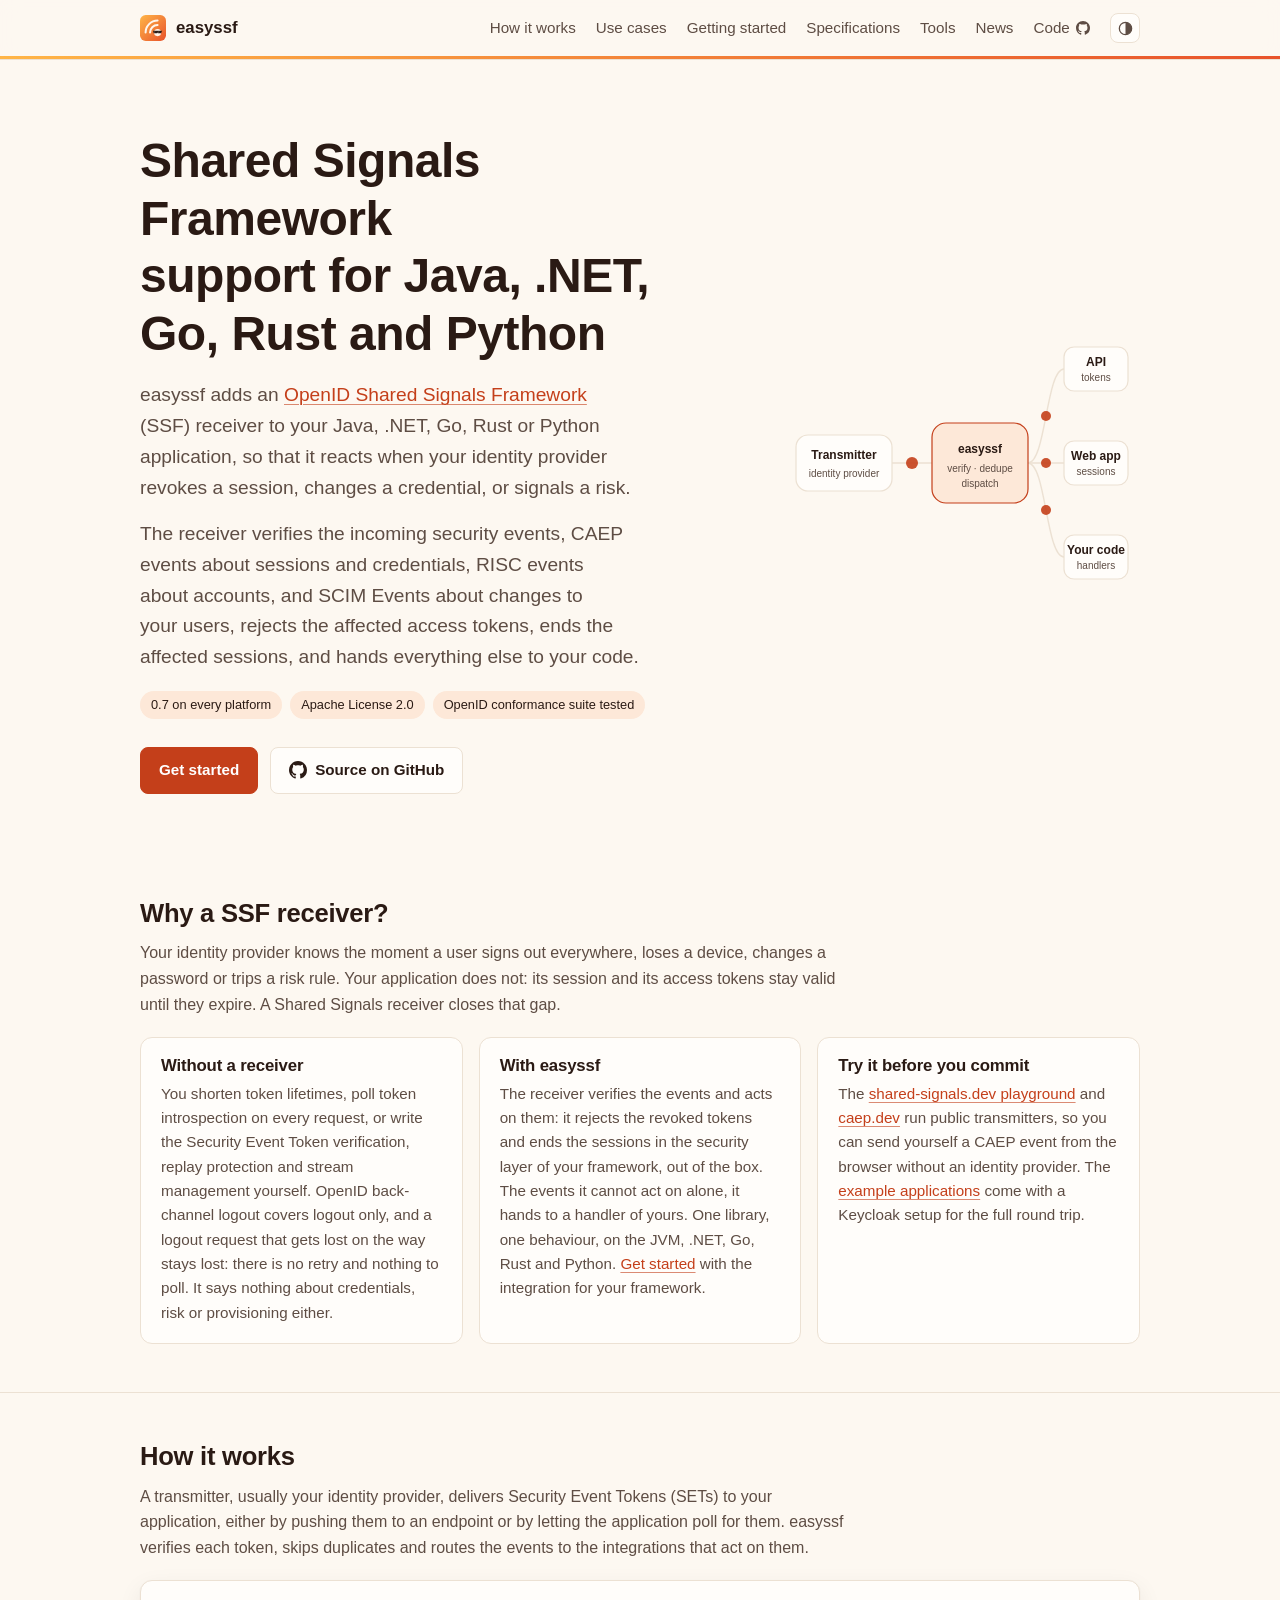
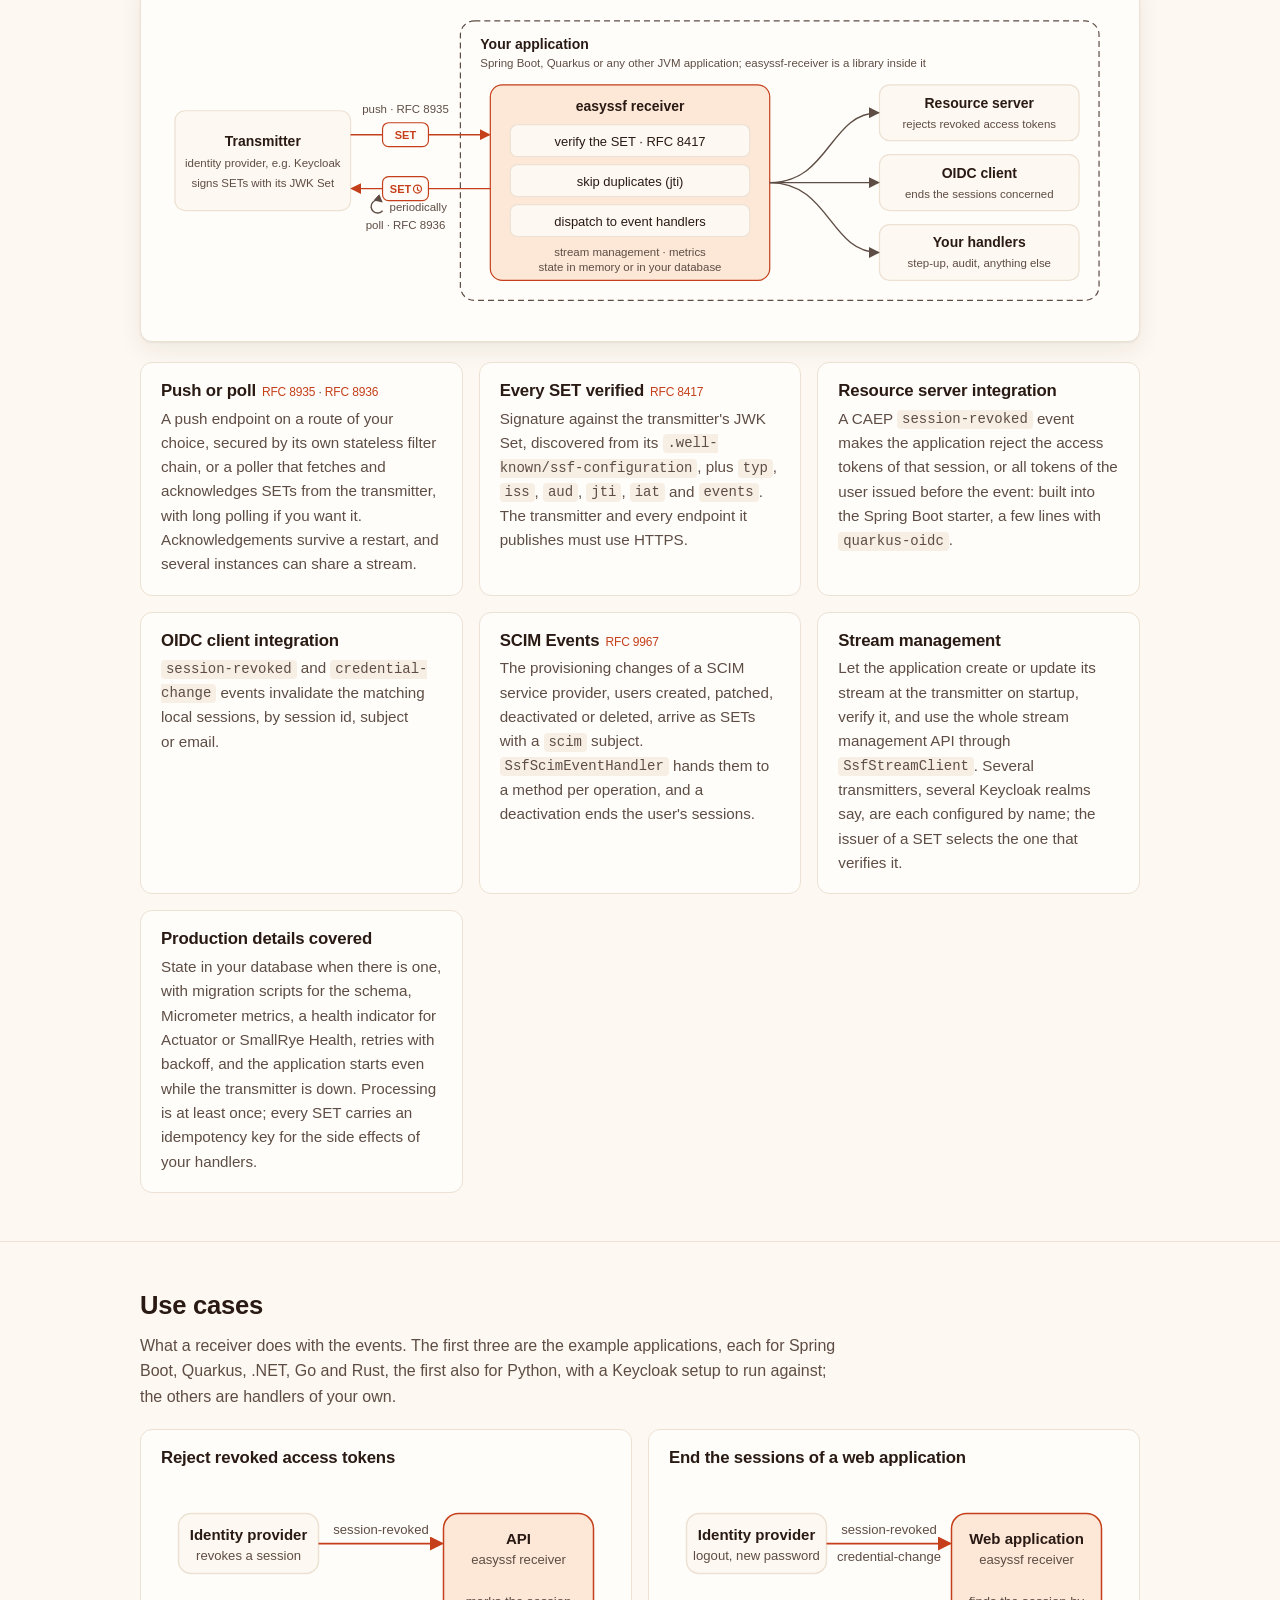
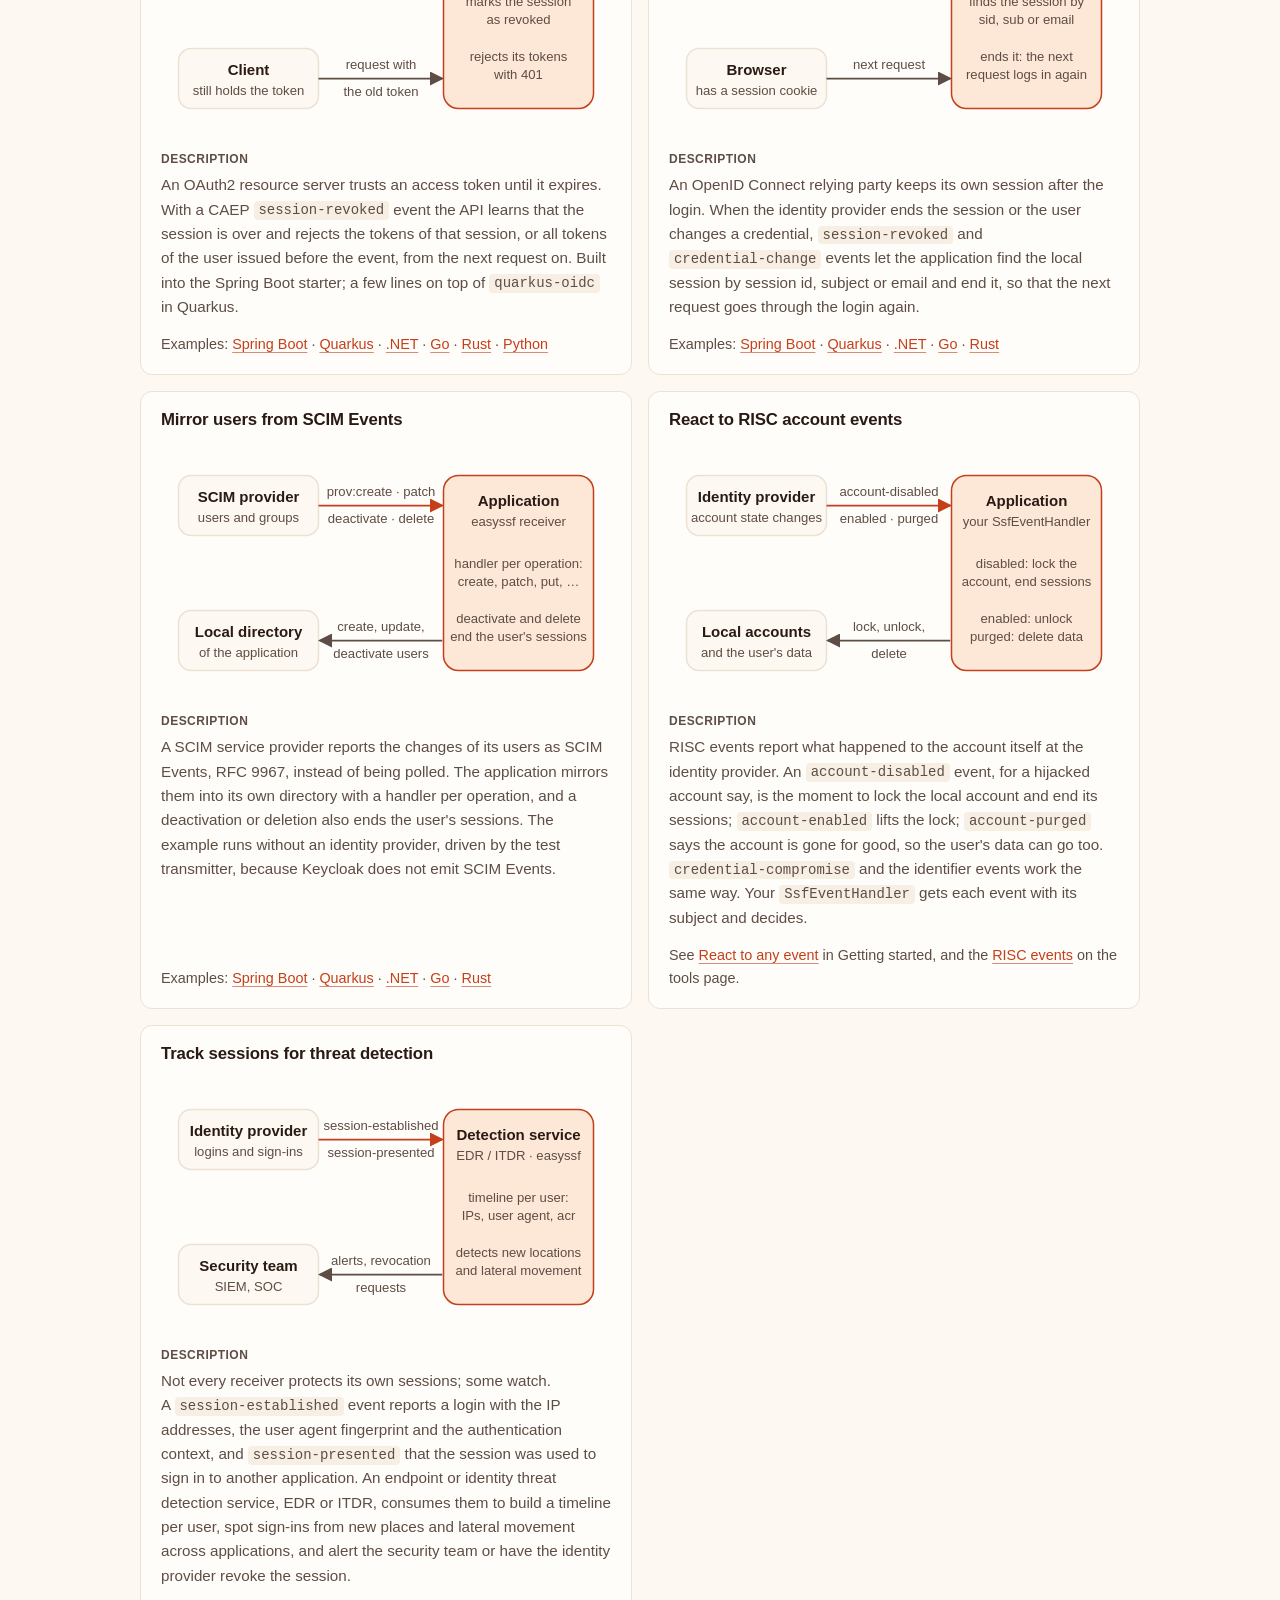
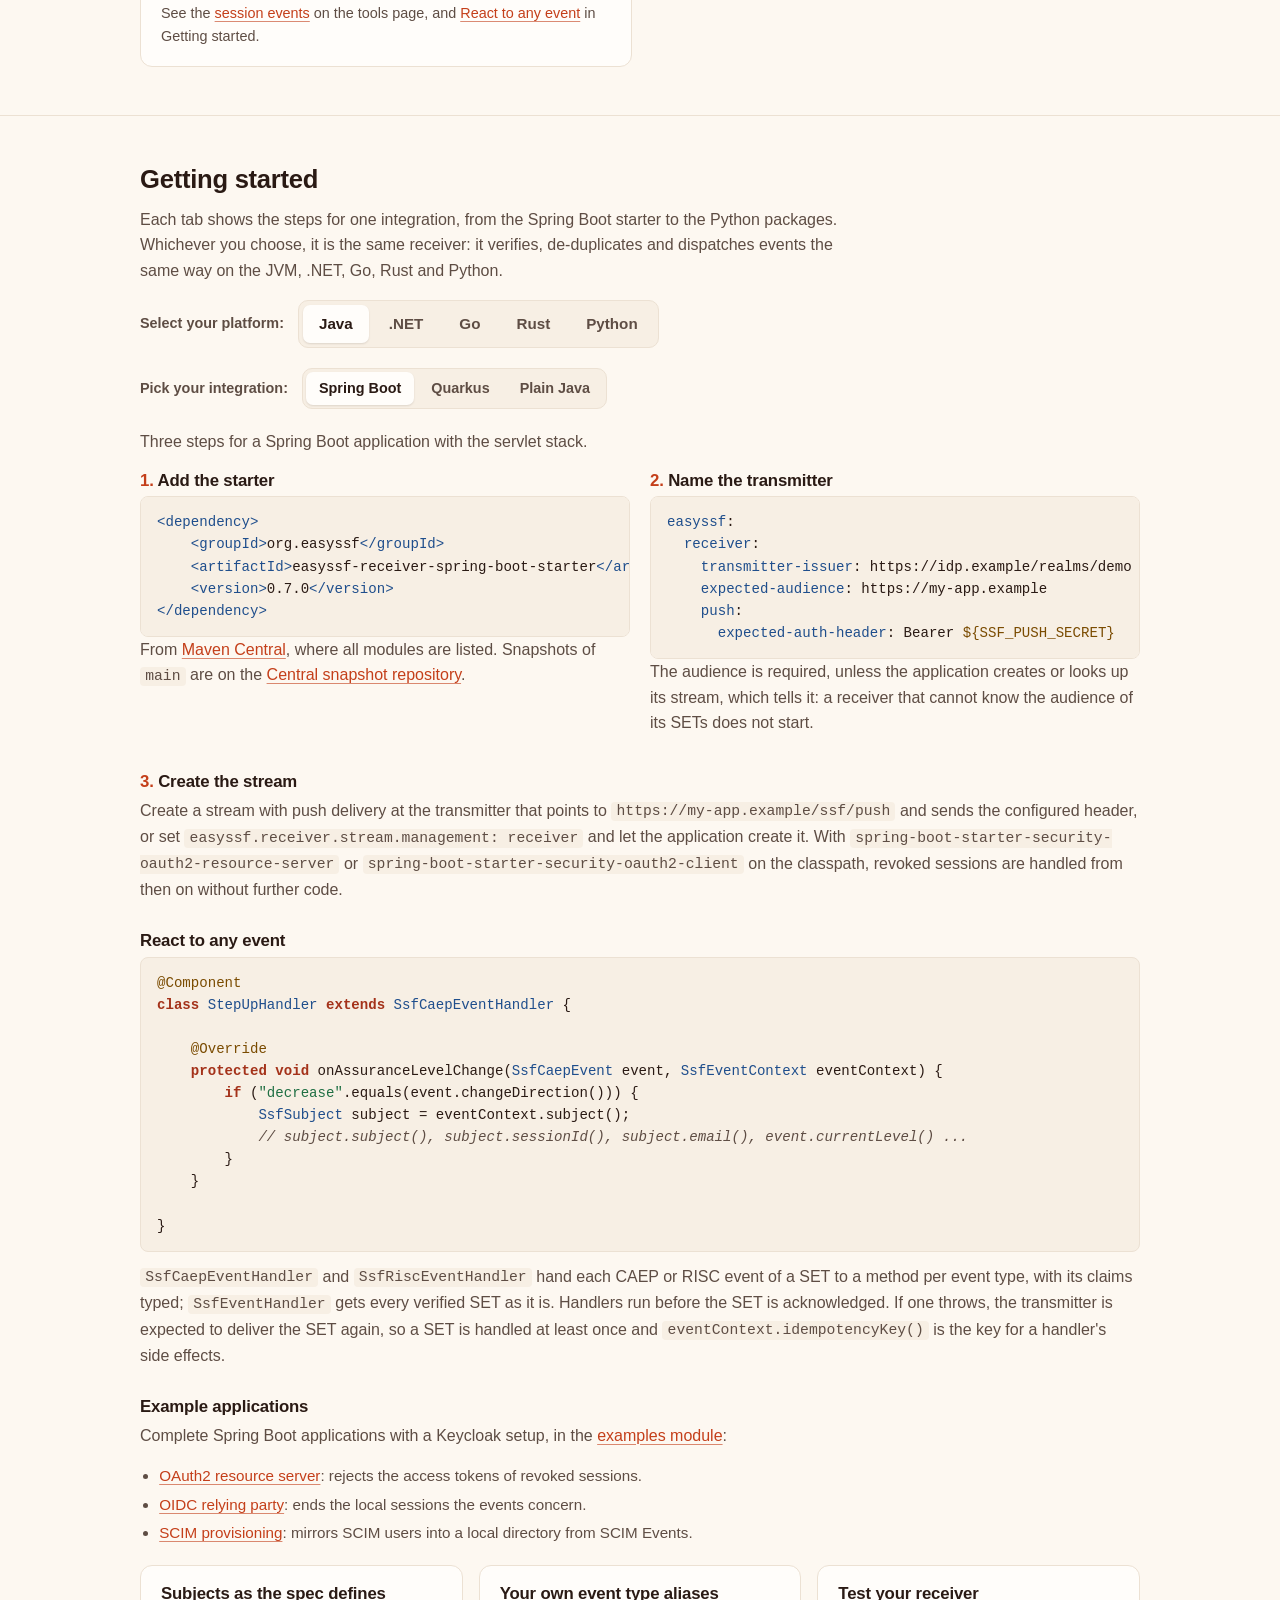
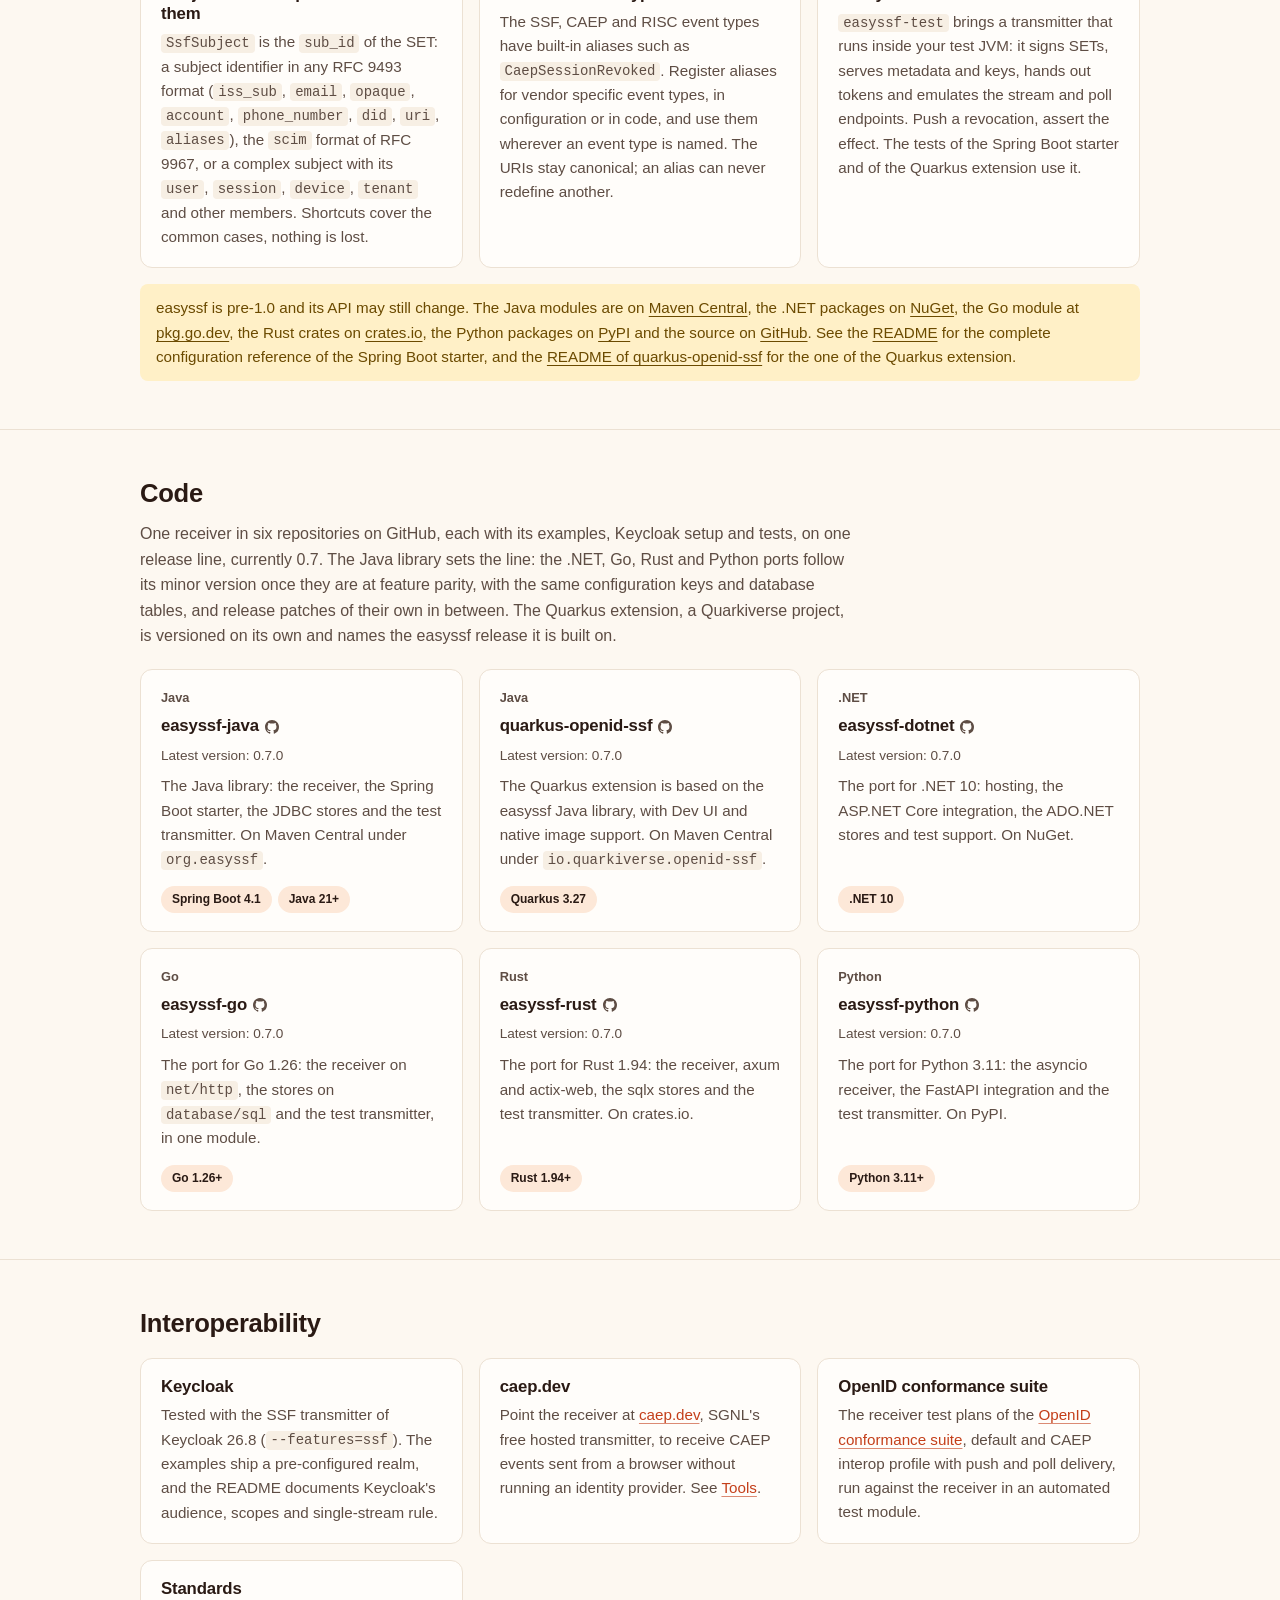
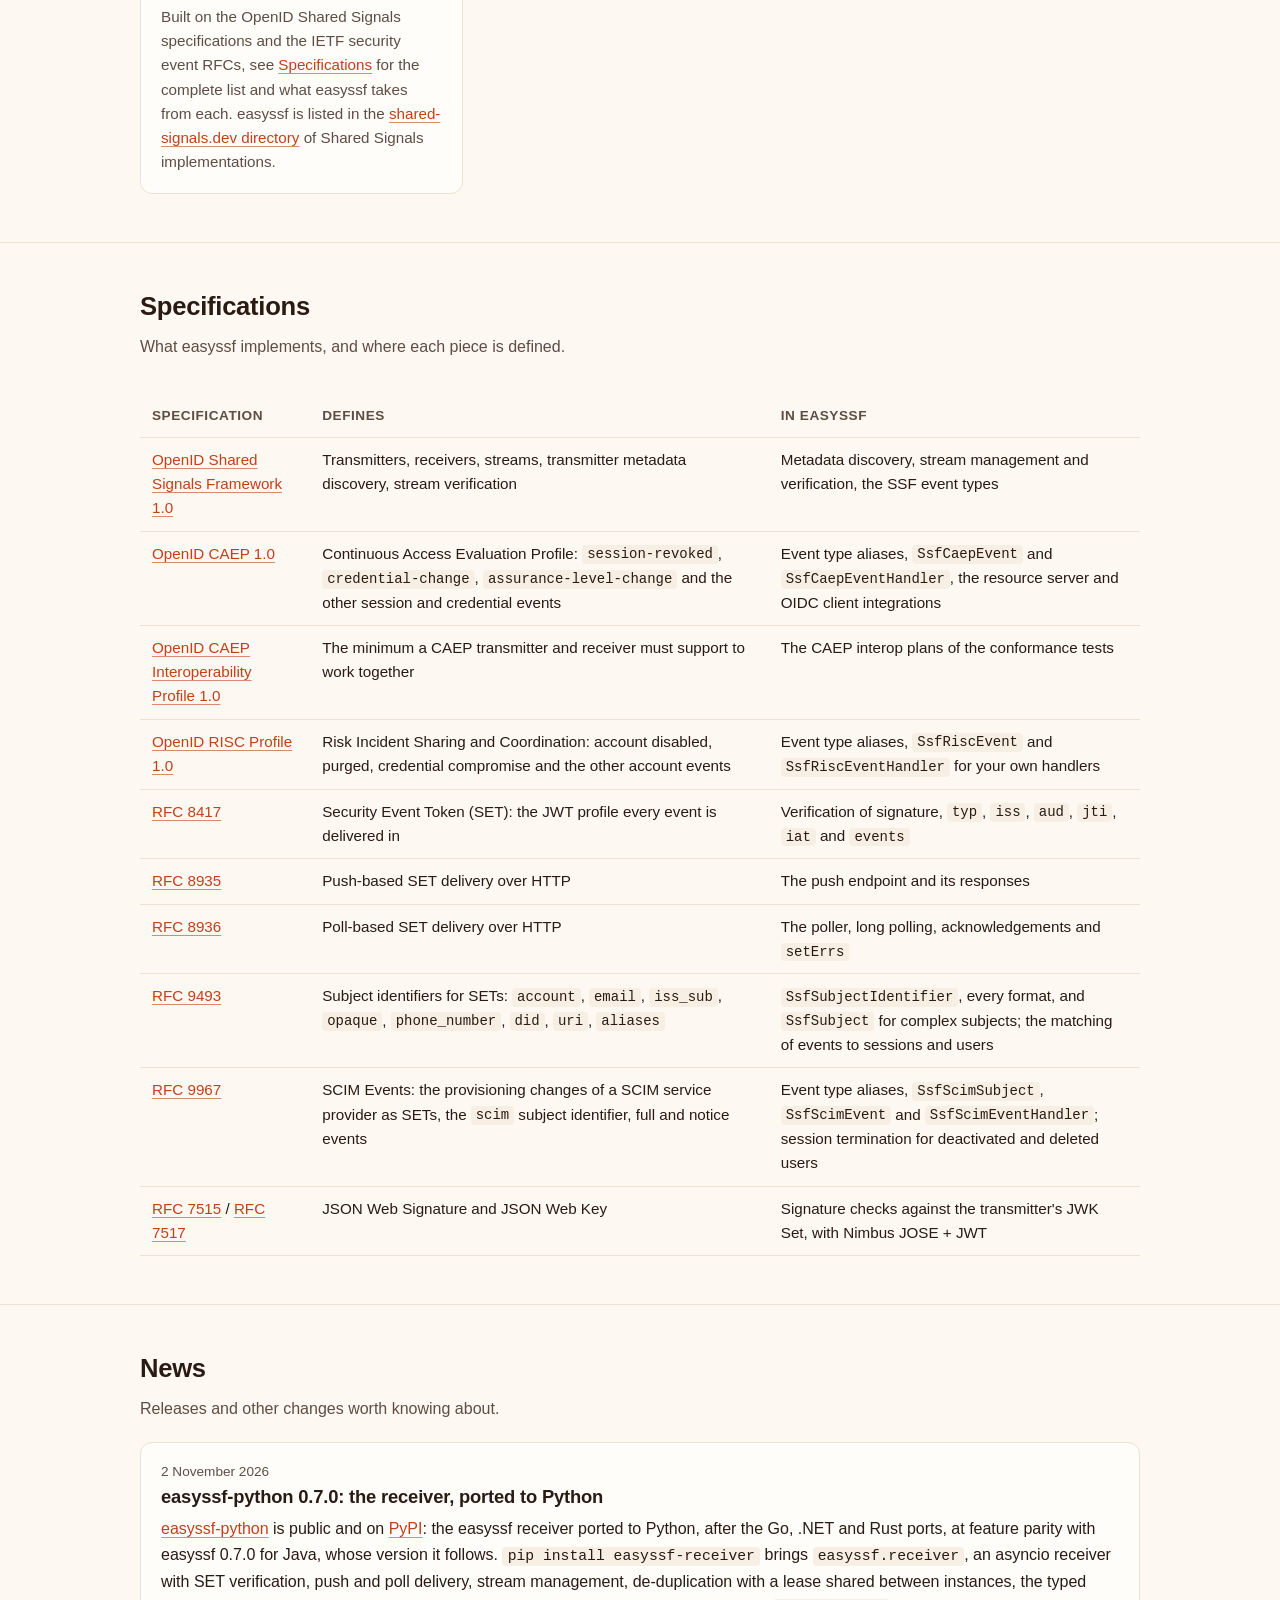
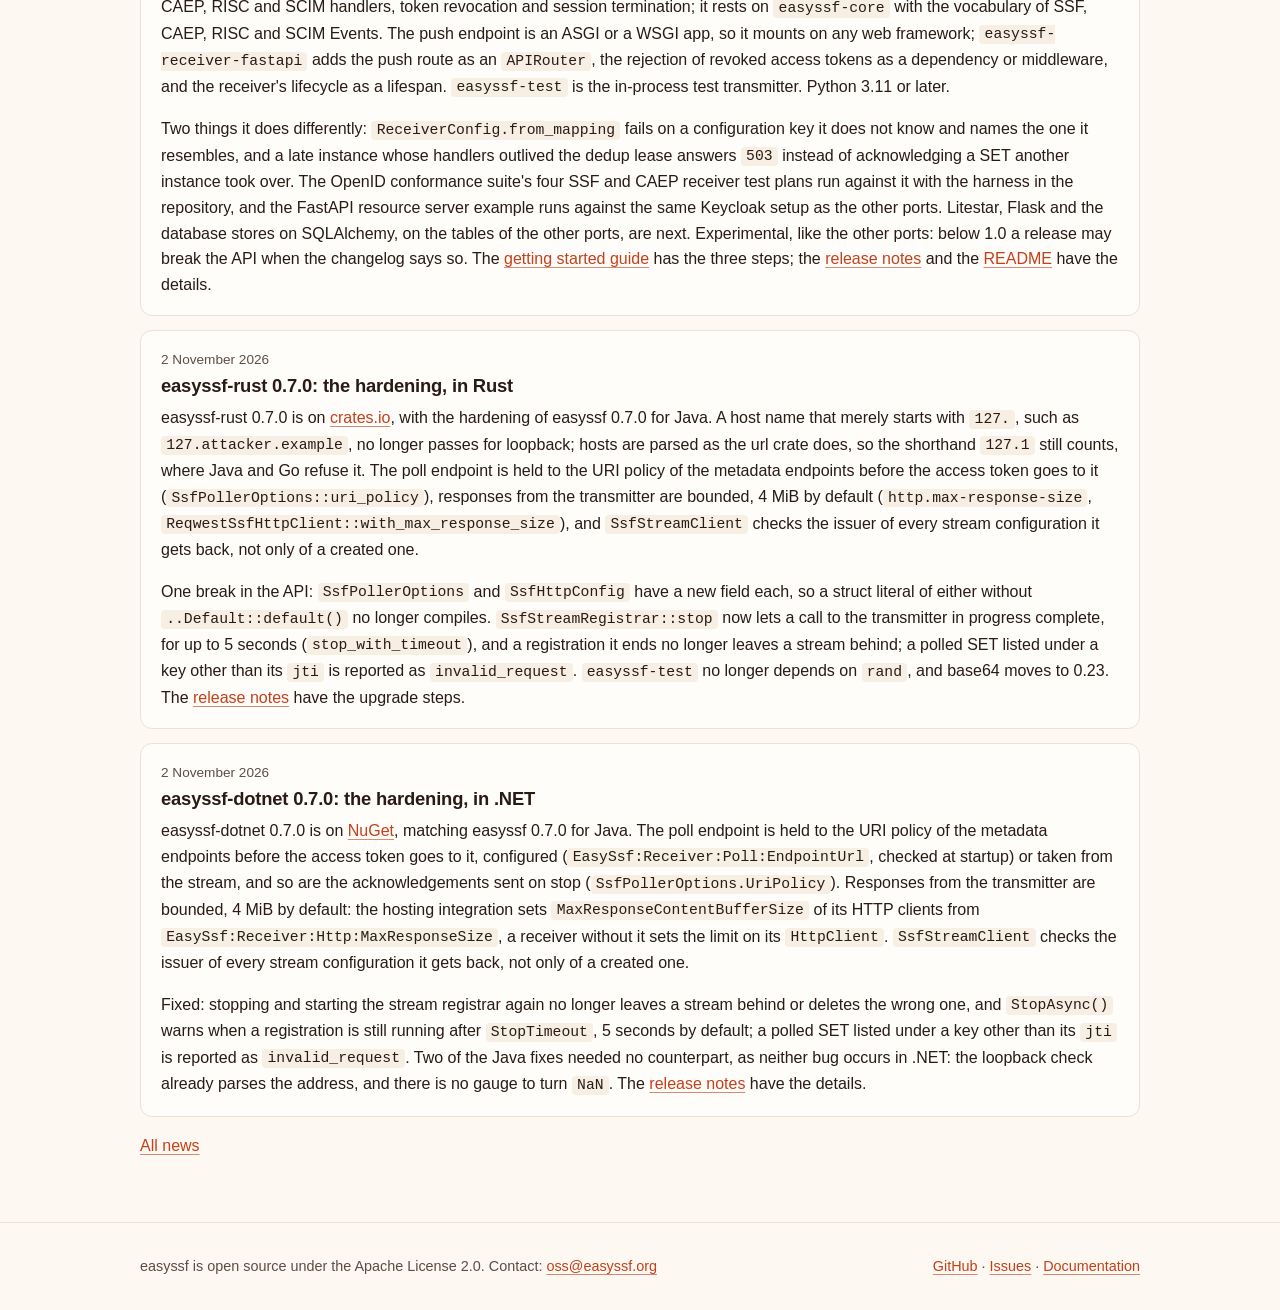
<file: index.html>
<!doctype html>
<html lang="en">
<head>
<meta charset="utf-8">
<meta name="viewport" content="width=device-width, initial-scale=1, viewport-fit=cover">
<title>easyssf · Shared Signals Framework support for Java, .NET, Go, Rust and Python</title>
<meta name="description" content="easyssf adds an OpenID Shared Signals Framework (SSF) receiver to Java, .NET, Go, Rust and Python applications, with a Spring Boot starter, a Quarkus extension, an ASP.NET Core integration, a net/http handler, axum and actix-web crates and a FastAPI integration: it verifies security event tokens, revokes access tokens and ends sessions when the identity provider says so.">
<link rel="icon" href="easyssf-icon.svg" type="image/svg+xml">
<link rel="apple-touch-icon" href="apple-touch-icon.png">
<link rel="canonical" href="https://easyssf.org/">
<meta name="google-site-verification" content="a7IMdQaPry9uSsgeSoEvLAKS5D6eS8xMz1yToHgwkIQ">
<meta name="robots" content="index, follow, max-image-preview:large">
<meta name="theme-color" content="#fdf8f1" media="(prefers-color-scheme: light)">
<meta name="theme-color" content="#171210" media="(prefers-color-scheme: dark)">
<meta property="og:site_name" content="easyssf">
<meta property="og:title" content="easyssf · Shared Signals Framework support for Java, .NET, Go, Rust and Python">
<meta property="og:description" content="Add an OpenID Shared Signals Framework receiver to your Java, .NET, Go, Rust or Python application, Spring Boot, Quarkus, ASP.NET Core, net/http, axum, actix-web and FastAPI included: verified security event tokens, revoked access tokens, ended sessions, tested with the OpenID conformance suite.">
<meta property="og:url" content="https://easyssf.org/">
<meta property="og:type" content="website">
<meta property="og:locale" content="en_US">
<meta property="og:image" content="https://easyssf.org/og-image.png">
<meta property="og:image:width" content="1200">
<meta property="og:image:height" content="630">
<meta property="og:image:alt" content="easyssf: Shared Signals Framework support for Java, .NET, Go, Rust and Python, as a Spring Boot starter, a Quarkus extension, a plain Java library, an ASP.NET Core integration, a Go module, Rust crates and Python packages">
<meta name="twitter:card" content="summary_large_image">
<meta name="twitter:title" content="easyssf · Shared Signals Framework support for Java, .NET, Go, Rust and Python">
<meta name="twitter:description" content="Add an OpenID Shared Signals Framework receiver to your Java, .NET, Go, Rust or Python application, Spring Boot, Quarkus, ASP.NET Core, net/http, axum, actix-web and FastAPI included, tested with the OpenID conformance suite.">
<meta name="twitter:image" content="https://easyssf.org/og-image.png">
<link rel="sitemap" type="application/xml" href="sitemap.xml">
<link rel="stylesheet" href="site.css">
<script>/* the chosen theme, before the first paint */try{var t=localStorage.getItem('easyssf.theme');if(t==='light'||t==='dark'){document.documentElement.setAttribute('data-theme',t);}}catch(e){}</script>
<script type="application/ld+json">
{
  "@context": "https://schema.org",
  "@graph": [
    {
      "@type": "WebSite",
      "@id": "https://easyssf.org/#website",
      "url": "https://easyssf.org/",
      "name": "easyssf",
      "description": "Shared Signals Framework support for Java, .NET, Go, Rust and Python",
      "inLanguage": "en"
    },
    {
      "@type": "SoftwareSourceCode",
      "@id": "https://easyssf.org/#software",
      "name": "easyssf",
      "url": "https://easyssf.org/",
      "codeRepository": "https://github.com/easyssf/easyssf-java",
      "programmingLanguage": "Java",
      "runtimePlatform": ["Java 21", "Spring Boot 4.1", "Quarkus 3.27"],
      "license": "https://www.apache.org/licenses/LICENSE-2.0",
      "description": "A library that adds an OpenID Shared Signals Framework (SSF) receiver to Java, .NET, Go, Rust and Python applications, with a Spring Boot starter, a Quarkus extension, an ASP.NET Core integration, a net/http handler, axum and actix-web crates and a FastAPI integration: it verifies security event tokens, revokes access tokens and ends sessions when the identity provider says so.",
      "keywords": ["Shared Signals Framework", "SSF", "CAEP", "RISC", "SCIM Events", "Security Event Token", "OpenID", "Spring Boot", "Quarkus", "Java", ".NET", "Go", "Rust", "Python", "FastAPI", "Keycloak"],
      "about": [
        {"@type": "Thing", "name": "OpenID Shared Signals Framework 1.0", "url": "https://openid.net/specs/openid-sharedsignals-framework-1_0.html"},
        {"@type": "Thing", "name": "OpenID CAEP 1.0", "url": "https://openid.net/specs/openid-caep-1_0.html"},
        {"@type": "Thing", "name": "OpenID RISC Profile 1.0", "url": "https://openid.net/specs/openid-risc-1_0.html"},
        {"@type": "Thing", "name": "RFC 9967 SCIM Events", "url": "https://www.rfc-editor.org/rfc/rfc9967"}
      ]
    }
  ]
}
</script>
</head>
<body>

<header class="site">
  <div class="wrap">
    <a class="brand" href="#top" aria-label="easyssf">
      <img src="easyssf-icon.svg" alt="" width="26" height="26">
      easyssf
    </a>
    <nav class="top">
      <a href="#how">How it works</a>
      <a href="#usecases" class="hide-xs">Use cases</a>
      <a href="#start" class="hide-xs">Getting started</a>
      <a href="#specs" class="hide-sm">Specifications</a>
      <a href="tools.html">Tools</a>
      <a href="#news">News</a>
      <a href="#code">Code <svg class="gh" width="14" height="14" viewBox="0 0 16 16" aria-hidden="true"><path fill="currentColor" d="M8 0C3.58 0 0 3.58 0 8c0 3.54 2.29 6.53 5.47 7.59.4.07.55-.17.55-.38 0-.19-.01-.82-.01-1.49-2.01.37-2.53-.49-2.69-.94-.09-.23-.48-.94-.82-1.13-.28-.15-.68-.52-.01-.53.63-.01 1.08.58 1.23.82.72 1.21 1.87.87 2.33.66.07-.52.28-.87.51-1.07-1.78-.2-3.64-.89-3.64-3.95 0-.87.31-1.59.82-2.15-.08-.2-.36-1.02.08-2.12 0 0 .67-.21 2.2.82.64-.18 1.32-.27 2-.27.68 0 1.36.09 2 .27 1.53-1.04 2.2-.82 2.2-.82.44 1.1.16 1.92.08 2.12.51.56.82 1.27.82 2.15 0 3.07-1.87 3.75-3.65 3.95.29.25.54.73.54 1.48 0 1.07-.01 1.93-.01 2.2 0 .21.15.46.55.38A8.01 8.01 0 0 0 16 8c0-4.42-3.58-8-8-8z"/></svg></a>
      <button type="button" class="theme-toggle" data-theme-toggle aria-label="Theme: follows the system" title="Theme: follows the system">
        <svg class="icon-auto" viewBox="0 0 20 20" aria-hidden="true"><circle cx="10" cy="10" r="7.25" fill="none" stroke="currentColor" stroke-width="1.5"/><path d="M10 2.75a7.25 7.25 0 0 1 0 14.5z" fill="currentColor"/></svg>
        <svg class="icon-sun" viewBox="0 0 20 20" aria-hidden="true"><circle cx="10" cy="10" r="3.75" fill="none" stroke="currentColor" stroke-width="1.5"/><path d="M10 1.5v2.5M10 16v2.5M1.5 10H4M16 10h2.5M4 4l1.8 1.8M14.2 14.2 16 16M4 16l1.8-1.8M14.2 5.8 16 4" fill="none" stroke="currentColor" stroke-width="1.5" stroke-linecap="round"/></svg>
        <svg class="icon-moon" viewBox="0 0 20 20" aria-hidden="true"><path d="M16.5 12.2A7 7 0 0 1 7.8 3.5a7 7 0 1 0 8.7 8.7z" fill="none" stroke="currentColor" stroke-width="1.5" stroke-linejoin="round"/></svg>
      </button>
    </nav>
  </div>
</header>

<main id="top">

<div class="hero wrap">
<div class="hero-text">
  <h1>Shared Signals Framework<br>support for Java, .NET, Go, Rust&nbsp;and&nbsp;Python</h1>
  <p class="lead">easyssf adds an <a href="https://openid.net/specs/openid-sharedsignals-framework-1_0.html">OpenID
    Shared Signals Framework</a> (SSF) receiver to your Java, .NET, Go, Rust or Python application, so that it reacts when your identity
    provider revokes a session, changes a credential, or signals a risk.</p>
  <p class="lead">The receiver verifies the incoming security events, CAEP events about sessions and credentials, RISC events about
    accounts, and SCIM Events about changes to your users, rejects the affected access tokens, ends the affected
    sessions, and hands everything else to your code.</p>
  <div class="badges">
    <a class="badge" href="#code">0.7 on every platform</a>
    <span class="badge">Apache License 2.0</span>
    <a class="badge" href="https://github.com/easyssf/easyssf-java/tree/main/easyssf-receiver-spring-boot-conformance-tests">OpenID conformance suite tested</a>
  </div>
  <div class="cta">
    <a class="btn primary" href="#start">Get started</a>
    <a class="btn" href="https://github.com/easyssf/easyssf-java">
      <svg viewBox="0 0 16 16" aria-hidden="true"><path fill="currentColor" d="M8 0C3.58 0 0 3.58 0 8c0 3.54 2.29 6.53 5.47 7.59.4.07.55-.17.55-.38 0-.19-.01-.82-.01-1.49-2.01.37-2.53-.49-2.69-.94-.09-.23-.48-.94-.82-1.13-.28-.15-.68-.52-.01-.53.63-.01 1.08.58 1.23.82.72 1.21 1.87.87 2.33.66.07-.52.28-.87.51-1.07-1.78-.2-3.64-.89-3.64-3.95 0-.87.31-1.59.82-2.15-.08-.2-.36-1.02.08-2.12 0 0 .67-.21 2.2.82.64-.18 1.32-.27 2-.27.68 0 1.36.09 2 .27 1.53-1.04 2.2-.82 2.2-.82.44 1.1.16 1.92.08 2.12.51.56.82 1.27.82 2.15 0 3.07-1.87 3.75-3.65 3.95.29.25.54.73.54 1.48 0 1.07-.01 1.93-.01 2.2 0 .21.15.46.55.38A8.01 8.01 0 0 0 16 8c0-4.42-3.58-8-8-8z"/></svg>
      Source on GitHub
    </a>
  </div>
</div>
<!-- decorative: signals travel from the identity provider through the receiver to the application -->
<div class="hero-art" aria-hidden="true">
  <svg viewBox="0 0 360 280" focusable="false">
    <g class="rings">
      <circle class="ring" cx="64" cy="140" r="36"/>
      <circle class="ring" cx="64" cy="140" r="36"/>
      <circle class="ring" cx="64" cy="140" r="36"/>
    </g>
    <path class="wire" d="M112,140 L152,140"/>
    <path class="wire" d="M248,140 C266,140 266,46 284,46"/>
    <path class="wire" d="M248,140 L284,140"/>
    <path class="wire" d="M248,140 C266,140 266,234 284,234"/>
    <g class="node">
      <rect x="16" y="112" width="96" height="56" rx="12"/>
      <text x="64" y="136" class="title">Transmitter</text>
      <text x="64" y="154" class="small">identity provider</text>
    </g>
    <g class="node receiver">
      <rect x="152" y="100" width="96" height="80" rx="14"/>
      <text x="200" y="130" class="title">easyssf</text>
      <text x="200" y="149" class="small">verify · dedupe</text>
      <text x="200" y="164" class="small">dispatch</text>
    </g>
    <g class="node">
      <rect x="284" y="24" width="64" height="44" rx="10"/>
      <text x="316" y="43" class="title">API</text>
      <text x="316" y="58" class="small">tokens</text>
    </g>
    <g class="node">
      <rect x="284" y="118" width="64" height="44" rx="10"/>
      <text x="316" y="137" class="title">Web app</text>
      <text x="316" y="152" class="small">sessions</text>
    </g>
    <g class="node">
      <rect x="284" y="212" width="64" height="44" rx="10"/>
      <text x="316" y="231" class="title">Your code</text>
      <text x="316" y="246" class="small">handlers</text>
    </g>
    <circle class="token in" r="6"/>
    <circle class="token out out-1" r="5"/>
    <circle class="token out out-2" r="5"/>
    <circle class="token out out-3" r="5"/>
  </svg>
</div>
</div>

<section id="why">
  <div class="wrap">
    <h2>Why a SSF receiver?</h2>
    <p class="muted intro">Your identity provider knows the moment a user signs out everywhere, loses
      a device, changes a password or trips a risk rule. Your application does not: its session and its access tokens
      stay valid until they expire. A Shared Signals receiver closes that gap.</p>
    <div class="grid why">
      <div class="card">
        <h3 id="without-a-receiver">Without a receiver</h3>
        <p>You shorten token lifetimes, poll token introspection on every request, or write the Security Event Token
          verification, replay protection and stream management yourself. OpenID back-channel logout covers logout
          only, and a logout request that gets lost on the way stays lost: there is no retry and nothing to poll. It says
          nothing about credentials, risk or provisioning either.</p>
      </div>
      <div class="card">
        <h3 id="with-easyssf">With easyssf</h3>
        <p>The receiver verifies the events and acts on them: it rejects the revoked tokens and ends the sessions in the
          security layer of your framework, out of the box. The events it cannot act on alone, it hands to a handler of
          yours. One library, one behaviour, on the JVM, .NET, Go, Rust and Python. <a href="#start">Get started</a> with
          the integration for your framework.</p>
      </div>
      <div class="card">
        <h3 id="try-it-first">Try it before you commit</h3>
        <p>The <a href="https://shared-signals.dev/playground/">shared-signals.dev playground</a> and
          <a href="https://caep.dev">caep.dev</a> run public transmitters, so you can send yourself a CAEP event from the
          browser without an identity provider. The <a href="#usecases">example applications</a> come with a Keycloak
          setup for the full round trip.</p>
      </div>
    </div>
  </div>
</section>

<section id="how">
  <div class="wrap">
    <h2>How it works</h2>
    <p class="muted intro">A transmitter, usually your identity provider, delivers Security Event Tokens (SETs)
      to your application, either by pushing them to an endpoint or by letting the application poll for them.
      easyssf verifies each token, skips duplicates and routes the events to the integrations that act on them.</p>

    <div class="diagram">
      <svg viewBox="0 0 960 320" role="img" aria-labelledby="diag-title">
        <title id="diag-title">The transmitter pushes signed Security Event Tokens to your application, or the application polls for them periodically; inside the application the easyssf receiver library verifies them and acts on the resource server, the OIDC client and your handlers</title>
        <defs>
          <marker id="arrowhead" markerWidth="8" markerHeight="8" refX="7" refY="4" orient="auto"><path d="M0,0 L8,4 L0,8 z" fill="#5e4d44"/></marker>
          <marker id="arrowhead-accent" markerWidth="8" markerHeight="8" refX="7" refY="4" orient="auto"><path class="accent" d="M0,0 L8,4 L0,8 z" fill="#c43f1a"/></marker>
          <marker id="arrowhead-small" markerWidth="6" markerHeight="6" refX="5" refY="3" orient="auto"><path d="M0,0 L6,3 L0,6 z" fill="#5e4d44"/></marker>
        </defs>

        <!-- transmitter, outside the application -->
        <rect class="box" x="14" y="110" width="176" height="100" rx="10"/>
        <text class="title" x="102" y="145" text-anchor="middle">Transmitter</text>
        <text class="small" x="102" y="166" text-anchor="middle">identity provider, e.g. Keycloak</text>
        <text class="small" x="102" y="186" text-anchor="middle">signs SETs with its JWK Set</text>

        <!-- your application: everything on the right runs inside it -->
        <rect class="box app" x="300" y="20" width="640" height="280" rx="14"/>
        <text class="title" x="320" y="48">Your application</text>
        <text class="small" x="320" y="66">Spring Boot, Quarkus or any other JVM application; easyssf-receiver is a library inside it</text>

        <!-- the receiver library -->
        <rect class="box accent" x="330" y="84" width="280" height="196" rx="12"/>
        <text class="title" x="470" y="110" text-anchor="middle">easyssf receiver</text>
        <rect class="box" x="350" y="124" width="240" height="32" rx="7"/>
        <text x="470" y="145" text-anchor="middle">verify the SET · RFC 8417</text>
        <rect class="box" x="350" y="164" width="240" height="32" rx="7"/>
        <text x="470" y="185" text-anchor="middle">skip duplicates (jti)</text>
        <rect class="box" x="350" y="204" width="240" height="32" rx="7"/>
        <text x="470" y="225" text-anchor="middle">dispatch to event handlers</text>
        <text class="small" x="470" y="256" text-anchor="middle">stream management · metrics</text>
        <text class="small" x="470" y="271" text-anchor="middle">state in memory or in your database</text>

        <!-- the parts of the application the receiver acts on -->
        <rect class="box" x="720" y="84" width="200" height="56" rx="10"/>
        <text class="title" x="820" y="107" text-anchor="middle">Resource server</text>
        <text class="small" x="820" y="127" text-anchor="middle">rejects revoked access tokens</text>

        <rect class="box" x="720" y="154" width="200" height="56" rx="10"/>
        <text class="title" x="820" y="177" text-anchor="middle">OIDC client</text>
        <text class="small" x="820" y="197" text-anchor="middle">ends the sessions concerned</text>

        <rect class="box" x="720" y="224" width="200" height="56" rx="10"/>
        <text class="title" x="820" y="247" text-anchor="middle">Your handlers</text>
        <text class="small" x="820" y="267" text-anchor="middle">step-up, audit, anything else</text>

        <!-- arrows, drawn last so that their heads lie on top of the boxes -->
        <!-- push: the transmitter delivers a signed SET to the application's endpoint -->
        <path class="arrow accent" marker-end="url(#arrowhead-accent)" d="M190,134 L329,134"/>
        <text class="small" x="245" y="112" text-anchor="middle">push · RFC 8935</text>
        <!-- poll: the application fetches the SETs periodically -->
        <path class="arrow accent" marker-end="url(#arrowhead-accent)" d="M330,188 L191,188"/>
        <path class="cycle" marker-end="url(#arrowhead-small)" d="M222,210.2 A6.5,6.5 0 1 1 221.2,201"/>
        <text class="small" x="229" y="210">periodically</text>
        <text class="small" x="245" y="228" text-anchor="middle">poll · RFC 8936</text>
        <!-- a Security Event Token on each way: a signed JWT -->
        <g class="set" transform="translate(222,122)">
          <rect width="46" height="24" rx="6"/>
          <text x="23" y="16.5" text-anchor="middle">SET</text>
        </g>
        <g class="set" transform="translate(222,176)">
          <rect width="46" height="24" rx="6"/>
          <text x="18" y="16.5" text-anchor="middle">SET</text>
          <path class="seal" d="M35,8.5 a4,4 0 1 1 0,8 a4,4 0 1 1 0,-8 M35,10.5 v2.5 l1.6,1.2"/>
        </g>
        <!-- the receiver acts on the application -->
        <path class="arrow" marker-end="url(#arrowhead)" d="M610,182 C670,182 670,112 719,112"/>
        <path class="arrow" marker-end="url(#arrowhead)" d="M610,182 L719,182"/>
        <path class="arrow" marker-end="url(#arrowhead)" d="M610,182 C670,182 670,252 719,252"/>
      </svg>
    </div>

    <div class="grid">
      <div class="card">
        <h3 id="push-or-poll">Push or poll<span class="rfc"><a href="https://www.rfc-editor.org/rfc/rfc8935">RFC 8935</a> · <a href="https://www.rfc-editor.org/rfc/rfc8936">RFC 8936</a></span></h3>
        <p>A push endpoint on a route of your choice, secured by its own stateless filter chain, or a poller
          that fetches and acknowledges SETs from the transmitter, with long polling if you want it. Acknowledgements
          survive a restart, and several instances can share a stream.</p>
      </div>
      <div class="card">
        <h3 id="every-set-verified">Every SET verified<span class="rfc"><a href="https://www.rfc-editor.org/rfc/rfc8417">RFC 8417</a></span></h3>
        <p>Signature against the transmitter's JWK Set, discovered from its <code>.well-known/ssf-configuration</code>,
          plus <code>typ</code>, <code>iss</code>, <code>aud</code>, <code>jti</code>, <code>iat</code> and <code>events</code>.
          The transmitter and every endpoint it publishes must use HTTPS.</p>
      </div>
      <div class="card">
        <h3 id="resource-server-integration">Resource server integration</h3>
        <p>A CAEP <code>session-revoked</code> event makes the application reject the access tokens of that session,
          or all tokens of the user issued before the event: built into the Spring Boot starter, a few lines with
          <code>quarkus-oidc</code>.</p>
      </div>
      <div class="card">
        <h3 id="oidc-client-integration">OIDC client integration</h3>
        <p><code>session-revoked</code> and <code>credential-change</code> events invalidate the matching local
          sessions, by session id, subject or email.</p>
      </div>
      <div class="card">
        <h3 id="scim-events">SCIM Events<span class="rfc"><a href="https://www.rfc-editor.org/rfc/rfc9967">RFC 9967</a></span></h3>
        <p>The provisioning changes of a SCIM service provider, users created, patched, deactivated or deleted, arrive
          as SETs with a <code>scim</code> subject. <code>SsfScimEventHandler</code> hands them to a method per
          operation, and a deactivation ends the user's sessions.</p>
      </div>
      <div class="card">
        <h3 id="stream-management">Stream management</h3>
        <p>Let the application create or update its stream at the transmitter on startup, verify it, and use the
          whole stream management API through <code>SsfStreamClient</code>. Several transmitters, several Keycloak
          realms say, are each configured by name; the issuer of a SET selects the one that verifies it.</p>
      </div>
      <div class="card">
        <h3 id="production-details-covered">Production details covered</h3>
        <p>State in your database when there is one, with migration scripts for the schema, Micrometer metrics,
          a health indicator for Actuator or SmallRye Health, retries with backoff, and the application starts even
          while the transmitter is down. Processing is at least once; every SET carries an idempotency key for
          the side effects of your handlers.</p>
      </div>
    </div>
  </div>
</section>

<section id="usecases">
  <div class="wrap">
    <h2>Use cases</h2>
    <p class="muted intro">What a receiver does with the events. The first three are the example applications,
      each for Spring Boot, Quarkus, .NET, Go and Rust, the first also for Python, with a Keycloak setup to run
      against; the others are handlers of your own.</p>
    <div class="grid usecases">

      <div class="card usecase">
        <h3 id="reject-revoked-access-tokens">Reject revoked access tokens</h3>
        <svg viewBox="0 0 360 200" role="img" aria-label="The identity provider sends a session-revoked SET to the API; a client request with the old access token is answered with 401">
          <rect class="box" x="14" y="22" width="112" height="48" rx="10"/>
          <text class="title" x="70" y="43">Identity provider</text>
          <text class="small" x="70" y="59">revokes a session</text>
          <rect class="box" x="14" y="130" width="112" height="48" rx="10"/>
          <text class="title" x="70" y="151">Client</text>
          <text class="small" x="70" y="167">still holds the token</text>
          <rect class="box accent" x="226" y="22" width="120" height="156" rx="12"/>
          <text class="title" x="286" y="46">API</text>
          <text class="small" x="286" y="62">easyssf receiver</text>
          <text class="small" x="286" y="96">marks the session</text>
          <text class="small" x="286" y="110">as revoked</text>
          <text class="small" x="286" y="140">rejects its tokens</text>
          <text class="small" x="286" y="154">with 401</text>
          <path class="arrow accent" marker-end="url(#arrowhead-accent)" d="M126,46 L225,46"/>
          <text class="small" x="176" y="38">session-revoked</text>
          <path class="arrow" marker-end="url(#arrowhead)" d="M126,154 L225,154"/>
          <text class="small" x="176" y="146">request with</text>
          <text class="small" x="176" y="168">the old token</text>
        </svg>
        <p class="caption">Description</p>
        <p>An OAuth2 resource server trusts an access token until it expires. With a CAEP <code>session-revoked</code>
          event the API learns that the session is over and rejects the tokens of that session, or all tokens of the
          user issued before the event, from the next request on. Built into the Spring Boot starter; a few lines on
          top of <code>quarkus-oidc</code> in Quarkus.</p>
        <p class="examples-links">Examples:
          <a href="https://github.com/easyssf/easyssf-java/tree/main/easyssf-receiver-spring-boot-examples/example-resource-server">Spring Boot</a> ·
          <a href="https://github.com/quarkiverse/quarkus-openid-ssf/tree/main/receiver/examples/example-resource-server">Quarkus</a> ·
          <a href="https://github.com/easyssf/easyssf-dotnet/tree/main/examples/EasySsf.Examples.ResourceServer">.NET</a> ·
          <a href="https://github.com/easyssf/easyssf-go/tree/main/examples/resource-server">Go</a> ·
          <a href="https://github.com/easyssf/easyssf-rust/tree/main/examples/example-resource-server">Rust</a> ·
          <a href="https://github.com/easyssf/easyssf-python/tree/main/examples/fastapi/resource-server">Python</a></p>
      </div>

      <div class="card usecase">
        <h3 id="end-the-sessions-of-a-web-application">End the sessions of a web application</h3>
        <svg viewBox="0 0 360 200" role="img" aria-label="The identity provider sends session-revoked or credential-change SETs to the web application, which ends the matching local session; the browser's next request has to log in again">
          <rect class="box" x="14" y="22" width="112" height="48" rx="10"/>
          <text class="title" x="70" y="43">Identity provider</text>
          <text class="small" x="70" y="59">logout, new password</text>
          <rect class="box" x="14" y="130" width="112" height="48" rx="10"/>
          <text class="title" x="70" y="151">Browser</text>
          <text class="small" x="70" y="167">has a session cookie</text>
          <rect class="box accent" x="226" y="22" width="120" height="156" rx="12"/>
          <text class="title" x="286" y="46">Web application</text>
          <text class="small" x="286" y="62">easyssf receiver</text>
          <text class="small" x="286" y="96">finds the session by</text>
          <text class="small" x="286" y="110">sid, sub or email</text>
          <text class="small" x="286" y="140">ends it: the next</text>
          <text class="small" x="286" y="154">request logs in again</text>
          <path class="arrow accent" marker-end="url(#arrowhead-accent)" d="M126,46 L225,46"/>
          <text class="small" x="176" y="38">session-revoked</text>
          <text class="small" x="176" y="60">credential-change</text>
          <path class="arrow" marker-end="url(#arrowhead)" d="M126,154 L225,154"/>
          <text class="small" x="176" y="146">next request</text>
        </svg>
        <p class="caption">Description</p>
        <p>An OpenID Connect relying party keeps its own session after the login. When the identity provider ends the
          session or the user changes a credential, <code>session-revoked</code> and <code>credential-change</code>
          events let the application find the local session by session id, subject or email and end it, so that the
          next request goes through the login again.</p>
        <p class="examples-links">Examples:
          <a href="https://github.com/easyssf/easyssf-java/tree/main/easyssf-receiver-spring-boot-examples/example-oidc-client">Spring Boot</a> ·
          <a href="https://github.com/quarkiverse/quarkus-openid-ssf/tree/main/receiver/examples/example-oidc-client">Quarkus</a> ·
          <a href="https://github.com/easyssf/easyssf-dotnet/tree/main/examples/EasySsf.Examples.OidcClient">.NET</a> ·
          <a href="https://github.com/easyssf/easyssf-go/tree/main/examples/oidc-client">Go</a> ·
          <a href="https://github.com/easyssf/easyssf-rust/tree/main/examples/example-oidc-client">Rust</a></p>
      </div>

      <div class="card usecase">
        <h3 id="mirror-users-from-scim-events">Mirror users from SCIM Events</h3>
        <svg viewBox="0 0 360 200" role="img" aria-label="A SCIM service provider sends provisioning events to the application, which creates, updates, deactivates and deletes the users of its own directory">
          <rect class="box" x="14" y="22" width="112" height="48" rx="10"/>
          <text class="title" x="70" y="43">SCIM provider</text>
          <text class="small" x="70" y="59">users and groups</text>
          <rect class="box" x="14" y="130" width="112" height="48" rx="10"/>
          <text class="title" x="70" y="151">Local directory</text>
          <text class="small" x="70" y="167">of the application</text>
          <rect class="box accent" x="226" y="22" width="120" height="156" rx="12"/>
          <text class="title" x="286" y="46">Application</text>
          <text class="small" x="286" y="62">easyssf receiver</text>
          <text class="small" x="286" y="96">handler per operation:</text>
          <text class="small" x="286" y="110">create, patch, put, …</text>
          <text class="small" x="286" y="140">deactivate and delete</text>
          <text class="small" x="286" y="154">end the user's sessions</text>
          <path class="arrow accent" marker-end="url(#arrowhead-accent)" d="M126,46 L225,46"/>
          <text class="small" x="176" y="38">prov:create · patch</text>
          <text class="small" x="176" y="60">deactivate · delete</text>
          <path class="arrow" marker-end="url(#arrowhead)" d="M225,154 L127,154"/>
          <text class="small" x="176" y="146">create, update,</text>
          <text class="small" x="176" y="168">deactivate users</text>
        </svg>
        <p class="caption">Description</p>
        <p>A SCIM service provider reports the changes of its users as SCIM Events, RFC&nbsp;9967, instead of being polled.
          The application mirrors them into its own directory with a handler per operation, and a deactivation or
          deletion also ends the user's sessions. The example runs without an identity provider, driven by the test
          transmitter, because Keycloak does not emit SCIM Events.</p>
        <p class="examples-links">Examples:
          <a href="https://github.com/easyssf/easyssf-java/tree/main/easyssf-receiver-spring-boot-examples/example-scim-provisioning">Spring Boot</a> ·
          <a href="https://github.com/quarkiverse/quarkus-openid-ssf/tree/main/receiver/examples/example-scim-provisioning">Quarkus</a> ·
          <a href="https://github.com/easyssf/easyssf-dotnet/tree/main/examples/EasySsf.Examples.ScimProvisioning">.NET</a> ·
          <a href="https://github.com/easyssf/easyssf-go/tree/main/examples/scim-provisioning">Go</a> ·
          <a href="https://github.com/easyssf/easyssf-rust/tree/main/examples/example-scim-provisioning">Rust</a></p>
      </div>

      <div class="card usecase">
        <h3 id="react-to-risc-account-events">React to RISC account events</h3>
        <svg viewBox="0 0 360 200" role="img" aria-label="The identity provider sends RISC account events, account-disabled, account-enabled, account-purged, to the application, whose handler locks or unlocks the local account, ends sessions or deletes the user's data">
          <rect class="box" x="14" y="22" width="112" height="48" rx="10"/>
          <text class="title" x="70" y="43">Identity provider</text>
          <text class="small" x="70" y="59">account state changes</text>
          <rect class="box" x="14" y="130" width="112" height="48" rx="10"/>
          <text class="title" x="70" y="151">Local accounts</text>
          <text class="small" x="70" y="167">and the user's data</text>
          <rect class="box accent" x="226" y="22" width="120" height="156" rx="12"/>
          <text class="title" x="286" y="46">Application</text>
          <text class="small" x="286" y="62">your SsfEventHandler</text>
          <text class="small" x="286" y="96">disabled: lock the</text>
          <text class="small" x="286" y="110">account, end sessions</text>
          <text class="small" x="286" y="140">enabled: unlock</text>
          <text class="small" x="286" y="154">purged: delete data</text>
          <path class="arrow accent" marker-end="url(#arrowhead-accent)" d="M126,46 L225,46"/>
          <text class="small" x="176" y="38">account-disabled</text>
          <text class="small" x="176" y="60">enabled · purged</text>
          <path class="arrow" marker-end="url(#arrowhead)" d="M225,154 L127,154"/>
          <text class="small" x="176" y="146">lock, unlock,</text>
          <text class="small" x="176" y="168">delete</text>
        </svg>
        <p class="caption">Description</p>
        <p>RISC events report what happened to the account itself at the identity provider. An
          <code>account-disabled</code> event, for a hijacked account say, is the moment to lock the local account and
          end its sessions; <code>account-enabled</code> lifts the lock; <code>account-purged</code> says the account
          is gone for good, so the user's data can go too. <code>credential-compromise</code> and the identifier events
          work the same way. Your <code>SsfEventHandler</code> gets each event with its subject and decides.</p>
        <p class="examples-links">See <a href="#start">React to any event</a> in Getting started, and the
          <a href="tools.html#events-risc">RISC events</a> on the tools page.</p>
      </div>

      <div class="card usecase">
        <h3 id="track-sessions-for-threat-detection">Track sessions for threat detection</h3>
        <svg viewBox="0 0 360 200" role="img" aria-label="The identity provider sends session-established and session-presented events to a detection service, which builds a timeline per user, detects lateral movement and raises alerts to the security team">
          <rect class="box" x="14" y="22" width="112" height="48" rx="10"/>
          <text class="title" x="70" y="43">Identity provider</text>
          <text class="small" x="70" y="59">logins and sign-ins</text>
          <rect class="box" x="14" y="130" width="112" height="48" rx="10"/>
          <text class="title" x="70" y="151">Security team</text>
          <text class="small" x="70" y="167">SIEM, SOC</text>
          <rect class="box accent" x="226" y="22" width="120" height="156" rx="12"/>
          <text class="title" x="286" y="46">Detection service</text>
          <text class="small" x="286" y="62">EDR / ITDR · easyssf</text>
          <text class="small" x="286" y="96">timeline per user:</text>
          <text class="small" x="286" y="110">IPs, user agent, acr</text>
          <text class="small" x="286" y="140">detects new locations</text>
          <text class="small" x="286" y="154">and lateral movement</text>
          <path class="arrow accent" marker-end="url(#arrowhead-accent)" d="M126,46 L225,46"/>
          <text class="small" x="176" y="38">session-established</text>
          <text class="small" x="176" y="60">session-presented</text>
          <path class="arrow" marker-end="url(#arrowhead)" d="M225,154 L127,154"/>
          <text class="small" x="176" y="146">alerts, revocation</text>
          <text class="small" x="176" y="168">requests</text>
        </svg>
        <p class="caption">Description</p>
        <p>Not every receiver protects its own sessions; some watch. A&nbsp;<code>session-established</code> event reports a
          login with the IP addresses, the user agent fingerprint and the authentication context, and
          <code>session-presented</code> that the session was used to sign in to another application. An endpoint or
          identity threat detection service, EDR or ITDR, consumes them to build a timeline per user, spot sign-ins from
          new places and lateral movement across applications, and alert the security team or have the identity
          provider revoke the session.</p>
        <p class="examples-links">See the <a href="tools.html#event-CaepSessionEstablished">session events</a> on the
          tools page, and <a href="#start">React to any event</a> in Getting started.</p>
      </div>

    </div>
  </div>
</section>

<section id="start">
  <div class="wrap">
    <h2>Getting started</h2>
    <p class="muted intro">Each tab shows the steps for one integration,
      from the Spring Boot starter to the Python packages. Whichever you choose, it is the same receiver:
      it verifies, de-duplicates and dispatches events the same way on the JVM, .NET, Go, Rust and Python.</p>

    <div class="switch-row">
      <span class="switch-label" id="label-platform">Select your platform:</span>
      <div class="switch" role="tablist" aria-labelledby="label-platform">
      <button type="button" role="tab" id="tab-java" aria-controls="start-java" aria-selected="true">Java</button>
      <button type="button" role="tab" id="tab-dotnet" aria-controls="start-dotnet" aria-selected="false" tabindex="-1">.NET</button>
      <button type="button" role="tab" id="tab-go" aria-controls="start-go" aria-selected="false" tabindex="-1">Go</button>
      <button type="button" role="tab" id="tab-rust" aria-controls="start-rust" aria-selected="false" tabindex="-1">Rust</button>
      <button type="button" role="tab" id="tab-python" aria-controls="start-python" aria-selected="false" tabindex="-1">Python</button>
      </div>
    </div>

    <div id="start-java" class="platform" role="tabpanel" aria-labelledby="tab-java">
    <div class="switch-row sub">
      <span class="switch-label" id="label-java-integration">Pick your integration:</span>
      <div class="switch sub" role="tablist" aria-labelledby="label-java-integration">
      <button type="button" role="tab" id="tab-spring-boot" aria-controls="start-spring-boot" aria-selected="true">Spring Boot</button>
      <button type="button" role="tab" id="tab-quarkus" aria-controls="start-quarkus" aria-selected="false" tabindex="-1">Quarkus</button>
      <button type="button" role="tab" id="tab-plain" aria-controls="start-plain" aria-selected="false" tabindex="-1">Plain Java</button>
      </div>
    </div>

    <div id="start-spring-boot" class="framework" role="tabpanel" aria-labelledby="tab-spring-boot">
    <p class="muted">Three steps for a Spring Boot application with the servlet stack.</p>
    <div class="two steps">
      <div class="step">
        <h3 id="spring-boot-add-the-starter">Add the starter</h3>
<pre><code class="language-xml">&lt;dependency&gt;
    &lt;groupId&gt;org.easyssf&lt;/groupId&gt;
    &lt;artifactId&gt;easyssf-receiver-spring-boot-starter&lt;/artifactId&gt;
    &lt;version&gt;0.7.0&lt;/version&gt;
&lt;/dependency&gt;</code></pre>
        <p class="muted">From <a href="https://central.sonatype.com/namespace/org.easyssf">Maven Central</a>, where
          all modules are listed. Snapshots of <code>main</code> are on the
          <a href="https://central.sonatype.com/repository/maven-snapshots/org/easyssf/">Central snapshot repository</a>.</p>
      </div>
      <div class="step">
        <h3 id="spring-boot-name-the-transmitter">Name the transmitter</h3>
<pre><code class="language-yaml">easyssf:
  receiver:
    transmitter-issuer: https://idp.example/realms/demo
    expected-audience: https://my-app.example
    push:
      expected-auth-header: Bearer ${SSF_PUSH_SECRET}</code></pre>
        <p class="muted">The audience is required, unless the application creates or looks up its stream, which
          tells it: a receiver that cannot know the audience of its SETs does not start.</p>
      </div>
    </div>
    <div class="step" style="margin-top:20px">
      <h3 id="spring-boot-create-the-stream">Create the stream</h3>
      <p class="muted">Create a stream with push delivery at the transmitter that points to
        <code>https://my-app.example/ssf/push</code> and sends the configured header, or set
        <code>easyssf.receiver.stream.management: receiver</code> and let the application create it.
        With <code>spring-boot-starter-security-oauth2-resource-server</code> or
        <code>spring-boot-starter-security-oauth2-client</code> on the classpath, revoked sessions are handled
        from then on without further code.</p>
    </div>

    <h3 id="spring-boot-react-to-any-event" style="margin-top:28px">React to any event</h3>
<pre><code class="language-java">@Component
class StepUpHandler extends SsfCaepEventHandler {

    @Override
    protected void onAssuranceLevelChange(SsfCaepEvent event, SsfEventContext eventContext) {
        if ("decrease".equals(event.changeDirection())) {
            SsfSubject subject = eventContext.subject();
            // subject.subject(), subject.sessionId(), subject.email(), event.currentLevel() ...
        }
    }

}</code></pre>
    <p class="muted" style="margin-top:12px"><code>SsfCaepEventHandler</code> and <code>SsfRiscEventHandler</code> hand each
      CAEP or RISC event of a SET to a method per event type, with its claims typed; <code>SsfEventHandler</code>
      gets every verified SET as it is. Handlers run before the SET is acknowledged. If one throws, the
      transmitter is expected to deliver the SET again, so a SET is handled at least once and
      <code>eventContext.idempotencyKey()</code> is the key for a handler's side effects.</p>

    <h3 id="spring-boot-example-applications" style="margin-top:28px">Example applications</h3>
    <p class="muted">Complete Spring Boot applications with a Keycloak setup, in the
      <a href="https://github.com/easyssf/easyssf-java/tree/main/easyssf-receiver-spring-boot-examples">examples module</a>:</p>
    <ul class="examples">
      <li><a href="https://github.com/easyssf/easyssf-java/tree/main/easyssf-receiver-spring-boot-examples/example-resource-server">OAuth2 resource server</a>: rejects the access tokens of revoked sessions.</li>
      <li><a href="https://github.com/easyssf/easyssf-java/tree/main/easyssf-receiver-spring-boot-examples/example-oidc-client">OIDC relying party</a>: ends the local sessions the events concern.</li>
      <li><a href="https://github.com/easyssf/easyssf-java/tree/main/easyssf-receiver-spring-boot-examples/example-scim-provisioning">SCIM provisioning</a>: mirrors SCIM users into a local directory from SCIM Events.</li>
    </ul>
    </div>

    <div id="start-quarkus" class="framework" role="tabpanel" aria-labelledby="tab-quarkus" hidden>
    <p class="muted">Three steps for a Quarkus application.</p>
    <div class="two steps">
      <div class="step">
        <h3 id="quarkus-add-the-extension">Add the extension</h3>
<pre><code class="language-xml">&lt;dependency&gt;
    &lt;groupId&gt;io.quarkiverse.openid-ssf&lt;/groupId&gt;
    &lt;artifactId&gt;quarkus-openid-ssf-receiver&lt;/artifactId&gt;
    &lt;version&gt;0.7.0&lt;/version&gt;
&lt;/dependency&gt;</code></pre>
        <p class="muted">Or <code>quarkus ext add io.quarkiverse.openid-ssf:quarkus-openid-ssf-receiver</code>.
          From <a href="https://central.sonatype.com/namespace/io.quarkiverse.openid-ssf">Maven Central</a>;
          <a href="https://github.com/quarkiverse/quarkus-openid-ssf/releases/tag/0.7.0">0.7.0</a> is built on
          easyssf 0.7.0: poll delivery that survives restarts and runs on several instances, long polling, SCIM Events
          and the typed CAEP and RISC handlers, like the Spring Boot starter. The extension is versioned and released
          on its own; the versions coincide this time.</p>
      </div>
      <div class="step">
        <h3 id="quarkus-name-the-transmitter">Name the transmitter</h3>
<pre><code class="language-properties">quarkus.openid-ssf.receiver.transmitter-issuer=https://idp.example/realms/demo
quarkus.openid-ssf.receiver.events-requested=CaepSessionRevoked,CaepCredentialChange
quarkus.openid-ssf.receiver.push.delivery-endpoint-url=https://my-app.example/ssf/push
quarkus.openid-ssf.receiver.push.expected-auth-header=Bearer ${SSF_PUSH_SECRET}</code></pre>
      </div>
    </div>
    <div class="step" style="margin-top:20px">
      <h3 id="quarkus-create-the-stream">Create the stream</h3>
      <p class="muted">By default the application creates or updates its stream at the transmitter on startup
        and tells the transmitter to send the configured header. It authenticates at the stream management API
        with a client of the transmitter:</p>
<pre><code class="language-properties">quarkus.openid-ssf.receiver.oauth2.token-endpoint=https://idp.example/realms/demo/protocol/openid-connect/token
quarkus.openid-ssf.receiver.oauth2.client-id=my-app
quarkus.openid-ssf.receiver.oauth2.client-secret=${SSF_CLIENT_SECRET}</code></pre>
      <p class="muted" style="margin-top:12px">Or set <code>quarkus.openid-ssf.receiver.stream-management=TRANSMITTER</code>
        and the <code>stream-id</code> of a stream an operator created. With <code>quarkus-oidc</code> in the same
        application, set <code>quarkus.http.auth.proactive=false</code>, so that the header the transmitter sends to
        the push endpoint is not taken for an access token. Rejecting revoked access tokens and ending revoked sessions
        take a few lines on top of <code>SsfTokenRevocationEventHandler</code>, a <code>SecurityIdentityAugmentor</code>
        in a resource server and a <code>TokenStateManager</code> in a web application; the
        <a href="https://github.com/quarkiverse/quarkus-openid-ssf/tree/main/receiver/examples">examples</a> show both.</p>
    </div>

    <h3 id="quarkus-react-to-any-event" style="margin-top:28px">React to any event</h3>
<pre><code class="language-java">@ApplicationScoped
public class StepUpHandler extends SsfCaepEventHandler {

    @Override
    protected void onAssuranceLevelChange(SsfCaepEvent event, SsfEventContext eventContext) {
        if ("decrease".equals(event.changeDirection())) {
            SsfSubject subject = eventContext.subject();
            // subject.subject(), subject.sessionId(), subject.email(), event.currentLevel() ...
        }
    }

}</code></pre>
    <p class="muted" style="margin-top:12px">Every <code>SsfEventHandler</code> bean is invoked for every verified SET,
      before the transmitter gets its answer; <code>SsfCaepEventHandler</code> and <code>SsfRiscEventHandler</code> hand
      each CAEP or RISC event to a method per event type, with its claims typed. If a handler throws, the transmitter
      is expected to deliver the SET again, so a SET is handled at least once and
      <code>eventContext.idempotencyKey()</code> is the key for a handler's side effects.</p>

    <h3 id="quarkus-example-applications" style="margin-top:28px">Example applications</h3>
    <p class="muted">Complete Quarkus applications with a Keycloak setup, in the
      <a href="https://github.com/quarkiverse/quarkus-openid-ssf/tree/main/receiver/examples">examples of quarkus-openid-ssf</a>:</p>
    <ul class="examples">
      <li><a href="https://github.com/quarkiverse/quarkus-openid-ssf/tree/main/receiver/examples/example-resource-server">OAuth2 resource server</a>: rejects the access tokens of revoked sessions.</li>
      <li><a href="https://github.com/quarkiverse/quarkus-openid-ssf/tree/main/receiver/examples/example-oidc-client">OIDC relying party</a>: ends the local sessions the events concern.</li>
      <li><a href="https://github.com/quarkiverse/quarkus-openid-ssf/tree/main/receiver/examples/example-scim-provisioning">SCIM provisioning</a>: mirrors SCIM users into a local directory from SCIM Events.</li>
    </ul>
    </div>

    <div id="start-plain" class="framework" role="tabpanel" aria-labelledby="tab-plain" hidden>
    <p class="muted">For any other framework, or none: <code>easyssf-receiver</code> has no framework dependencies. Add it,
      assemble the parts you need and call them from the endpoint or scheduler of your application. The Spring Boot
      starter and the Quarkus extension are two such integrations.</p>
    <div class="two steps">
      <div class="step">
        <h3 id="plain-add-the-library">Add the library</h3>
<pre><code class="language-xml">&lt;dependency&gt;
    &lt;groupId&gt;org.easyssf&lt;/groupId&gt;
    &lt;artifactId&gt;easyssf-receiver&lt;/artifactId&gt;
    &lt;version&gt;0.7.0&lt;/version&gt;
&lt;/dependency&gt;</code></pre>
        <p class="muted">A Java module that depends on <code>easyssf-core</code>, Nimbus JOSE + JWT and SLF4J only. Add
          <code>easyssf-receiver-jdbc</code> for database-backed stores.</p>
      </div>
      <div class="step">
        <h3 id="plain-assemble-the-receiver">Assemble the receiver</h3>
        <p class="muted">A metadata resolver and a verifier for the transmitter, a processor that de-duplicates and
          dispatches to your handlers, and a push handler or a poller for the delivery method of your stream. The
          code below is the whole of it.</p>
      </div>
    </div>
    <div class="step" style="margin-top:20px">
      <h3 id="plain-wire-it-into-your-framework">Wire it into your framework</h3>
      <p class="muted">Call the push handler from the endpoint the transmitter posts SETs to and return its status
        and body, or start the poller from your scheduler. Create the stream at the transmitter, or let
        <code>SsfStreamClient</code> do it; <code>SsfTransmitter</code> assembles the parts for one transmitter and
        wakes the poller up as soon as the stream is registered.</p>
    </div>

    <h3 id="plain-all-of-it-in-one-place" style="margin-top:28px">All of it in one place</h3>
<pre><code class="language-java">SsfHttpClient httpClient = new JdkSsfHttpClient();
String issuer = "https://idp.example/realms/demo";

SsfTransmitterMetadataResolver metadata = new SsfTransmitterMetadataResolver(issuer, null, httpClient);
NimbusSsfSetVerifier verifier = new NimbusSsfSetVerifier(issuer,
        () -&gt; metadata.resolve().jwksUri().toString(), httpClient);
verifier.setExpectedAudience("https://my-app.example");

SsfEventHandler handler = (eventContext) -&gt; {
    if (eventContext.hasEvent("CaepSessionRevoked")) {
        SsfSubject subject = eventContext.subjectFor("CaepSessionRevoked");
        // end the session subject.sessionId() of the user subject.subject()
    }
};
SsfSetProcessor processor = new SsfSetProcessor(verifier, new InMemorySsfJtiDedupStore(10_000), List.of(handler));

// PUSH: call this from the endpoint the transmitter posts SETs to
SsfPushHandler pushHandler = new SsfPushHandler(processor, "Bearer " + pushSecret);
SsfPushResponse response = pushHandler.handle(authorizationHeader, requestBody);

// POLL: fetch SETs from the transmitter instead
SsfPoller poller = new SsfPoller(httpClient, tokenProvider, () -&gt; pollEndpoint, processor);
poller.start();</code></pre>
    <p class="muted" style="margin-top:12px">Handlers run before the SET is acknowledged. If one throws, the push handler
      answers with an error and the poller does not acknowledge the SET, so the transmitter delivers it again. A SET is
      claimed in the de-duplication store while its handlers run, so two instances never acknowledge a SET one of them
      failed on; <code>eventContext.idempotencyKey()</code> is the key for a handler's side effects.</p>
    <p class="muted" style="margin-top:12px">There is no example application for plain Java yet; the
      <a href="https://github.com/easyssf/easyssf-java#readme">README</a> walks through the assembly, and the handlers of the
      Spring Boot and Quarkus examples are plain Java you can reuse.</p>
    </div>
    </div>

    <div id="start-dotnet" class="framework" role="tabpanel" aria-labelledby="tab-dotnet" hidden>
    <p class="muted">Three steps for an ASP.NET Core application on .NET 10, with
      <a href="https://github.com/easyssf/easyssf-dotnet">easyssf-dotnet</a>, the port of the receiver to .NET: feature
      complete relative to the Java library, with the same conformance test results, database tables and Keycloak
      setup, released under the version of the Java library it matches.</p>
    <div class="two steps">
      <div class="step">
        <h3 id="dotnet-add-the-packages">Add the packages</h3>
<pre><code class="language-xml">&lt;PackageReference Include=&quot;EasySsf.Receiver.Hosting&quot; Version=&quot;0.7.0&quot; /&gt;
&lt;PackageReference Include=&quot;EasySsf.Receiver.AspNetCore&quot; Version=&quot;0.7.0&quot; /&gt;</code></pre>
        <p class="muted">From <a href="https://www.nuget.org/profiles/easyssf">NuGet</a>, where all packages are listed:
          <code>EasySsf.Receiver.Hosting</code> for any <code>Microsoft.Extensions.Hosting</code> application and
          <code>EasySsf.Receiver.AspNetCore</code> for the push endpoint and the revocation hooks; add
          <code>EasySsf.Receiver.Data</code> for database-backed stores. .NET 10.</p>
      </div>
      <div class="step">
        <h3 id="dotnet-name-the-transmitter">Name the transmitter</h3>
<pre><code class="language-json">{
  &quot;EasySsf&quot;: {
    &quot;Receiver&quot;: {
      &quot;TransmitterIssuer&quot;: &quot;https://idp.example/realms/demo&quot;,
      &quot;ExpectedAudience&quot;: &quot;https://my-app.example&quot;,
      &quot;Push&quot;: { &quot;ExpectedAuthHeader&quot;: &quot;Bearer s3cr3t&quot; }
    }
  }
}</code></pre>
        <p class="muted">In <code>appsettings.json</code>, bound from <code>EasySsf:Receiver</code> and validated on
          start. The audience is required, unless the application creates or looks up its stream, which tells it.</p>
      </div>
    </div>
    <div class="step" style="margin-top:20px">
      <h3 id="dotnet-create-the-stream">Create the stream</h3>
      <p class="muted">Create a stream with push delivery at the transmitter that points to
        <code>https://my-app.example/ssf/push</code> and sends the configured header, or set
        <code>"Stream": { "Management": "Receiver" }</code> and let the application create it.
        <code>AddSsfTokenRevocation()</code> then rejects the access tokens of revoked sessions and users in a
        JwtBearer scheme, and <code>AddSsfSessionRevocation()</code> signs revoked cookie sessions out on their
        next request, one line each.</p>
    </div>

    <h3 id="dotnet-react-to-any-event" style="margin-top:28px">React to any event</h3>
<pre><code class="language-csharp">var builder = WebApplication.CreateBuilder(args);
builder.AddSsfReceiver()                       // binds EasySsf:Receiver, validates on start
    .AddEventHandler&lt;StepUpHandler&gt;();         // any ISsfEventHandler, SsfCaepEventHandler, ...
var app = builder.Build();
app.MapSsfPush();                              // POST /ssf/push: the SET authenticates itself
app.Run();

class StepUpHandler(IStepUp stepUp) : SsfCaepEventHandler
{
    protected override Task OnAssuranceLevelChangeAsync(SsfCaepEvent caepEvent, SsfEventContext eventContext,
            CancellationToken cancellationToken)
    {
        return (caepEvent.ChangeDirection == &quot;decrease&quot;)
            ? stepUp.RequireAsync(eventContext.Subject.Subject, caepEvent.CurrentLevel, cancellationToken)
            : Task.CompletedTask;
    }
}</code></pre>
    <p class="muted" style="margin-top:12px"><code>SsfCaepEventHandler</code>, <code>SsfRiscEventHandler</code> and
      <code>SsfScimEventHandler</code> hand each event of a SET to a method per event type, with its claims typed;
      <code>ISsfEventHandler</code> gets every verified SET as it is. Handlers run before the SET is acknowledged.
      If one throws, the transmitter is expected to deliver the SET again, so a SET is handled at least once and
      <code>eventContext.IdempotencyKey</code> is the key for a handler's side effects.</p>

    <h3 id="dotnet-example-applications" style="margin-top:28px">Example applications</h3>
    <p class="muted">Complete ASP.NET Core applications with a Keycloak setup, in the
      <a href="https://github.com/easyssf/easyssf-dotnet/tree/main/examples/">examples of easyssf-dotnet</a>:</p>
    <ul class="examples">
      <li><a href="https://github.com/easyssf/easyssf-dotnet/tree/main/examples/EasySsf.Examples.ResourceServer">OAuth2 resource server</a>: rejects the access tokens of revoked sessions.</li>
      <li><a href="https://github.com/easyssf/easyssf-dotnet/tree/main/examples/EasySsf.Examples.OidcClient">OIDC relying party</a>: rejects the cookie of a session Keycloak ended, or whose password changed.</li>
      <li><a href="https://github.com/easyssf/easyssf-dotnet/tree/main/examples/EasySsf.Examples.ScimProvisioning">SCIM provisioning</a>: mirrors SCIM users into a local directory from SCIM Events.</li>
    </ul>
    </div>

    <div id="start-go" class="framework" role="tabpanel" aria-labelledby="tab-go" hidden>
    <p class="muted">Three steps for a Go application on <code>net/http</code>, or chi, gorilla/mux, gin or echo, with
      <a href="https://github.com/easyssf/easyssf-go">easyssf-go</a>, the port of the receiver to Go: feature complete
      relative to the Java library, with the same conformance test results, database tables and Keycloak setup,
      released under the version of the Java library it matches.</p>
    <div class="two steps">
      <div class="step">
        <h3 id="go-add-the-module">Add the module</h3>
<pre><code class="language-sh">go get github.com/easyssf/easyssf-go@v0.7.0</code></pre>
        <p class="muted">One module: <code>receiver</code> is the receiver, <code>ssf</code> the vocabulary of SETs, subjects
          and events, <code>receiver/sqlstore</code> the stores on <code>database/sql</code> for SQLite, PostgreSQL and
          MySQL, and <code>ssftest</code> a transmitter for your tests. Go 1.26 or later, no cgo.</p>
      </div>
      <div class="step">
        <h3 id="go-name-the-transmitter">Name the transmitter</h3>
<pre><code class="language-yaml">easyssf:
  receiver:
    transmitter-issuer: https://idp.example/realms/demo
    expected-audience: https://my-app.example
    push:
      expected-auth-header: "Bearer s3cr3t"</code></pre>
        <p class="muted">The keys of the Spring Boot starter, bound into <code>receiver.Config</code> with
          <code>yaml.v3</code>, koanf, viper or <code>encoding/json</code> over <code>receiver.DefaultConfig()</code>,
          and validated when the receiver is built. The audience is required, unless the application creates or
          looks up its stream, which tells it.</p>
      </div>
    </div>
    <div class="step" style="margin-top:20px">
      <h3 id="go-create-the-stream">Create the stream</h3>
      <p class="muted">Create a stream with push delivery at the transmitter that points to
        <code>https://my-app.example/ssf/push</code> and sends the configured header, or set
        <code>stream.management: receiver</code> and let the application create it.
        <code>receiver.RevocationMiddleware</code> then rejects the access tokens of revoked sessions and users
        behind your token validation, and a <code>SessionTerminator</code> over your session store ends the sessions
        the events name.</p>
    </div>

    <h3 id="go-react-to-any-event" style="margin-top:28px">React to any event</h3>
<pre><code class="language-go">rcv, err := receiver.New(config,                     // validated here, every failure at once
    receiver.WithLogger(slog.Default()),
    receiver.WithHandler(receiver.Caep(stepUp{})))   // any Handler; Caep, Risc and Scim dispatch by type
if err != nil {
    log.Fatal(err)
}
rcv.Start(ctx)                                       // registers the stream, starts polling
defer rcv.Stop(context.Background())                 // sends the acknowledgements it owes
mux.Handle("POST "+rcv.PushEndpointPath(), rcv.PushHandler()) // POST /ssf/push: the SET authenticates itself

type stepUp struct{ receiver.NoopCaepHandler }

func (stepUp) OnAssuranceLevelChange(ctx context.Context, event *caep.Event, set *receiver.Context) error {
    if event.ChangeDirection() == "decrease" {
        return requireStepUp(ctx, set.Subject().Sub(), event.CurrentLevel())
    }
    return nil
}</code></pre>
    <p class="muted" style="margin-top:12px"><code>receiver.Caep</code>, <code>receiver.Risc</code> and
      <code>receiver.Scim</code> hand each event of a SET to a method per event type, with its claims typed;
      <code>receiver.ForEventFunc</code> takes a function for one event type, and a <code>receiver.Handler</code>
      gets every verified SET as it is. Handlers run before the SET is acknowledged. If one returns an error or
      panics, the transmitter is expected to deliver the SET again, so a SET is handled at least once and
      the SET's <code>jti</code> is the key for a handler's side effects.</p>

    <h3 id="go-example-applications" style="margin-top:28px">Example applications</h3>
    <p class="muted">Complete Go applications with a Keycloak setup, in the
      <a href="https://github.com/easyssf/easyssf-go/tree/main/examples/">examples of easyssf-go</a>:</p>
    <ul class="examples">
      <li><a href="https://github.com/easyssf/easyssf-go/tree/main/examples/resource-server">OAuth2 resource server</a>: rejects the access tokens of revoked sessions, pushed or polled.</li>
      <li><a href="https://github.com/easyssf/easyssf-go/tree/main/examples/oidc-client">OIDC relying party</a>: ends the local session Keycloak revoked, or whose password changed.</li>
      <li><a href="https://github.com/easyssf/easyssf-go/tree/main/examples/scim-provisioning">SCIM provisioning</a>: mirrors SCIM users into a local directory from SCIM Events.</li>
    </ul>
    </div>

    <div id="start-rust" class="framework" role="tabpanel" aria-labelledby="tab-rust" hidden>
    <p class="muted">Three steps for a Rust application on axum, with
      <a href="https://github.com/easyssf/easyssf-rust">easyssf-rust</a>, the port of the receiver to Rust: feature
      complete relative to the Java library, with the same database tables and Keycloak setup, released under the
      version of the Java library it matches. actix-web has a crate of its own, other frameworks call the push
      handler directly.</p>
    <div class="two steps">
      <div class="step">
        <h3 id="rust-add-the-crates">Add the crates</h3>
<pre><code class="language-toml">[dependencies]
easyssf-receiver = "0.7.0"
easyssf-receiver-axum = "0.7.0"</code></pre>
        <p class="muted">From <a href="https://crates.io/crates/easyssf-receiver">crates.io</a>: <code>easyssf-receiver</code>
          is the receiver without a web framework, <code>easyssf-receiver-axum</code> the push router and the
          revocation layers for axum, or <code>easyssf-receiver-actix-web</code> for actix-web; add
          <code>easyssf-receiver-sqlx</code> for database-backed stores. Rust 1.94 or later.</p>
      </div>
      <div class="step">
        <h3 id="rust-name-the-transmitter">Name the transmitter</h3>
<pre><code class="language-toml">[easyssf.receiver]
transmitter-issuer = "https://idp.example/realms/demo"
expected-audience = "https://my-app.example"
[easyssf.receiver.push]
expected-auth-header = "Bearer s3cr3t"</code></pre>
        <p class="muted">The keys of the Spring Boot starter, deserialized with serde into <code>SsfReceiverConfig</code>
          from TOML, YAML, JSON or the environment through figment, config-rs or the crate of your choice, and
          validated when the receiver is built. The audience is required, unless the application creates or looks up
          its stream, which tells it.</p>
      </div>
    </div>
    <div class="step" style="margin-top:20px">
      <h3 id="rust-create-the-stream">Create the stream</h3>
      <p class="muted">Create a stream with push delivery at the transmitter that points to
        <code>https://my-app.example/ssf/push</code> and sends the configured header, or set
        <code>management = "receiver"</code> under <code>[easyssf.receiver.stream]</code> and let the application
        create it. <code>SsfRevocationLayer</code> then rejects the access tokens of revoked sessions and users behind
        your token validation, and <code>SsfSessionRevocationLayer</code> signs revoked tower-sessions out on their next
        request.</p>
    </div>

    <h3 id="rust-react-to-any-event" style="margin-top:28px">React to any event</h3>
<pre><code class="language-rust">use easyssf_receiver::{BoxError, SsfReceiver, caep::{SsfCaepEventHandler, caep}, event::SsfEventContext};
use easyssf_receiver_axum::push_router_for;

let config: SsfReceiverConfig = figment.extract_inner("easyssf.receiver")?;
let receiver = SsfReceiver::builder(config)       // validates the configuration
    .handler(caep(StepUp))                        // any SsfEventHandler; caep, risc and scim dispatch by type
    .build()?;
receiver.start();                                 // registers the stream, starts polling
let app = Router::new().merge(push_router_for(&amp;receiver)); // POST /ssf/push: the SET authenticates itself

struct StepUp;

impl SsfCaepEventHandler for StepUp {
    async fn on_assurance_level_change(&amp;self, event: SsfCaepEvent, context: SsfEventContext) -> Result&lt;(), BoxError&gt; {
        if event.change_direction().as_deref() == Some("decrease") {
            step_up.require(context.subject().subject(), event.current_level()).await?;
        }
        Ok(())
    }
}</code></pre>
    <p class="muted" style="margin-top:12px"><code>SsfCaepEventHandler</code>, <code>SsfRiscEventHandler</code> and
      <code>SsfScimEventHandler</code> hand each event of a SET to a method per event type, with its claims typed;
      <code>for_event</code> takes a closure for one event type, and an <code>SsfEventHandler</code> gets every verified
      SET as it is. Handlers run before the SET is acknowledged. If one returns an error, the transmitter is
      expected to deliver the SET again, so a SET is handled at least once and
      <code>context.idempotency_key()</code> is the key for a handler's side effects.</p>

    <h3 id="rust-example-applications" style="margin-top:28px">Example applications</h3>
    <p class="muted">Complete axum applications with a Keycloak setup, in the
      <a href="https://github.com/easyssf/easyssf-rust/tree/main/examples/">examples of easyssf-rust</a>:</p>
    <ul class="examples">
      <li><a href="https://github.com/easyssf/easyssf-rust/tree/main/examples/example-resource-server">OAuth2 resource server</a>: rejects the access tokens of revoked sessions, pushed or polled, with Prometheus metrics.</li>
      <li><a href="https://github.com/easyssf/easyssf-rust/tree/main/examples/example-oidc-client">OIDC relying party</a>: ends the tower-sessions session Keycloak revoked, or whose password changed.</li>
      <li><a href="https://github.com/easyssf/easyssf-rust/tree/main/examples/example-scim-provisioning">SCIM provisioning</a>: mirrors SCIM users into a local directory from SCIM Events.</li>
    </ul>
    </div>

    <div id="start-python" class="framework" role="tabpanel" aria-labelledby="tab-python" hidden>
    <p class="muted">Three steps for a Python application on FastAPI, with
      <a href="https://github.com/easyssf/easyssf-python">easyssf-python</a>, the port of the receiver to Python on
      asyncio: at feature parity with the Java library, with the same configuration keys and Keycloak setup, released
      under the version of the Java library it matches. Other frameworks mount the push endpoint as an ASGI or a WSGI
      app.</p>
    <div class="two steps">
      <div class="step">
        <h3 id="python-add-the-packages">Add the packages</h3>
<pre><code class="language-sh">pip install easyssf-receiver-fastapi==0.7.0</code></pre>
        <p class="muted">From <a href="https://pypi.org/project/easyssf-receiver/">PyPI</a>, or with
          <code>uv add</code>: <code>easyssf-receiver</code> is the receiver without a web framework, which
          <code>easyssf-receiver-fastapi</code> brings along with the push router, the revocation dependency and the
          lifespan for FastAPI; <code>easyssf-test</code> is the test transmitter. Python 3.11 or later.</p>
      </div>
      <div class="step">
        <h3 id="python-name-the-transmitter">Name the transmitter</h3>
<pre><code class="language-yaml">easyssf:
  receiver:
    transmitter-issuer: https://idp.example/realms/demo
    expected-audience: https://my-app.example
    push:
      expected-auth-header: "Bearer s3cr3t"</code></pre>
        <p class="muted">The keys of the Spring Boot starter, read by <code>ReceiverConfig.from_mapping</code> from a
          parsed YAML, TOML or JSON file or any mapping, and validated when the receiver is built; a key it does not
          know is an error that names the one it resembles. The audience is required, unless the application creates
          or looks up its stream, which tells it.</p>
      </div>
    </div>
    <div class="step" style="margin-top:20px">
      <h3 id="python-create-the-stream">Create the stream</h3>
      <p class="muted">Create a stream with push delivery at the transmitter that points to
        <code>https://my-app.example/ssf/push</code> and sends the configured header, or set
        <code>stream.management: receiver</code> and let the application create it.
        <code>revocation_dependency</code> then rejects the access tokens of revoked sessions and users behind your
        token validation, and a <code>session_terminator</code> given to the receiver ends server-side sessions as
        the event arrives.</p>
    </div>

    <h3 id="python-react-to-any-event" style="margin-top:28px">React to any event</h3>
<pre><code class="language-python">from fastapi import FastAPI

from easyssf.core import caep
from easyssf.fastapi import push_router_for, receiver_lifespan
from easyssf.receiver import CaepHandler, EventContext, Receiver, ReceiverConfig, caep_handler


class StepUp(CaepHandler):
    async def on_assurance_level_change(self, event: caep.Event, context: EventContext) -&gt; None:
        if event.change_direction == "decrease":
            await step_up.require(context.subject.sub, event.current_level)


config = ReceiverConfig.from_mapping(settings["easyssf"]["receiver"])
receiver = Receiver(config, handlers=[caep_handler(StepUp())])  # validates the configuration

app = FastAPI(lifespan=receiver_lifespan(receiver))  # registers the stream, starts polling
app.include_router(push_router_for(receiver))  # POST /ssf/push: the SET authenticates itself</code></pre>
    <p class="muted" style="margin-top:12px"><code>CaepHandler</code>, <code>RiscHandler</code> and
      <code>ScimHandler</code> hand each event of a SET to a method per event type, with its claims typed;
      <code>for_event</code> takes a function for one event type, and any <code>async def</code>, plain function or
      object with an <code>async handle(context)</code> method gets every verified SET as it is. Handlers run before
      the SET is acknowledged. If one raises, the transmitter is expected to deliver the SET again, so a SET is
      handled at least once and a handler's side effects should be idempotent.</p>

    <h3 id="python-example-applications" style="margin-top:28px">Example applications</h3>
    <p class="muted">A complete FastAPI application with a Keycloak setup, in the
      <a href="https://github.com/easyssf/easyssf-python/tree/main/examples/">examples of easyssf-python</a>:</p>
    <ul class="examples">
      <li><a href="https://github.com/easyssf/easyssf-python/tree/main/examples/fastapi/resource-server">OAuth2 resource server</a>: rejects the access tokens of revoked sessions, pushed or polled.</li>
    </ul>
    </div>

    <div class="grid">
      <div class="card">
        <h3 id="subjects-as-the-spec-defines-them">Subjects as the spec defines them</h3>
        <p><code>SsfSubject</code> is the <code>sub_id</code> of the SET: a subject identifier in any RFC 9493 format
          (<code>iss_sub</code>, <code>email</code>, <code>opaque</code>, <code>account</code>, <code>phone_number</code>,
          <code>did</code>, <code>uri</code>, <code>aliases</code>), the <code>scim</code> format of RFC 9967, or a complex subject with its <code>user</code>,
          <code>session</code>, <code>device</code>, <code>tenant</code> and other members. Shortcuts cover the common
          cases, nothing is lost.</p>
      </div>
      <div class="card">
        <h3 id="your-own-event-type-aliases">Your own event type aliases</h3>
        <p>The SSF, CAEP and RISC event types have built-in aliases such as <code>CaepSessionRevoked</code>. Register
          aliases for vendor specific event types, in configuration or in code, and use them wherever an event type is
          named. The URIs stay canonical; an alias can never redefine another.</p>
      </div>
      <div class="card">
        <h3 id="test-your-receiver">Test your receiver</h3>
        <p><code>easyssf-test</code> brings a transmitter that runs inside your test JVM: it signs SETs, serves metadata
          and keys, hands out tokens and emulates the stream and poll endpoints. Push a revocation, assert the effect.
          The tests of the Spring Boot starter and of the Quarkus extension use it.</p>
      </div>
    </div>

    <div class="note">easyssf is pre-1.0 and its API may still change. The Java modules are on
      <a href="https://central.sonatype.com/namespace/org.easyssf">Maven Central</a>, the .NET packages on
      <a href="https://www.nuget.org/profiles/easyssf">NuGet</a>, the Go module at
      <a href="https://pkg.go.dev/github.com/easyssf/easyssf-go">pkg.go.dev</a>, the Rust crates on
      <a href="https://crates.io/crates/easyssf-receiver">crates.io</a>, the Python packages on
      <a href="https://pypi.org/project/easyssf-receiver/">PyPI</a> and the source on
      <a href="https://github.com/easyssf">GitHub</a>. See the <a href="https://github.com/easyssf/easyssf-java#readme">README</a> for the
      complete configuration reference of the Spring Boot starter, and the
      <a href="https://github.com/quarkiverse/quarkus-openid-ssf#readme">README of quarkus-openid-ssf</a> for the one
      of the Quarkus extension.</div>
  </div>
</section>

<section id="code">
  <div class="wrap">
    <h2>Code</h2>
    <p class="muted intro">One receiver in six repositories on GitHub, each with its examples, Keycloak setup and tests,
      on one release line, currently 0.7. The Java library sets the line: the&nbsp;.NET, Go, Rust and Python ports
      follow its minor version once they are at feature parity, with the same configuration keys and database tables,
      and release patches of their own in between. The Quarkus extension, a Quarkiverse project, is versioned on its
      own and names the easyssf release it is built on.</p>
    <div class="grid repos">
      <div class="card repo">
        <span class="platform">Java</span>
        <h3 id="repo-easyssf-java"><a href="https://github.com/easyssf/easyssf-java">easyssf-java <svg width="14" height="14" viewBox="0 0 16 16" aria-hidden="true"><path fill="currentColor" d="M8 0C3.58 0 0 3.58 0 8c0 3.54 2.29 6.53 5.47 7.59.4.07.55-.17.55-.38 0-.19-.01-.82-.01-1.49-2.01.37-2.53-.49-2.69-.94-.09-.23-.48-.94-.82-1.13-.28-.15-.68-.52-.01-.53.63-.01 1.08.58 1.23.82.72 1.21 1.87.87 2.33.66.07-.52.28-.87.51-1.07-1.78-.2-3.64-.89-3.64-3.95 0-.87.31-1.59.82-2.15-.08-.2-.36-1.02.08-2.12 0 0 .67-.21 2.2.82.64-.18 1.32-.27 2-.27.68 0 1.36.09 2 .27 1.53-1.04 2.2-.82 2.2-.82.44 1.1.16 1.92.08 2.12.51.56.82 1.27.82 2.15 0 3.07-1.87 3.75-3.65 3.95.29.25.54.73.54 1.48 0 1.07-.01 1.93-.01 2.2 0 .21.15.46.55.38A8.01 8.01 0 0 0 16 8c0-4.42-3.58-8-8-8z"/></svg></a></h3>
        <p class="version">Latest version: 0.7.0</p>
        <p>The Java library: the receiver, the Spring Boot starter, the JDBC stores and the test transmitter.
          On Maven Central under <code>org.easyssf</code>.</p>
        <div class="badges">
          <span class="badge">Spring Boot 4.1</span>
          <span class="badge">Java 21+</span>
        </div>
      </div>
      <div class="card repo">
        <span class="platform">Java</span>
        <h3 id="repo-quarkus-openid-ssf"><a href="https://github.com/quarkiverse/quarkus-openid-ssf">quarkus-openid-ssf <svg width="14" height="14" viewBox="0 0 16 16" aria-hidden="true"><path fill="currentColor" d="M8 0C3.58 0 0 3.58 0 8c0 3.54 2.29 6.53 5.47 7.59.4.07.55-.17.55-.38 0-.19-.01-.82-.01-1.49-2.01.37-2.53-.49-2.69-.94-.09-.23-.48-.94-.82-1.13-.28-.15-.68-.52-.01-.53.63-.01 1.08.58 1.23.82.72 1.21 1.87.87 2.33.66.07-.52.28-.87.51-1.07-1.78-.2-3.64-.89-3.64-3.95 0-.87.31-1.59.82-2.15-.08-.2-.36-1.02.08-2.12 0 0 .67-.21 2.2.82.64-.18 1.32-.27 2-.27.68 0 1.36.09 2 .27 1.53-1.04 2.2-.82 2.2-.82.44 1.1.16 1.92.08 2.12.51.56.82 1.27.82 2.15 0 3.07-1.87 3.75-3.65 3.95.29.25.54.73.54 1.48 0 1.07-.01 1.93-.01 2.2 0 .21.15.46.55.38A8.01 8.01 0 0 0 16 8c0-4.42-3.58-8-8-8z"/></svg></a></h3>
        <p class="version">Latest version: 0.7.0</p>
        <p>The Quarkus extension is based on the easyssf Java library, with Dev UI and native image support. On Maven Central under
          <code>io.quarkiverse.openid-ssf</code>.</p>
        <div class="badges">
          <span class="badge">Quarkus 3.27</span>
        </div>
      </div>
      <div class="card repo">
        <span class="platform">.NET</span>
        <h3 id="repo-easyssf-dotnet"><a href="https://github.com/easyssf/easyssf-dotnet">easyssf-dotnet <svg width="14" height="14" viewBox="0 0 16 16" aria-hidden="true"><path fill="currentColor" d="M8 0C3.58 0 0 3.58 0 8c0 3.54 2.29 6.53 5.47 7.59.4.07.55-.17.55-.38 0-.19-.01-.82-.01-1.49-2.01.37-2.53-.49-2.69-.94-.09-.23-.48-.94-.82-1.13-.28-.15-.68-.52-.01-.53.63-.01 1.08.58 1.23.82.72 1.21 1.87.87 2.33.66.07-.52.28-.87.51-1.07-1.78-.2-3.64-.89-3.64-3.95 0-.87.31-1.59.82-2.15-.08-.2-.36-1.02.08-2.12 0 0 .67-.21 2.2.82.64-.18 1.32-.27 2-.27.68 0 1.36.09 2 .27 1.53-1.04 2.2-.82 2.2-.82.44 1.1.16 1.92.08 2.12.51.56.82 1.27.82 2.15 0 3.07-1.87 3.75-3.65 3.95.29.25.54.73.54 1.48 0 1.07-.01 1.93-.01 2.2 0 .21.15.46.55.38A8.01 8.01 0 0 0 16 8c0-4.42-3.58-8-8-8z"/></svg></a></h3>
        <p class="version">Latest version: 0.7.0</p>
        <p>The port for .NET 10: hosting, the ASP.NET Core integration, the ADO.NET stores and test support.
          On NuGet.</p>
        <div class="badges">
          <span class="badge">.NET 10</span>
        </div>
      </div>
      <div class="card repo">
        <span class="platform">Go</span>
        <h3 id="repo-easyssf-go"><a href="https://github.com/easyssf/easyssf-go">easyssf-go <svg width="14" height="14" viewBox="0 0 16 16" aria-hidden="true"><path fill="currentColor" d="M8 0C3.58 0 0 3.58 0 8c0 3.54 2.29 6.53 5.47 7.59.4.07.55-.17.55-.38 0-.19-.01-.82-.01-1.49-2.01.37-2.53-.49-2.69-.94-.09-.23-.48-.94-.82-1.13-.28-.15-.68-.52-.01-.53.63-.01 1.08.58 1.23.82.72 1.21 1.87.87 2.33.66.07-.52.28-.87.51-1.07-1.78-.2-3.64-.89-3.64-3.95 0-.87.31-1.59.82-2.15-.08-.2-.36-1.02.08-2.12 0 0 .67-.21 2.2.82.64-.18 1.32-.27 2-.27.68 0 1.36.09 2 .27 1.53-1.04 2.2-.82 2.2-.82.44 1.1.16 1.92.08 2.12.51.56.82 1.27.82 2.15 0 3.07-1.87 3.75-3.65 3.95.29.25.54.73.54 1.48 0 1.07-.01 1.93-.01 2.2 0 .21.15.46.55.38A8.01 8.01 0 0 0 16 8c0-4.42-3.58-8-8-8z"/></svg></a></h3>
        <p class="version">Latest version: 0.7.0</p>
        <p>The port for Go 1.26: the receiver on <code>net/http</code>, the stores on <code>database/sql</code> and
          the test transmitter, in one module.</p>
        <div class="badges">
          <span class="badge">Go 1.26+</span>
        </div>
      </div>
      <div class="card repo">
        <span class="platform">Rust</span>
        <h3 id="repo-easyssf-rust"><a href="https://github.com/easyssf/easyssf-rust">easyssf-rust <svg width="14" height="14" viewBox="0 0 16 16" aria-hidden="true"><path fill="currentColor" d="M8 0C3.58 0 0 3.58 0 8c0 3.54 2.29 6.53 5.47 7.59.4.07.55-.17.55-.38 0-.19-.01-.82-.01-1.49-2.01.37-2.53-.49-2.69-.94-.09-.23-.48-.94-.82-1.13-.28-.15-.68-.52-.01-.53.63-.01 1.08.58 1.23.82.72 1.21 1.87.87 2.33.66.07-.52.28-.87.51-1.07-1.78-.2-3.64-.89-3.64-3.95 0-.87.31-1.59.82-2.15-.08-.2-.36-1.02.08-2.12 0 0 .67-.21 2.2.82.64-.18 1.32-.27 2-.27.68 0 1.36.09 2 .27 1.53-1.04 2.2-.82 2.2-.82.44 1.1.16 1.92.08 2.12.51.56.82 1.27.82 2.15 0 3.07-1.87 3.75-3.65 3.95.29.25.54.73.54 1.48 0 1.07-.01 1.93-.01 2.2 0 .21.15.46.55.38A8.01 8.01 0 0 0 16 8c0-4.42-3.58-8-8-8z"/></svg></a></h3>
        <p class="version">Latest version: 0.7.0</p>
        <p>The port for Rust 1.94: the receiver, axum and actix-web, the sqlx stores and the test transmitter.
          On crates.io.</p>
        <div class="badges">
          <span class="badge">Rust 1.94+</span>
        </div>
      </div>
      <div class="card repo">
        <span class="platform">Python</span>
        <h3 id="repo-easyssf-python"><a href="https://github.com/easyssf/easyssf-python">easyssf-python <svg width="14" height="14" viewBox="0 0 16 16" aria-hidden="true"><path fill="currentColor" d="M8 0C3.58 0 0 3.58 0 8c0 3.54 2.29 6.53 5.47 7.59.4.07.55-.17.55-.38 0-.19-.01-.82-.01-1.49-2.01.37-2.53-.49-2.69-.94-.09-.23-.48-.94-.82-1.13-.28-.15-.68-.52-.01-.53.63-.01 1.08.58 1.23.82.72 1.21 1.87.87 2.33.66.07-.52.28-.87.51-1.07-1.78-.2-3.64-.89-3.64-3.95 0-.87.31-1.59.82-2.15-.08-.2-.36-1.02.08-2.12 0 0 .67-.21 2.2.82.64-.18 1.32-.27 2-.27.68 0 1.36.09 2 .27 1.53-1.04 2.2-.82 2.2-.82.44 1.1.16 1.92.08 2.12.51.56.82 1.27.82 2.15 0 3.07-1.87 3.75-3.65 3.95.29.25.54.73.54 1.48 0 1.07-.01 1.93-.01 2.2 0 .21.15.46.55.38A8.01 8.01 0 0 0 16 8c0-4.42-3.58-8-8-8z"/></svg></a></h3>
        <p class="version">Latest version: 0.7.0</p>
        <p>The port for Python 3.11: the asyncio receiver, the FastAPI integration and the test transmitter.
          On PyPI.</p>
        <div class="badges">
          <span class="badge">Python 3.11+</span>
        </div>
      </div>
    </div>
  </div>
</section>

<section id="interop">
  <div class="wrap">
    <h2>Interoperability</h2>
    <div class="grid">
      <div class="card">
        <h3 id="keycloak">Keycloak</h3>
        <p>Tested with the SSF transmitter of Keycloak 26.8 (<code>--features=ssf</code>). The examples ship a
          pre-configured realm, and the README documents Keycloak's audience, scopes and single-stream rule.</p>
      </div>
      <div class="card">
        <h3 id="caep-dev">caep.dev</h3>
        <p>Point the receiver at <a href="https://caep.dev">caep.dev</a>, SGNL's free hosted transmitter, to receive CAEP
          events sent from a browser without running an identity provider. See <a href="tools.html#more">Tools</a>.</p>
      </div>
      <div class="card">
        <h3 id="openid-conformance-suite">OpenID conformance suite</h3>
        <p>The receiver test plans of the <a href="https://gitlab.com/openid/conformance-suite">OpenID conformance suite</a>,
          default and CAEP interop profile with push and poll delivery, run against the receiver in an automated test module.</p>
      </div>
      <div class="card">
        <h3 id="standards">Standards</h3>
        <p>Built on the OpenID Shared Signals specifications and the IETF security event RFCs, see
          <a href="#specs">Specifications</a> for the complete list and what easyssf takes from each. easyssf is
          listed in the <a href="https://shared-signals.dev/implementations/">shared-signals.dev directory</a> of
          Shared Signals implementations.</p>
      </div>
    </div>
  </div>
</section>

<section id="specs">
  <div class="wrap">
    <h2>Specifications</h2>
    <p class="muted intro">What easyssf implements, and where each piece is defined.</p>
    <div class="table-wrap">
    <table class="specs">
      <thead><tr><th>Specification</th><th>Defines</th><th>In easyssf</th></tr></thead>
      <tbody>
        <tr>
          <td><a href="https://openid.net/specs/openid-sharedsignals-framework-1_0.html">OpenID Shared Signals Framework 1.0</a></td>
          <td>Transmitters, receivers, streams, transmitter metadata discovery, stream verification</td>
          <td>Metadata discovery, stream management and verification, the SSF event types</td>
        </tr>
        <tr>
          <td><a href="https://openid.net/specs/openid-caep-1_0.html">OpenID CAEP 1.0</a></td>
          <td>Continuous Access Evaluation Profile: <code>session-revoked</code>, <code>credential-change</code>, <code>assurance-level-change</code> and the other session and credential events</td>
          <td>Event type aliases, <code>SsfCaepEvent</code> and <code>SsfCaepEventHandler</code>, the resource server and OIDC client integrations</td>
        </tr>
        <tr>
          <td><a href="https://openid.net/specs/openid-caep-interoperability-profile-1_0.html">OpenID CAEP Interoperability Profile 1.0</a></td>
          <td>The minimum a CAEP transmitter and receiver must support to work together</td>
          <td>The CAEP interop plans of the conformance tests</td>
        </tr>
        <tr>
          <td><a href="https://openid.net/specs/openid-risc-1_0.html">OpenID RISC Profile 1.0</a></td>
          <td>Risk Incident Sharing and Coordination: account disabled, purged, credential compromise and the other account events</td>
          <td>Event type aliases, <code>SsfRiscEvent</code> and <code>SsfRiscEventHandler</code> for your own handlers</td>
        </tr>
        <tr>
          <td><a href="https://www.rfc-editor.org/rfc/rfc8417">RFC 8417</a></td>
          <td>Security Event Token (SET): the JWT profile every event is delivered in</td>
          <td>Verification of signature, <code>typ</code>, <code>iss</code>, <code>aud</code>, <code>jti</code>, <code>iat</code> and <code>events</code></td>
        </tr>
        <tr>
          <td><a href="https://www.rfc-editor.org/rfc/rfc8935">RFC 8935</a></td>
          <td>Push-based SET delivery over HTTP</td>
          <td>The push endpoint and its responses</td>
        </tr>
        <tr>
          <td><a href="https://www.rfc-editor.org/rfc/rfc8936">RFC 8936</a></td>
          <td>Poll-based SET delivery over HTTP</td>
          <td>The poller, long polling, acknowledgements and <code>setErrs</code></td>
        </tr>
        <tr>
          <td><a href="https://www.rfc-editor.org/rfc/rfc9493">RFC 9493</a></td>
          <td>Subject identifiers for SETs: <code>account</code>, <code>email</code>, <code>iss_sub</code>, <code>opaque</code>, <code>phone_number</code>, <code>did</code>, <code>uri</code>, <code>aliases</code></td>
          <td><code>SsfSubjectIdentifier</code>, every format, and <code>SsfSubject</code> for complex subjects; the matching of events to sessions and users</td>
        </tr>
        <tr>
          <td><a href="https://www.rfc-editor.org/rfc/rfc9967">RFC 9967</a></td>
          <td>SCIM Events: the provisioning changes of a SCIM service provider as SETs, the <code>scim</code> subject identifier, full and notice events</td>
          <td>Event type aliases, <code>SsfScimSubject</code>, <code>SsfScimEvent</code> and <code>SsfScimEventHandler</code>; session termination for deactivated and deleted users</td>
        </tr>
        <tr>
          <td><a href="https://www.rfc-editor.org/rfc/rfc7515">RFC 7515</a> / <a href="https://www.rfc-editor.org/rfc/rfc7517">RFC 7517</a></td>
          <td>JSON Web Signature and JSON Web Key</td>
          <td>Signature checks against the transmitter's JWK Set, with Nimbus JOSE + JWT</td>
        </tr>
      </tbody>
    </table>
    </div>
  </div>
</section>

<section id="news">
  <div class="wrap">
    <h2>News</h2>
    <p class="muted">Releases and other changes worth knowing about.</p>
    <div class="news-list" data-news="news.json" data-limit="3">
      <p class="muted">See the <a href="news.html">news page</a>.</p>
    </div>
    <p class="news-more"><a href="news.html">All news</a></p>
  </div>
</section>

</main>

<footer>
  <div class="wrap">
    <span>easyssf is open source under the Apache License 2.0. Contact: <a href="mailto:oss@easyssf.org">oss@easyssf.org</a></span>
    <span>
      <a href="https://github.com/easyssf/easyssf-java">GitHub</a> ·
      <a href="https://github.com/easyssf/easyssf-java/issues">Issues</a> ·
      <a href="https://github.com/easyssf/easyssf-java#readme">Documentation</a>
    </span>
  </div>
</footer>

<script src="site.js"></script>
<script src="news.js"></script>
<script src="start.js"></script>
</body>
</html>
</file>
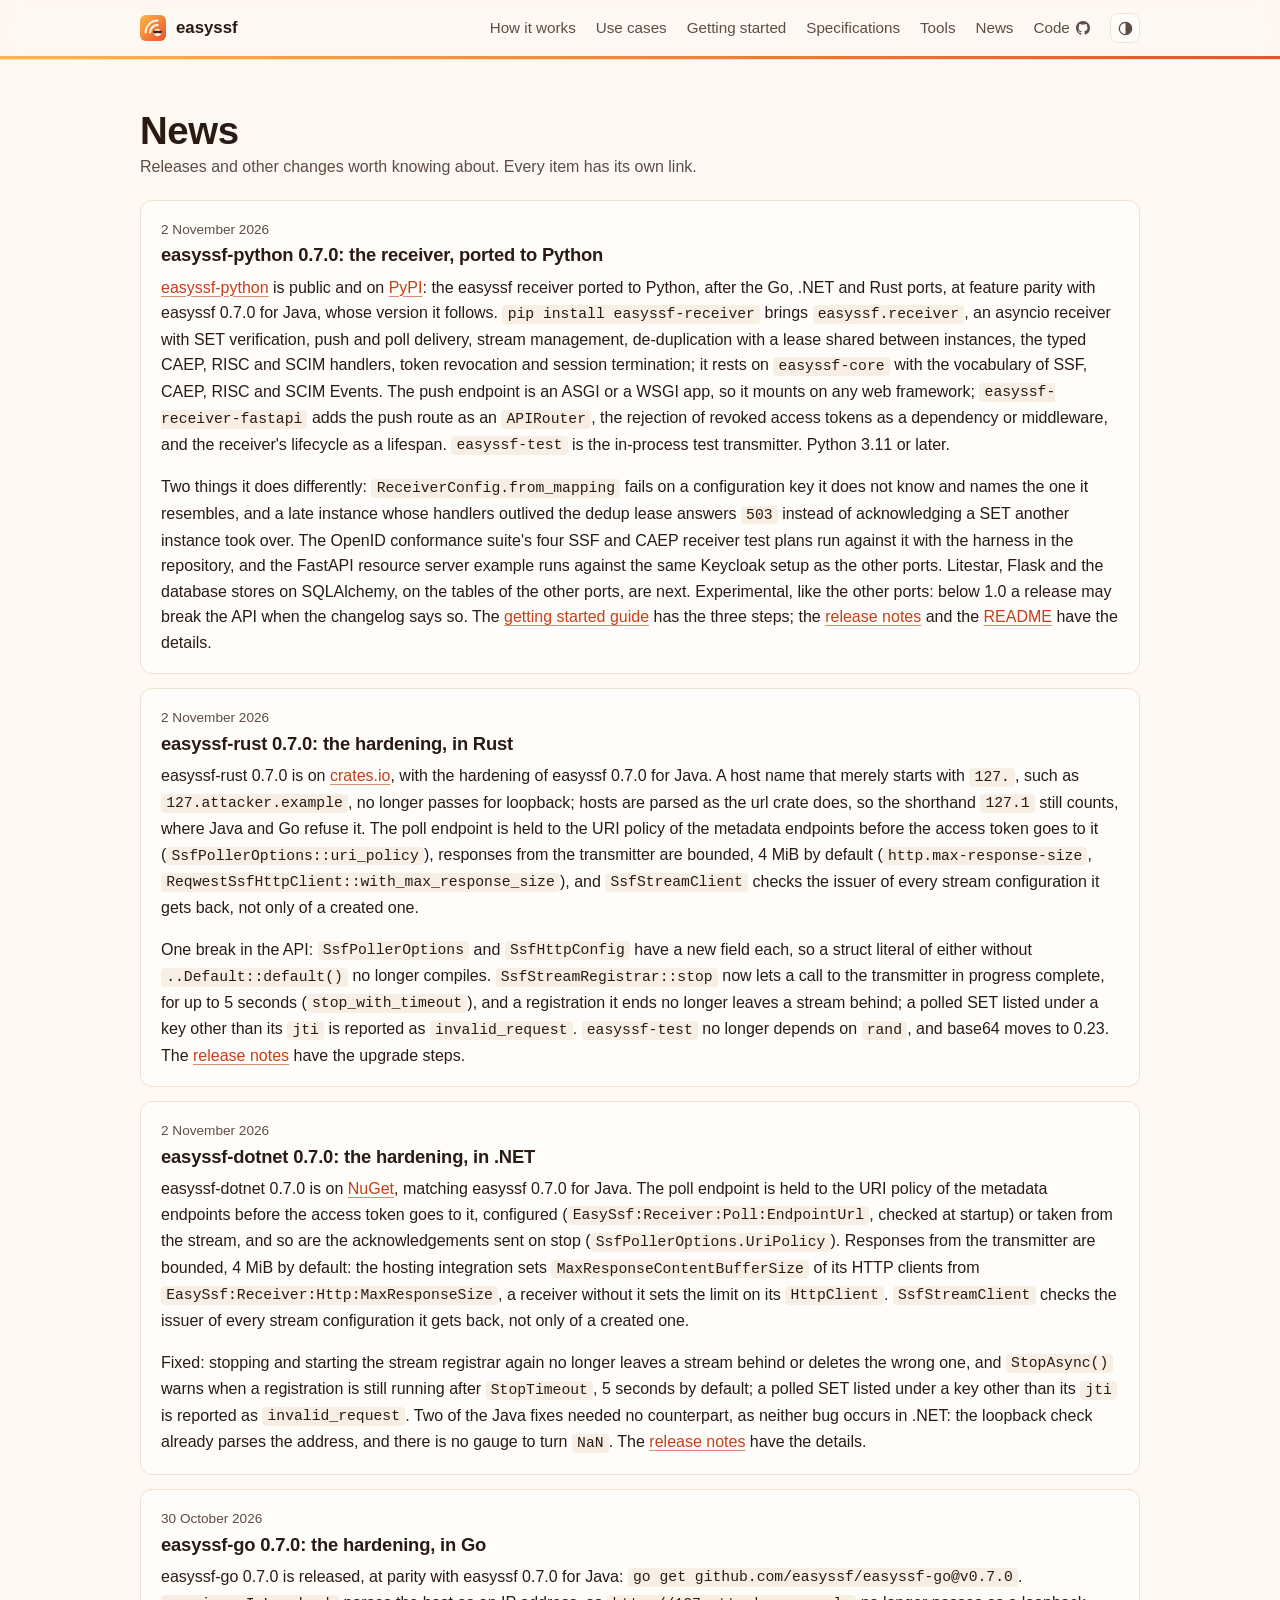
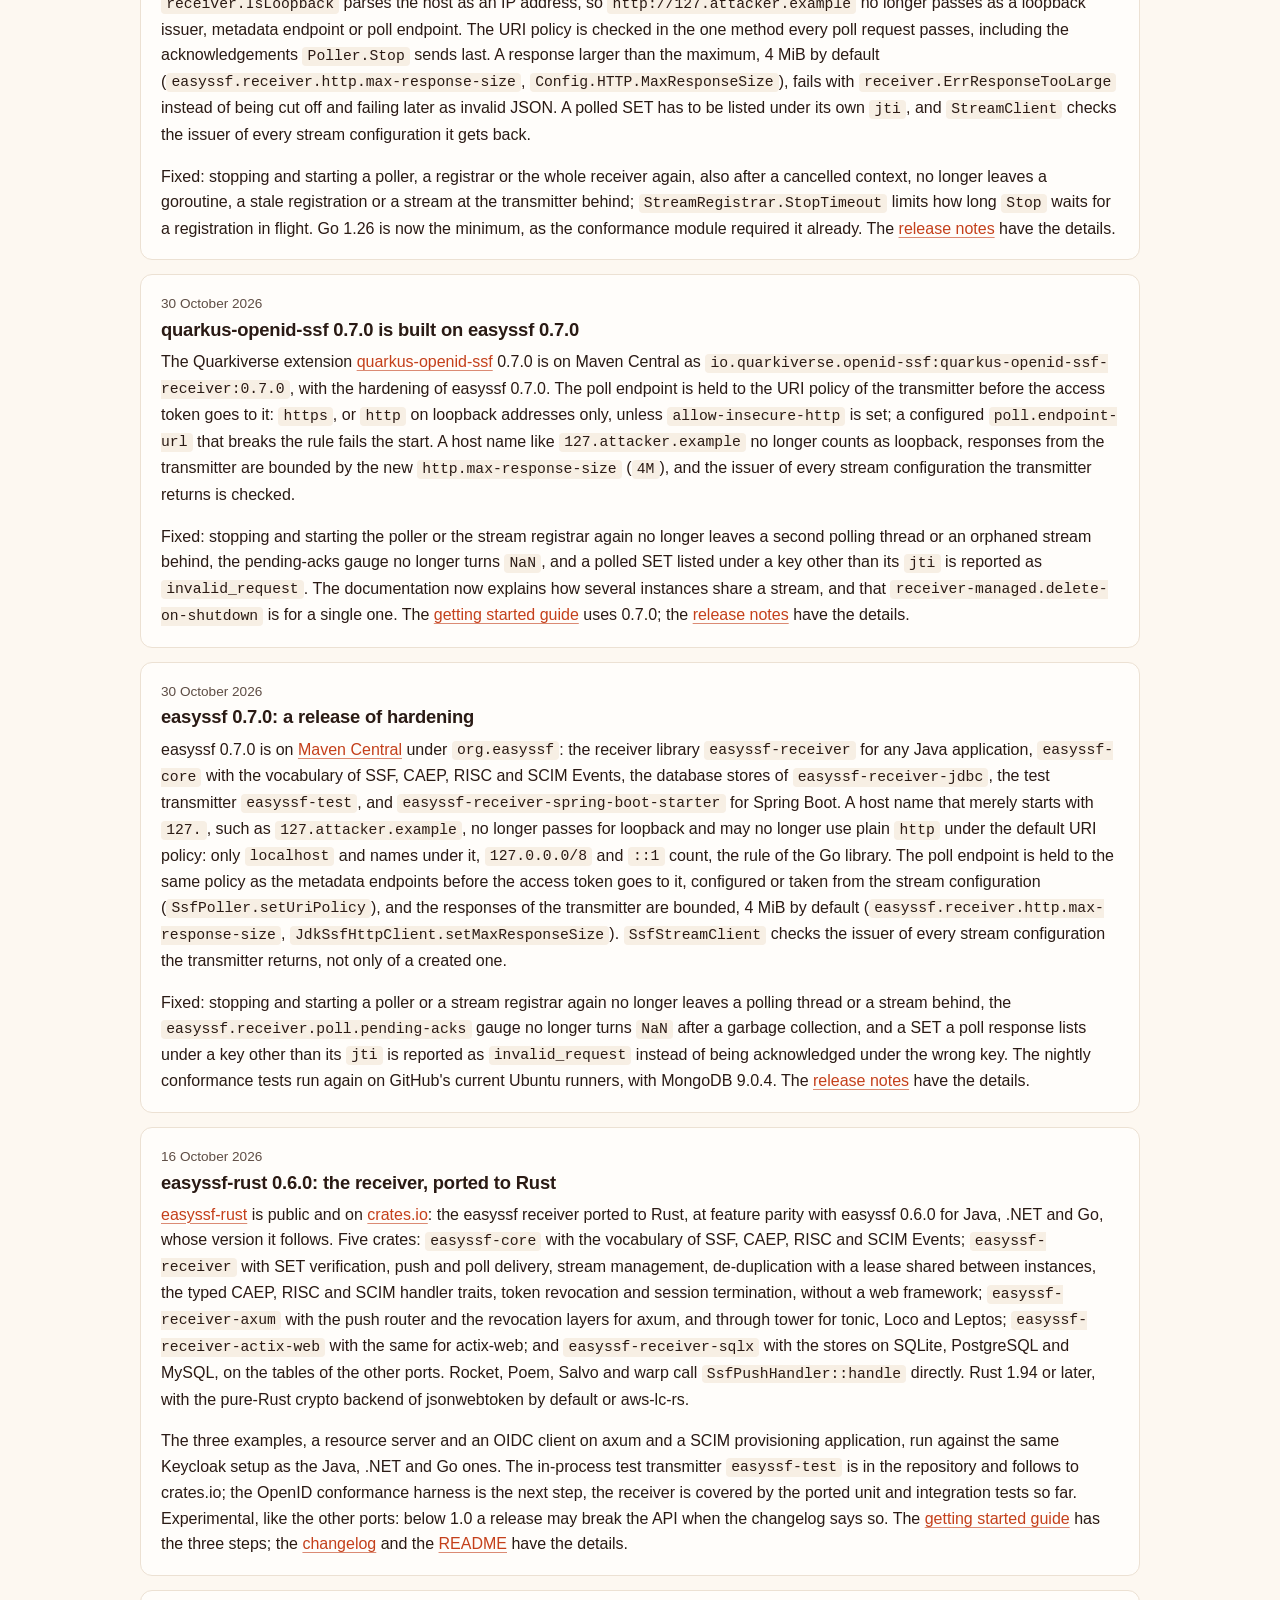
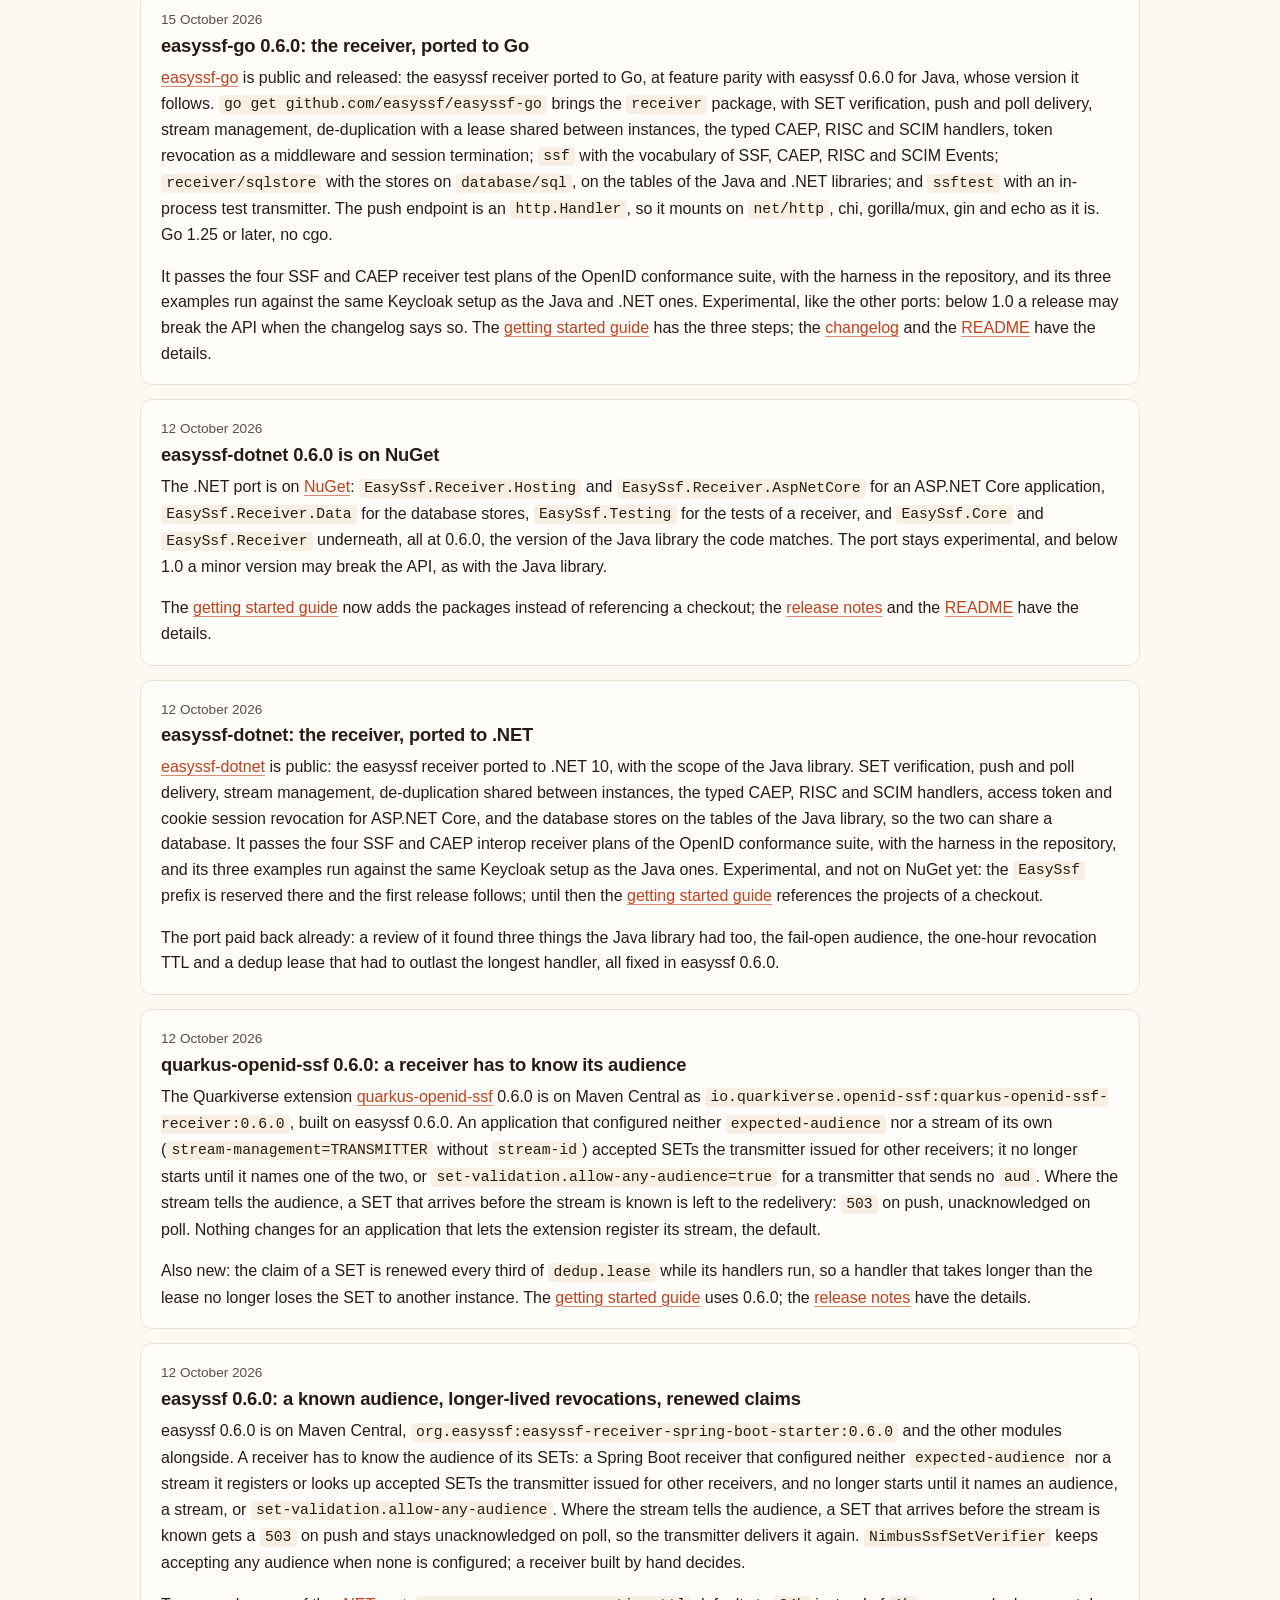
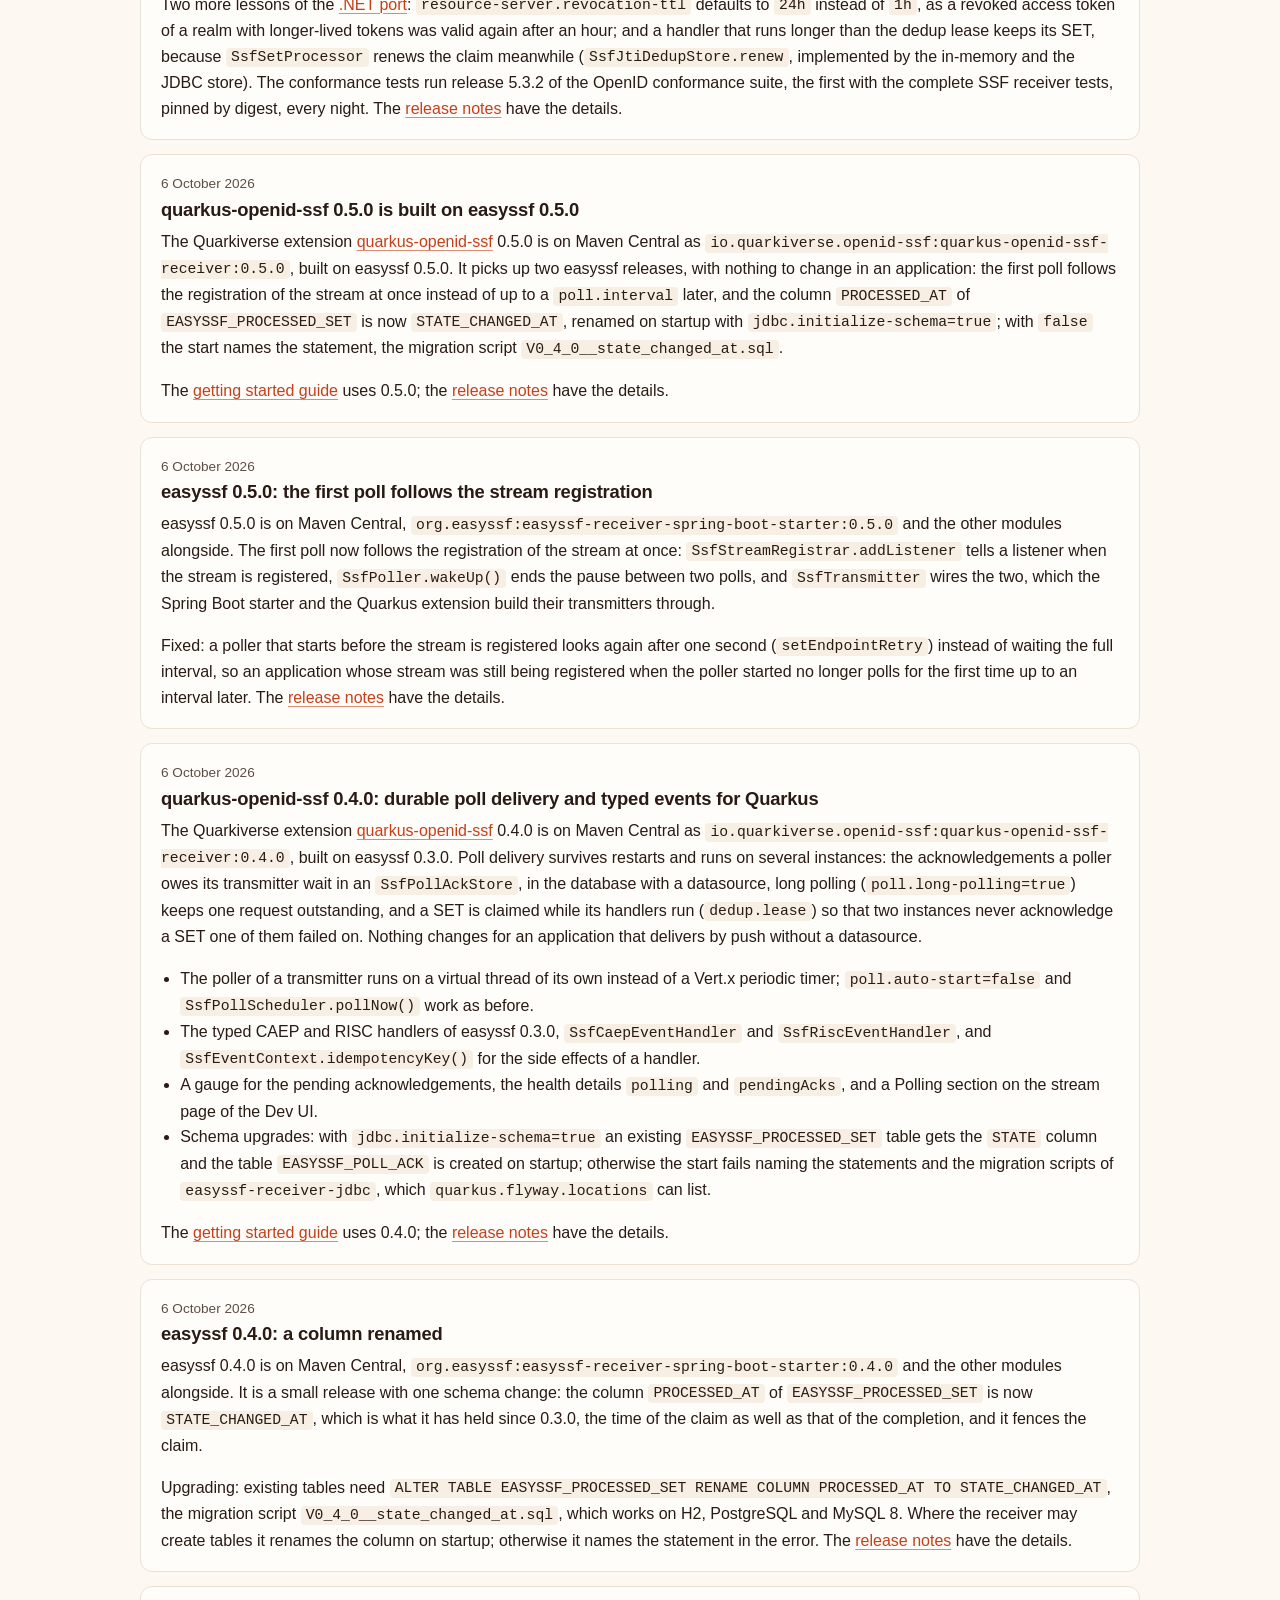
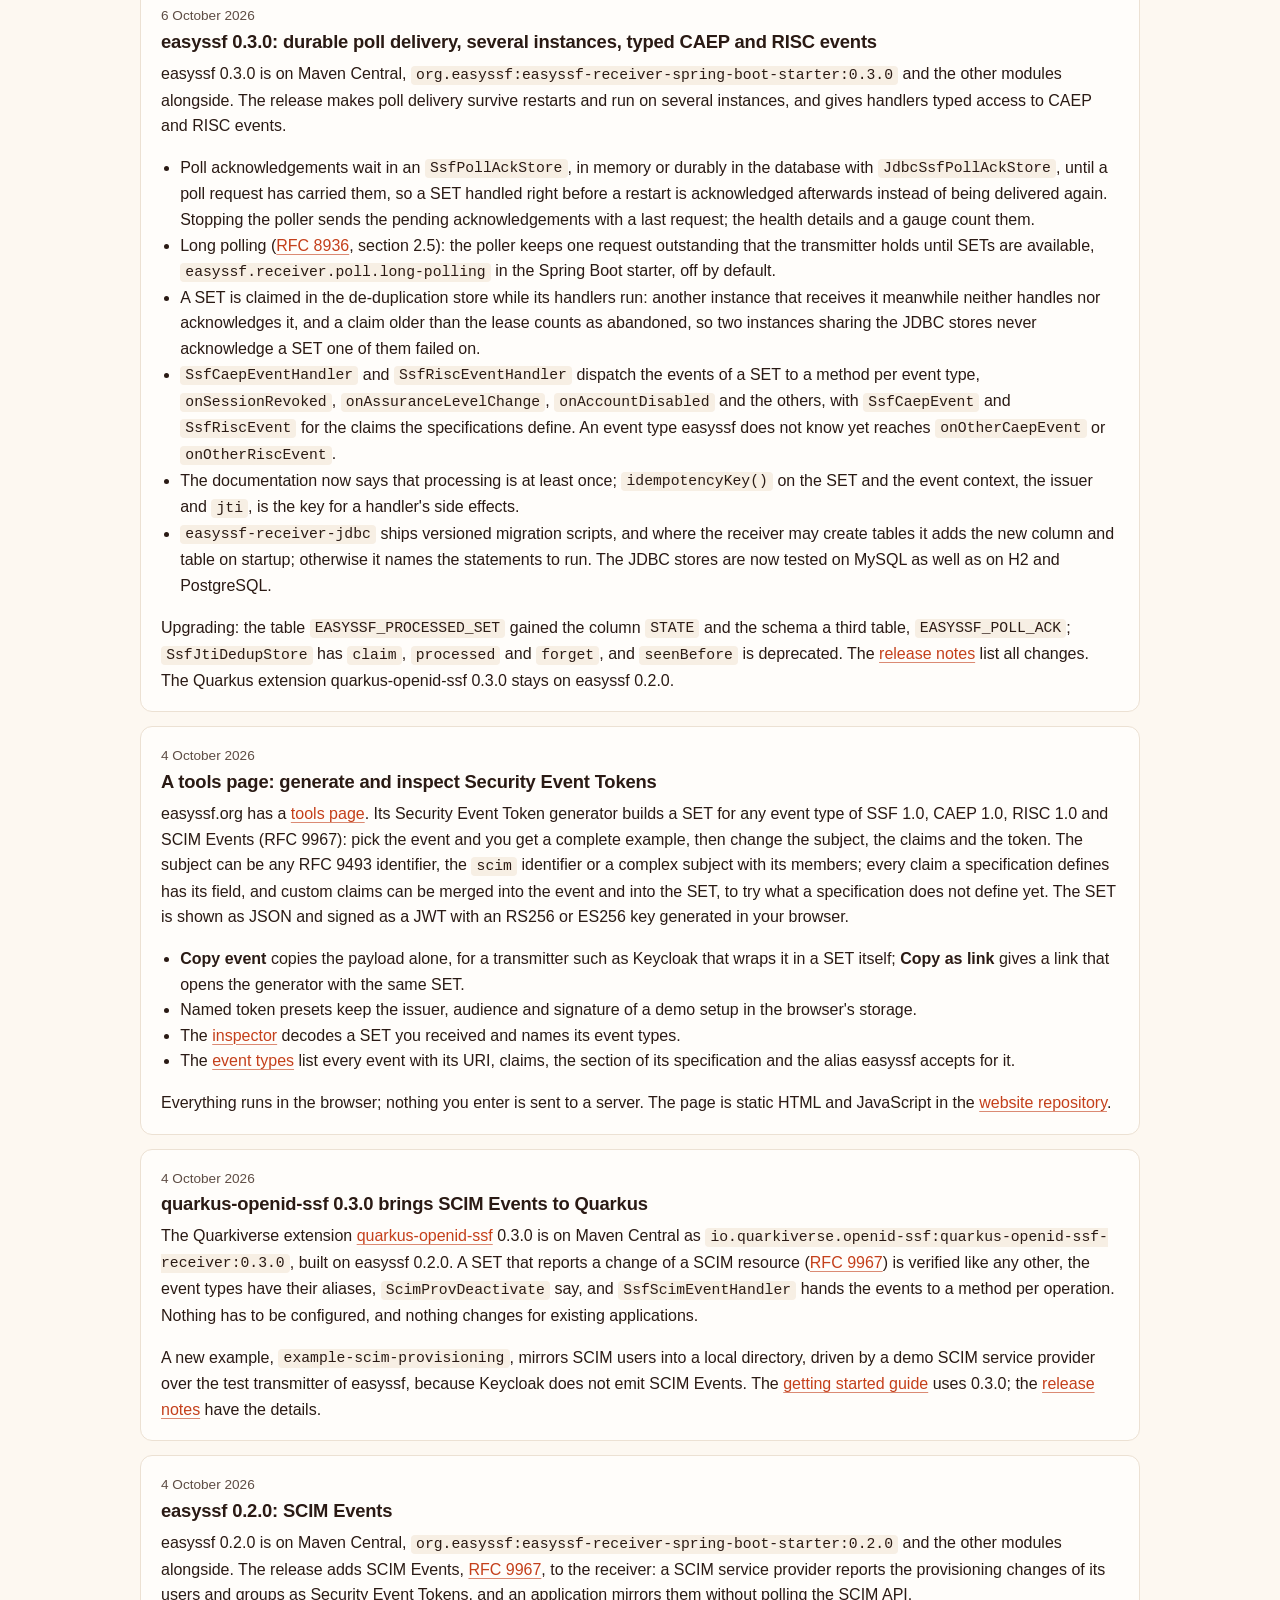
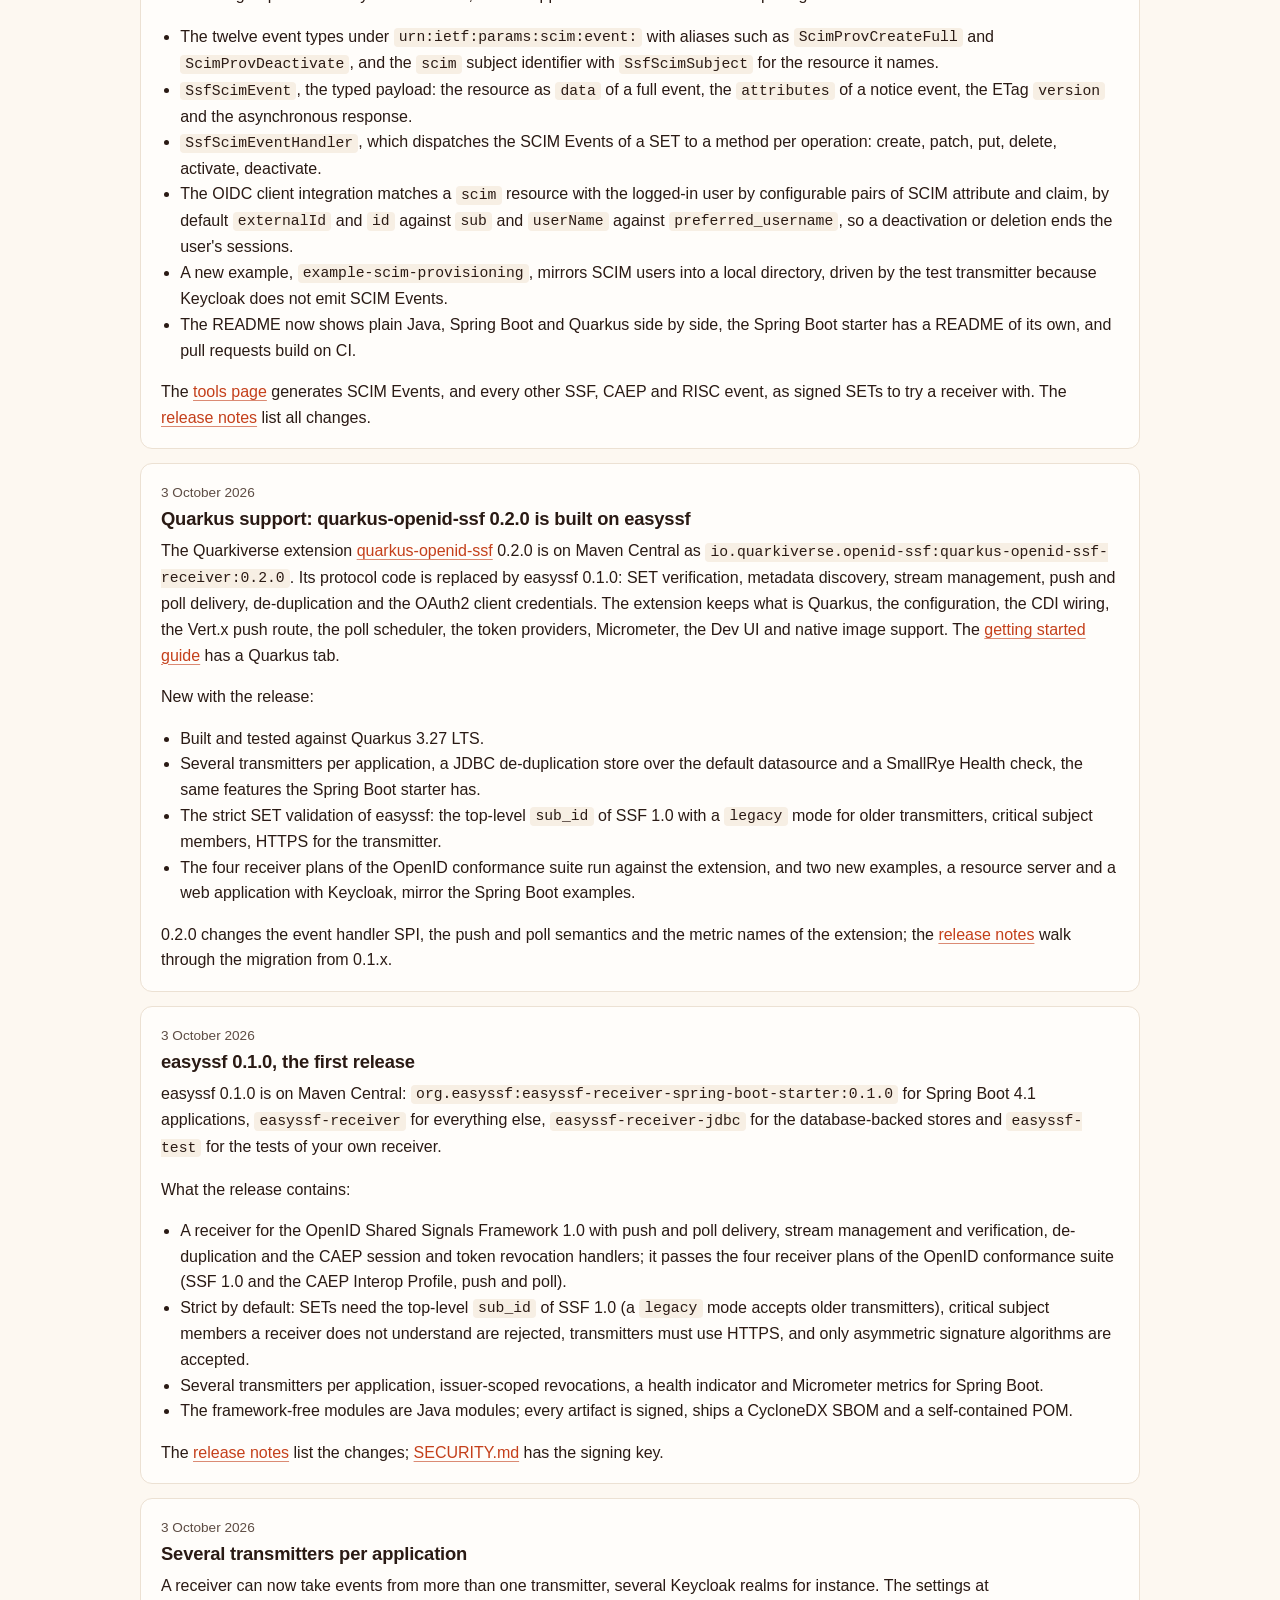
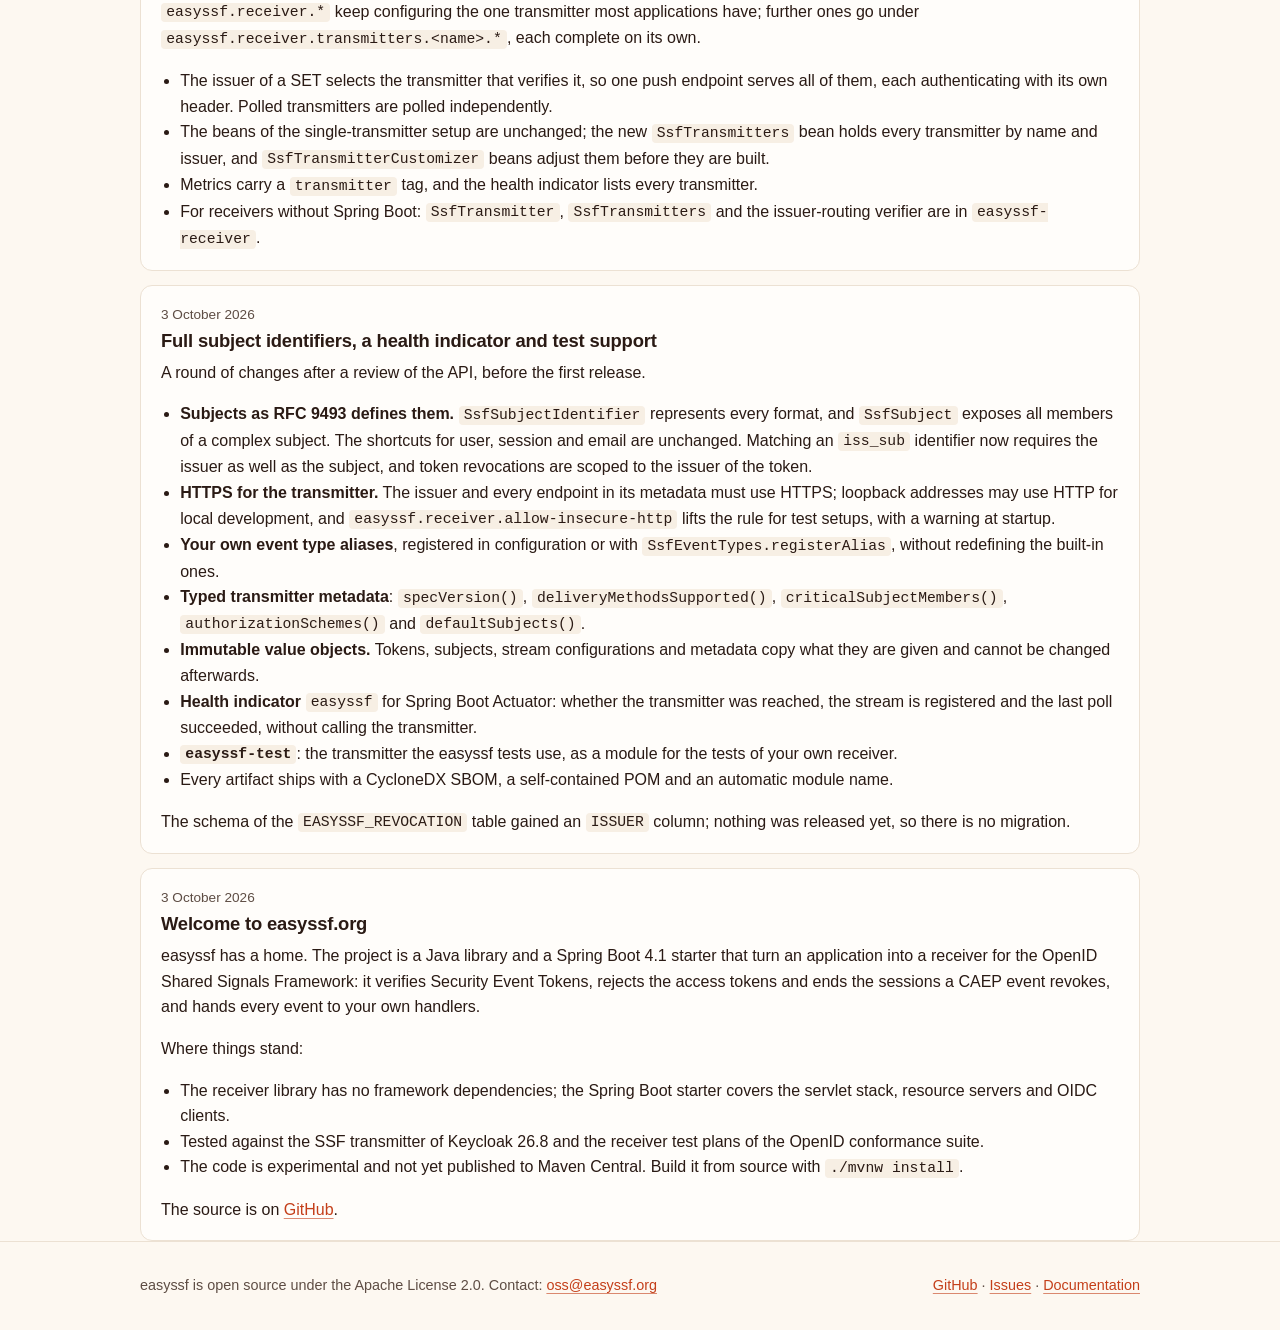
<file: news.html>
<!doctype html>
<html lang="en">
<head>
<meta charset="utf-8">
<meta name="viewport" content="width=device-width, initial-scale=1, viewport-fit=cover">
<title>News · easyssf</title>
<meta name="description" content="Releases and other news of easyssf, the Shared Signals Framework library for Java, .NET, Go, Rust and Python.">
<link rel="icon" href="easyssf-icon.svg" type="image/svg+xml">
<link rel="apple-touch-icon" href="apple-touch-icon.png">
<link rel="canonical" href="https://easyssf.org/news.html">
<meta name="robots" content="index, follow">
<meta name="theme-color" content="#fdf8f1" media="(prefers-color-scheme: light)">
<meta name="theme-color" content="#171210" media="(prefers-color-scheme: dark)">
<meta property="og:site_name" content="easyssf">
<meta property="og:title" content="News · easyssf">
<meta property="og:description" content="Releases and other news of easyssf, the Shared Signals Framework library for Java, .NET, Go, Rust and Python.">
<meta property="og:url" content="https://easyssf.org/news.html">
<meta property="og:type" content="website">
<meta property="og:image" content="https://easyssf.org/og-image.png">
<meta property="og:image:width" content="1200">
<meta property="og:image:height" content="630">
<meta name="twitter:card" content="summary_large_image">
<meta name="twitter:image" content="https://easyssf.org/og-image.png">
<link rel="stylesheet" href="site.css">
<script>/* the chosen theme, before the first paint */try{var t=localStorage.getItem('easyssf.theme');if(t==='light'||t==='dark'){document.documentElement.setAttribute('data-theme',t);}}catch(e){}</script>
</head>
<body>

<header class="site">
  <div class="wrap">
    <a class="brand" href="index.html" aria-label="easyssf">
      <img src="easyssf-icon.svg" alt="" width="26" height="26">
      easyssf
    </a>
    <nav class="top">
      <a href="index.html#how">How it works</a>
      <a href="index.html#usecases" class="hide-xs">Use cases</a>
      <a href="index.html#start" class="hide-xs">Getting started</a>
      <a href="index.html#specs" class="hide-sm">Specifications</a>
      <a href="tools.html">Tools</a>
      <a href="news.html">News</a>
      <a href="index.html#code">Code <svg class="gh" width="14" height="14" viewBox="0 0 16 16" aria-hidden="true"><path fill="currentColor" d="M8 0C3.58 0 0 3.58 0 8c0 3.54 2.29 6.53 5.47 7.59.4.07.55-.17.55-.38 0-.19-.01-.82-.01-1.49-2.01.37-2.53-.49-2.69-.94-.09-.23-.48-.94-.82-1.13-.28-.15-.68-.52-.01-.53.63-.01 1.08.58 1.23.82.72 1.21 1.87.87 2.33.66.07-.52.28-.87.51-1.07-1.78-.2-3.64-.89-3.64-3.95 0-.87.31-1.59.82-2.15-.08-.2-.36-1.02.08-2.12 0 0 .67-.21 2.2.82.64-.18 1.32-.27 2-.27.68 0 1.36.09 2 .27 1.53-1.04 2.2-.82 2.2-.82.44 1.1.16 1.92.08 2.12.51.56.82 1.27.82 2.15 0 3.07-1.87 3.75-3.65 3.95.29.25.54.73.54 1.48 0 1.07-.01 1.93-.01 2.2 0 .21.15.46.55.38A8.01 8.01 0 0 0 16 8c0-4.42-3.58-8-8-8z"/></svg></a>
      <button type="button" class="theme-toggle" data-theme-toggle aria-label="Theme: follows the system" title="Theme: follows the system">
        <svg class="icon-auto" viewBox="0 0 20 20" aria-hidden="true"><circle cx="10" cy="10" r="7.25" fill="none" stroke="currentColor" stroke-width="1.5"/><path d="M10 2.75a7.25 7.25 0 0 1 0 14.5z" fill="currentColor"/></svg>
        <svg class="icon-sun" viewBox="0 0 20 20" aria-hidden="true"><circle cx="10" cy="10" r="3.75" fill="none" stroke="currentColor" stroke-width="1.5"/><path d="M10 1.5v2.5M10 16v2.5M1.5 10H4M16 10h2.5M4 4l1.8 1.8M14.2 14.2 16 16M4 16l1.8-1.8M14.2 5.8 16 4" fill="none" stroke="currentColor" stroke-width="1.5" stroke-linecap="round"/></svg>
        <svg class="icon-moon" viewBox="0 0 20 20" aria-hidden="true"><path d="M16.5 12.2A7 7 0 0 1 7.8 3.5a7 7 0 1 0 8.7 8.7z" fill="none" stroke="currentColor" stroke-width="1.5" stroke-linejoin="round"/></svg>
      </button>
    </nav>
  </div>
</header>

<main id="top">
  <div class="wrap page-title">
    <h1>News</h1>
    <p class="muted">Releases and other changes worth knowing about. Every item has its own link.</p>
  </div>
  <div class="wrap">
    <div class="news-list" data-news="news.json" data-heading="h2">
      <p class="muted">The news could not be loaded.</p>
    </div>
  </div>
</main>

<footer>
  <div class="wrap">
    <span>easyssf is open source under the Apache License 2.0. Contact: <a href="mailto:oss@easyssf.org">oss@easyssf.org</a></span>
    <span>
      <a href="https://github.com/easyssf/easyssf-java">GitHub</a> ·
      <a href="https://github.com/easyssf/easyssf-java/issues">Issues</a> ·
      <a href="https://github.com/easyssf/easyssf-java#readme">Documentation</a>
    </span>
  </div>
</footer>

<script src="site.js"></script>
<script src="news.js"></script>
</body>
</html>
</file>
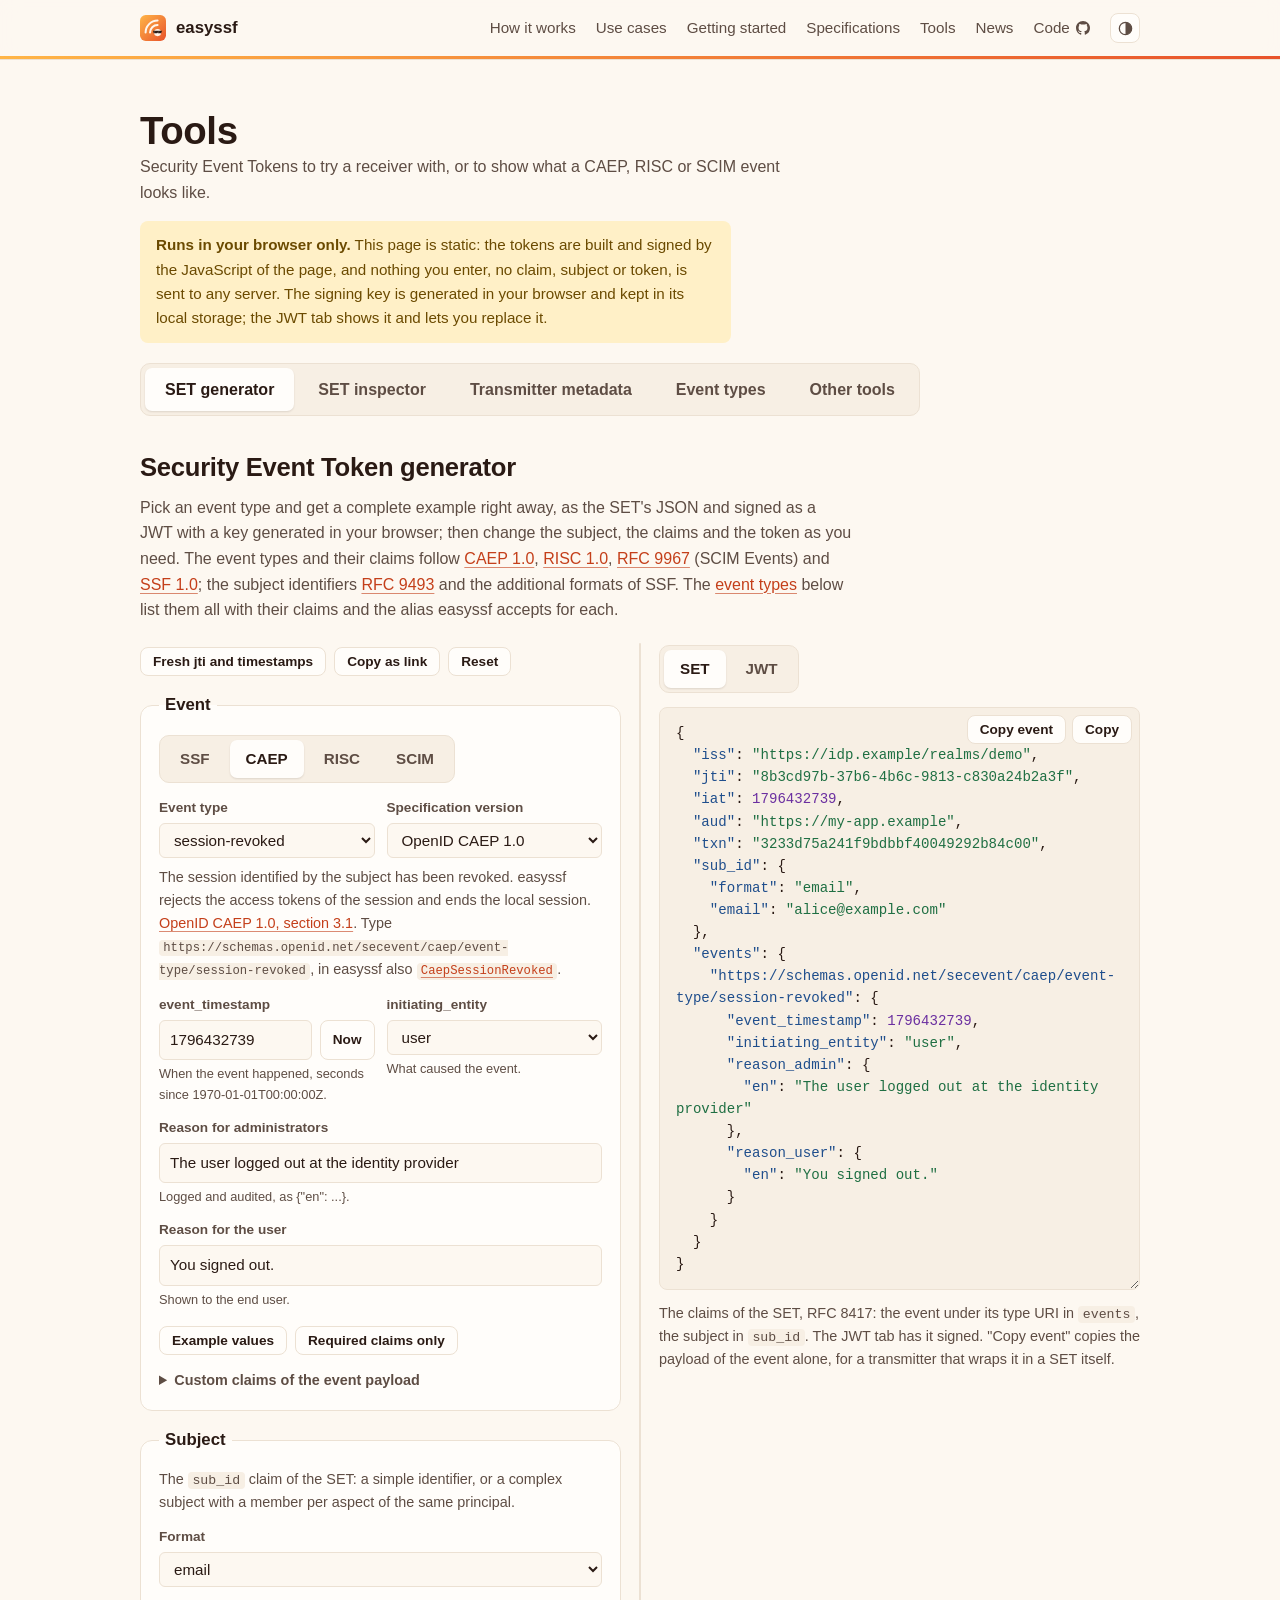
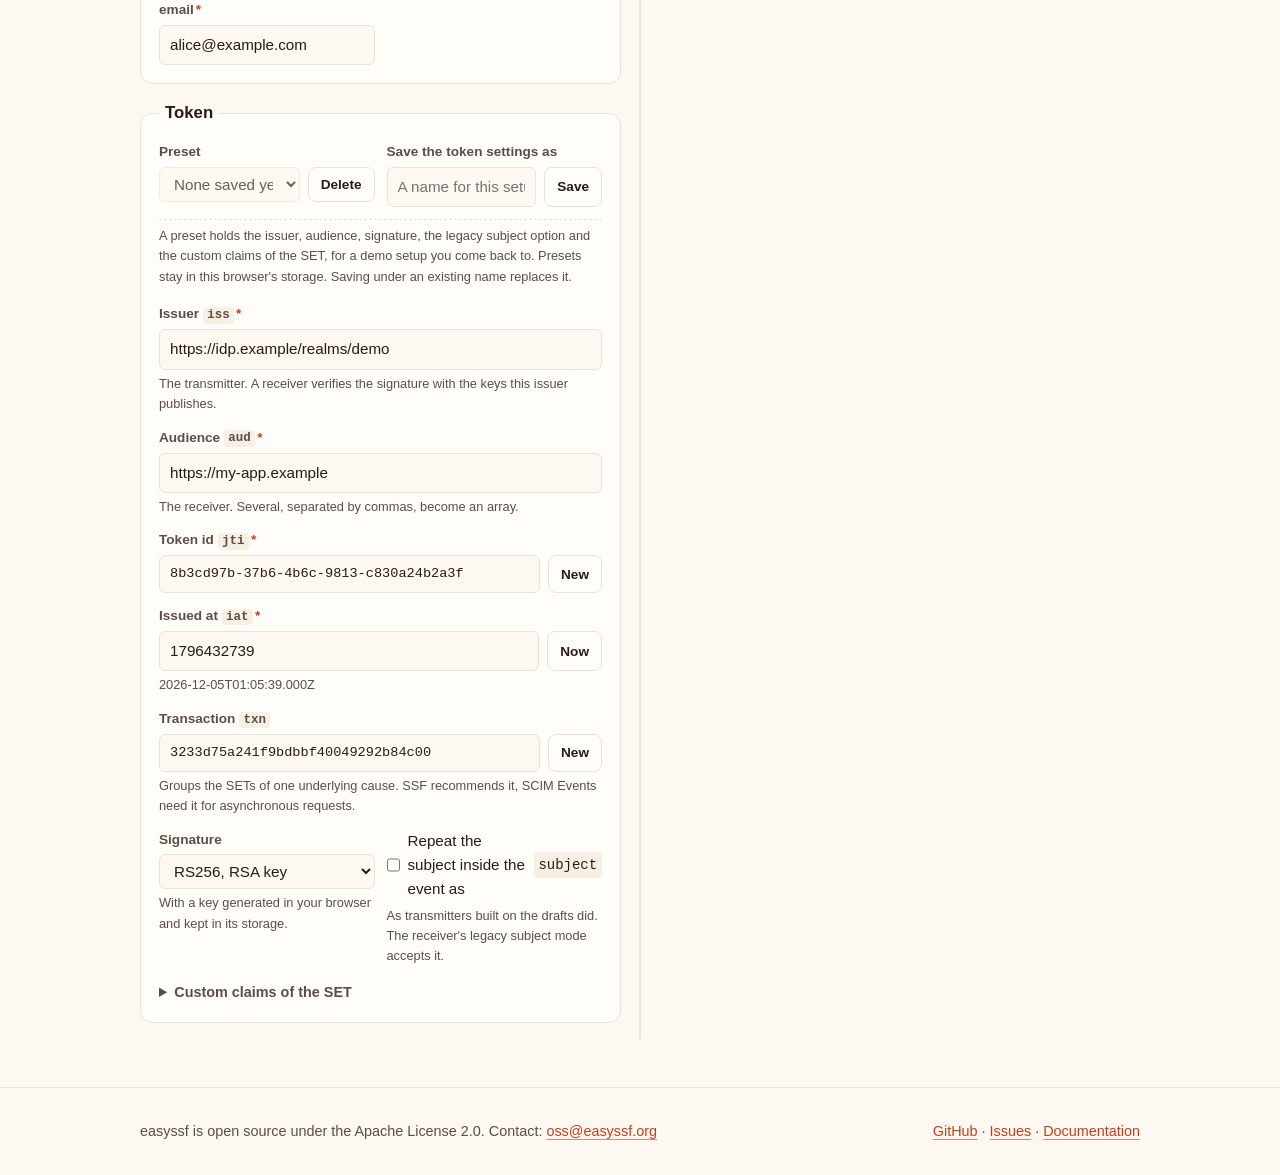
<file: tools.html>
<!doctype html>
<html lang="en">
<head>
<meta charset="utf-8">
<meta name="viewport" content="width=device-width, initial-scale=1, viewport-fit=cover">
<title>Tools · easyssf</title>
<meta name="description" content="Generate Security Event Tokens for the OpenID CAEP, RISC and SCIM Events profiles with any subject identifier, signed in your browser, and inspect SETs you received.">
<link rel="icon" href="easyssf-icon.svg" type="image/svg+xml">
<link rel="apple-touch-icon" href="apple-touch-icon.png">
<link rel="canonical" href="https://easyssf.org/tools.html">
<meta name="robots" content="index, follow">
<meta name="theme-color" content="#fdf8f1" media="(prefers-color-scheme: light)">
<meta name="theme-color" content="#171210" media="(prefers-color-scheme: dark)">
<meta property="og:site_name" content="easyssf">
<meta property="og:title" content="Tools · easyssf">
<meta property="og:description" content="Generate Security Event Tokens for the OpenID CAEP, RISC and SCIM Events profiles, signed in your browser, and inspect SETs you received.">
<meta property="og:url" content="https://easyssf.org/tools.html">
<meta property="og:type" content="website">
<meta property="og:image" content="https://easyssf.org/og-image.png">
<meta property="og:image:width" content="1200">
<meta property="og:image:height" content="630">
<meta name="twitter:card" content="summary_large_image">
<meta name="twitter:image" content="https://easyssf.org/og-image.png">
<link rel="stylesheet" href="site.css">
<script>/* the chosen theme, before the first paint */try{var t=localStorage.getItem('easyssf.theme');if(t==='light'||t==='dark'){document.documentElement.setAttribute('data-theme',t);}}catch(e){}</script>
</head>
<body>

<header class="site">
  <div class="wrap">
    <a class="brand" href="index.html" aria-label="easyssf">
      <img src="easyssf-icon.svg" alt="" width="26" height="26">
      easyssf
    </a>
    <nav class="top">
      <a href="index.html#how">How it works</a>
      <a href="index.html#usecases" class="hide-xs">Use cases</a>
      <a href="index.html#start" class="hide-xs">Getting started</a>
      <a href="index.html#specs" class="hide-sm">Specifications</a>
      <a href="tools.html">Tools</a>
      <a href="news.html">News</a>
      <a href="index.html#code">Code <svg class="gh" width="14" height="14" viewBox="0 0 16 16" aria-hidden="true"><path fill="currentColor" d="M8 0C3.58 0 0 3.58 0 8c0 3.54 2.29 6.53 5.47 7.59.4.07.55-.17.55-.38 0-.19-.01-.82-.01-1.49-2.01.37-2.53-.49-2.69-.94-.09-.23-.48-.94-.82-1.13-.28-.15-.68-.52-.01-.53.63-.01 1.08.58 1.23.82.72 1.21 1.87.87 2.33.66.07-.52.28-.87.51-1.07-1.78-.2-3.64-.89-3.64-3.95 0-.87.31-1.59.82-2.15-.08-.2-.36-1.02.08-2.12 0 0 .67-.21 2.2.82.64-.18 1.32-.27 2-.27.68 0 1.36.09 2 .27 1.53-1.04 2.2-.82 2.2-.82.44 1.1.16 1.92.08 2.12.51.56.82 1.27.82 2.15 0 3.07-1.87 3.75-3.65 3.95.29.25.54.73.54 1.48 0 1.07-.01 1.93-.01 2.2 0 .21.15.46.55.38A8.01 8.01 0 0 0 16 8c0-4.42-3.58-8-8-8z"/></svg></a>
      <button type="button" class="theme-toggle" data-theme-toggle aria-label="Theme: follows the system" title="Theme: follows the system">
        <svg class="icon-auto" viewBox="0 0 20 20" aria-hidden="true"><circle cx="10" cy="10" r="7.25" fill="none" stroke="currentColor" stroke-width="1.5"/><path d="M10 2.75a7.25 7.25 0 0 1 0 14.5z" fill="currentColor"/></svg>
        <svg class="icon-sun" viewBox="0 0 20 20" aria-hidden="true"><circle cx="10" cy="10" r="3.75" fill="none" stroke="currentColor" stroke-width="1.5"/><path d="M10 1.5v2.5M10 16v2.5M1.5 10H4M16 10h2.5M4 4l1.8 1.8M14.2 14.2 16 16M4 16l1.8-1.8M14.2 5.8 16 4" fill="none" stroke="currentColor" stroke-width="1.5" stroke-linecap="round"/></svg>
        <svg class="icon-moon" viewBox="0 0 20 20" aria-hidden="true"><path d="M16.5 12.2A7 7 0 0 1 7.8 3.5a7 7 0 1 0 8.7 8.7z" fill="none" stroke="currentColor" stroke-width="1.5" stroke-linejoin="round"/></svg>
      </button>
    </nav>
  </div>
</header>

<main id="top">
  <div class="wrap page-title">
    <h1>Tools</h1>
    <p class="muted intro">Security Event Tokens to try a receiver with, or to show what a CAEP, RISC or SCIM
      event looks like.</p>
    <div class="note" style="max-width:70ch"><strong>Runs in your browser only.</strong> This page is static: the tokens are built and
      signed by the JavaScript of the page, and nothing you enter, no claim, subject or token, is sent to any server. The
      signing key is generated in your browser and kept in its local storage; the JWT tab shows it and lets you replace it.</div>
    <div class="switch tools-switch" role="tablist" aria-label="Tool" id="tools">
      <button type="button" role="tab" aria-selected="true" aria-controls="generator">SET generator</button>
      <button type="button" role="tab" aria-selected="false" aria-controls="inspector" tabindex="-1">SET inspector</button>
      <button type="button" role="tab" aria-selected="false" aria-controls="metadata" tabindex="-1">Transmitter metadata</button>
      <button type="button" role="tab" aria-selected="false" aria-controls="events" tabindex="-1">Event types</button>
      <button type="button" role="tab" aria-selected="false" aria-controls="more" tabindex="-1">Other tools</button>
    </div>
  </div>

  <section id="generator" class="tool-panel" role="tabpanel">
    <div class="wrap">
      <h2>Security Event Token generator</h2>
      <p class="muted intro">Pick an event type and get a complete example right away, as the SET's JSON and signed as a JWT with
        a key generated in your browser; then change the subject, the claims and the token as you need. The event types
        and their claims follow <a href="https://openid.net/specs/openid-caep-1_0.html">CAEP 1.0</a>,
        <a href="https://openid.net/specs/openid-risc-1_0.html">RISC 1.0</a>,
        <a href="https://www.rfc-editor.org/rfc/rfc9967">RFC 9967</a> (SCIM Events) and
        <a href="https://openid.net/specs/openid-sharedsignals-framework-1_0.html">SSF 1.0</a>; the subject identifiers
        <a href="https://www.rfc-editor.org/rfc/rfc9493">RFC 9493</a> and the additional formats of SSF.
        The <a href="#events">event types</a> below list them all with their claims and the alias easyssf accepts for each.</p>

      <div class="tool">
        <form id="gen" class="tool-form" autocomplete="off" novalidate>
          <div class="tool-actions">
            <button type="button" class="btn small" data-action="fresh" title="New jti, iat and event timestamps">Fresh jti and timestamps</button>
            <button type="button" class="btn small" data-action="link" title="A link that opens this page with this SET">Copy as link</button>
            <button type="button" class="btn small" data-action="reset">Reset</button>
          </div>

          <fieldset>
            <legend>Event</legend>
            <div class="switch" role="tablist" aria-label="Event profile" id="profiles"></div>
            <div class="field-row">
              <div class="field" style="margin-top:0">
                <label for="event-type">Event type</label>
                <select id="event-type" data-path="event" data-rebuild></select>
              </div>
              <div class="field" style="margin-top:0">
                <label for="spec-version">Specification version</label>
                <select id="spec-version" data-rebuild></select>
              </div>
            </div>
            <p class="event-info" id="event-info"></p>
            <div id="event-fields"></div>
            <div class="tool-actions" style="margin-top:16px;margin-bottom:0">
              <button type="button" class="btn small" data-action="example" title="The example values of this event type">Example values</button>
              <button type="button" class="btn small" data-action="minimal" title="Clear the optional claims">Required claims only</button>
            </div>
            <details class="extra">
              <summary>Custom claims of the event payload</summary>
              <div class="field">
                <label for="ev-extra">A JSON object, merged into the payload of the event</label>
                <textarea id="ev-extra" data-path="ev.$extra" spellcheck="false" placeholder='{"risk_score": 87}'></textarea>
                <span class="hint">For claims a specification does not define yet, or to try a value: a claim with the name
                  of a standard one replaces it.</span>
              </div>
            </details>
          </fieldset>

          <fieldset>
            <legend>Subject</legend>
            <p class="muted" style="font-size:.9rem;margin:0">The <code>sub_id</code> claim of the SET: a simple identifier,
              or a complex subject with a member per aspect of the same principal.</p>
            <div id="subject"></div>
          </fieldset>

          <fieldset>
            <legend>Token</legend>
            <div class="preset-bar">
              <div class="field" style="margin-top:0">
                <label for="tok-preset">Preset</label>
                <div class="with-btn">
                  <select id="tok-preset"><option value="">None saved yet</option></select>
                  <button type="button" class="btn small" data-action="preset-delete" title="Delete the selected preset">Delete</button>
                </div>
              </div>
              <div class="field" style="margin-top:0">
                <label for="tok-preset-name">Save the token settings as</label>
                <div class="with-btn">
                  <input type="text" id="tok-preset-name" placeholder="A name for this setup">
                  <button type="button" class="btn small" data-action="preset-save">Save</button>
                </div>
              </div>
            </div>
            <p class="hint" style="margin:6px 0 0;font-size:.8rem;color:var(--fg-muted)">A preset holds the issuer, audience, signature, the
              legacy subject option and the custom claims of the SET, for a demo setup you come back to. Presets stay in this
              browser's storage. Saving under an existing name replaces it.</p>
            <div class="field">
              <label for="tok-iss">Issuer <code>iss</code><span class="req" title="required">*</span></label>
              <input type="text" id="tok-iss" data-path="token.iss" placeholder="https://idp.example/realms/demo">
              <span class="hint">The transmitter. A receiver verifies the signature with the keys this issuer publishes.</span>
            </div>
            <div class="field">
              <label for="tok-aud">Audience <code>aud</code><span class="req" title="required">*</span></label>
              <input type="text" id="tok-aud" data-path="token.aud" placeholder="https://my-app.example">
              <span class="hint">The receiver. Several, separated by commas, become an array.</span>
            </div>
            <div class="field">
              <label for="tok-jti">Token id <code>jti</code><span class="req" title="required">*</span></label>
              <div class="with-btn">
                <input type="text" id="tok-jti" class="mono" data-path="token.jti">
                <button type="button" class="btn small" data-action="jti">New</button>
              </div>
            </div>
            <div class="field">
              <label for="tok-iat">Issued at <code>iat</code><span class="req" title="required">*</span></label>
              <div class="with-btn">
                <input type="number" id="tok-iat" data-path="token.iat" step="1">
                <button type="button" class="btn small" data-action="iat">Now</button>
              </div>
              <span class="hint" id="iat-human"></span>
            </div>
            <div class="field">
              <label for="tok-txn">Transaction <code>txn</code></label>
              <div class="with-btn">
                <input type="text" id="tok-txn" class="mono" data-path="token.txn">
                <button type="button" class="btn small" data-action="txn">New</button>
              </div>
              <span class="hint">Groups the SETs of one underlying cause. SSF recommends it, SCIM Events need it for asynchronous requests.</span>
            </div>
            <div class="field-row">
              <div class="field">
                <label for="tok-alg">Signature</label>
                <select id="tok-alg" data-path="token.alg">
                  <option value="RS256">RS256, RSA key</option>
                  <option value="ES256">ES256, P-256 key</option>
                  <option value="none">Unsigned</option>
                </select>
                <span class="hint">With a key generated in your browser and kept in its storage.</span>
              </div>
              <div class="field check" style="align-self:end">
                <label><input type="checkbox" data-path="token.legacySubject"> Repeat the subject inside the event as <code>subject</code></label>
                <span class="hint">As transmitters built on the drafts did. The receiver's legacy subject mode accepts it.</span>
              </div>
            </div>
            <details class="extra">
              <summary>Custom claims of the SET</summary>
              <div class="field">
                <label for="tok-extra">A JSON object, merged into the top-level claims</label>
                <textarea id="tok-extra" data-path="token.extra" spellcheck="false" placeholder='{"toe": 1700000000, "exp": 1700000300}'></textarea>
                <span class="hint">Added next to <code>iss</code>, <code>jti</code>, <code>aud</code> and the others; a claim with the
                  name of a standard one replaces it. Receivers ignore claims they do not know, SSF 1.0 section 4.2.3.</span>
              </div>
            </details>
          </fieldset>
        </form>

        <div class="tool-splitter" role="separator" aria-orientation="vertical" aria-label="Width of the panes, drag or use the arrow keys; double-click resets" tabindex="0" title="Drag to resize the panes, double-click to reset"></div>

        <div class="tool-output">
          <div class="note" id="problems" aria-live="polite"></div>
          <div class="switch" role="tablist" aria-label="Output" id="outputs">
            <button type="button" role="tab" aria-selected="true" aria-controls="out-set">SET</button>
            <button type="button" role="tab" aria-selected="false" aria-controls="out-jwt" tabindex="-1">JWT</button>
          </div>

          <div id="out-set" class="out-panel" role="tabpanel">
            <pre><code id="set-json"></code></pre>
            <div class="copy">
              <button type="button" class="btn small" data-copy="set-json" data-copy-attr="eventText" data-copied-label="Event copied" title="The payload of the event only, the object under its type URI">Copy event</button>
              <button type="button" class="btn small" data-copy="set-json" data-copied-label="SET copied">Copy</button>
            </div>
            <p class="after">The claims of the SET, RFC 8417: the event under its type URI in <code>events</code>, the subject in
              <code>sub_id</code>. The JWT tab has it signed. "Copy event" copies the payload of the event alone, for a
              transmitter that wraps it in a SET itself.</p>
          </div>

          <div id="out-jwt" class="out-panel" role="tabpanel" hidden>
            <pre><code id="jwt-compact" class="jwt"></code></pre>
            <div class="copy"><button type="button" class="btn small" data-copy="jwt-compact" data-copied-label="JWT copied">Copy</button></div>
            <div class="after">
              <p>Header, <code>typ</code> <code>secevent+jwt</code> as SSF requires:</p>
              <pre><code id="jwt-header"></code></pre>
              <p id="jwt-note" style="margin-top:12px"></p>
              <p>A receiver verifies the signature with the keys the issuer publishes at the <code>jwks_uri</code> of its
                <code>.well-known/ssf-configuration</code>, so it accepts this token only if that key set contains the
                browser key. Set an <code>iss</code> you control and serve the key set there, or use the inspector below
                to read the token.</p>
              <details>
                <summary>The key, as a JWK Set and as a private JWK</summary>
                <pre><code id="jwks"></code></pre>
                <pre><code id="jwk-private"></code></pre>
                <div class="tool-actions" style="margin-top:12px;margin-bottom:0">
                  <button type="button" class="btn small" data-action="newkey">Generate a new key</button>
                </div>
              </details>
            </div>
          </div>
        </div>
      </div>
    </div>
  </section>

  <section id="inspector" class="tool-panel" role="tabpanel" hidden>
    <div class="wrap">
      <h2>Security Event Token inspector</h2>
      <p class="muted intro">Paste a SET you received, or one from the generator, to read its header and claims.
        Event types are shown with their easyssf alias. The signature is not verified here.</p>
      <div class="tool">
        <div class="field" style="margin-top:0">
          <label for="inspect-in">Compact JWT, or the claims as JSON</label>
          <textarea id="inspect-in" spellcheck="false" placeholder="eyJhbGciOi..." style="min-height:12em"></textarea>
        </div>
        <div class="tool-splitter" role="separator" aria-orientation="vertical" aria-label="Width of the panes, drag or use the arrow keys; double-click resets" tabindex="0" title="Drag to resize the panes, double-click to reset"></div>
        <div class="tool-output" style="position:static">
          <div class="note" id="inspect-problems"></div>
          <dl class="summary" id="inspect-summary" hidden></dl>
          <div class="out-panel" id="inspect-out" hidden>
            <pre><code id="inspect-json"></code></pre>
            <div class="copy"><button type="button" class="btn small" data-copy="inspect-json">Copy</button></div>
          </div>
        </div>
      </div>
    </div>
  </section>
  <section id="events" class="tool-panel" role="tabpanel" hidden>
    <div class="wrap">
      <h2>Event types</h2>
      <p class="muted intro">Every event type the specifications define and easyssf knows, with its claims. The
        specifications identify event types by URI; easyssf accepts those URIs everywhere, and additionally the short alias
        shown with each event, usable in <code>events-requested</code>, in <code>SsfEventContext.hasEvent()</code> and wherever
        else an event type is named. The aliases are an easyssf convention, not part of the specifications; a SET always
        carries the URI. You can register your own aliases for vendor-specific types, see the
        <a href="https://github.com/easyssf/easyssf-java#readme">README</a>.</p>
      <p class="muted intro">Each event can be linked to: <code>tools.html#event-CaepSessionRevoked</code> opens its
        card here, <code>tools.html#generate=CaepSessionRevoked</code> opens it in the generator. Instead of the alias, the
        fragment can name the event by its URI, as <code>caep/session-revoked</code> or just <code>session-revoked</code>.</p>
      <div id="event-list"></div>
    </div>
  </section>

  <section id="metadata" class="tool-panel" role="tabpanel" hidden>
    <div class="wrap">
      <h2>Transmitter metadata checker</h2>
      <p class="muted intro">Checks a transmitter's configuration metadata, the document at
        <code>/.well-known/ssf-configuration</code>, against <a href="https://openid.net/specs/openid-sharedsignals-framework-1_0.html#section-7">section 7 of SSF 1.0</a>:
        the required and recommended members, the URLs, the delivery methods and the authorization schemes, and what a
        receiver can do with the transmitter. Enter the issuer to fetch the document, or paste it.</p>
      <div class="tool">
        <form id="meta" class="tool-form" autocomplete="off" novalidate>
          <div class="field" style="margin-top:0">
            <label for="meta-issuer">Issuer, or the URL of its metadata</label>
            <div class="with-btn">
              <input type="text" id="meta-issuer" placeholder="https://idp.example/realms/demo" inputmode="url">
              <button type="submit" class="btn small" id="meta-fetch">Fetch</button>
            </div>
            <span class="hint" id="meta-locations"></span>
          </div>
          <div class="field">
            <label for="meta-in">Transmitter configuration metadata, JSON</label>
            <textarea id="meta-in" spellcheck="false" placeholder='{"issuer": "https://tr.example.com", "jwks_uri": ...}' style="min-height:18em"></textarea>
            <span class="hint">Fetching needs the transmitter to allow cross-origin reads, which few do. When it does not, open the
              document in a new tab and paste it here. Nothing is sent anywhere but to the transmitter.</span>
          </div>
          <div class="tool-actions" style="margin-top:12px;margin-bottom:0">
            <button type="button" class="btn small" id="meta-example" title="The example of SSF 1.0, section 7.2.3">Load the example of the spec</button>
            <button type="button" class="btn small" id="meta-clear">Clear</button>
          </div>
        </form>
        <div class="tool-splitter" role="separator" aria-orientation="vertical" aria-label="Width of the panes, drag or use the arrow keys; double-click resets" tabindex="0" title="Drag to resize the panes, double-click to reset"></div>
        <div class="tool-output" style="position:static">
          <div class="note" id="meta-fetch-note"></div>
          <details class="checks" id="meta-checks-box" hidden>
            <summary id="meta-checks-summary" aria-live="polite"></summary>
            <ul id="meta-checks"></ul>
          </details>
          <dl class="summary" id="meta-summary" hidden></dl>
          <div class="out-panel" id="meta-out" hidden>
            <pre><code id="meta-json"></code></pre>
            <div class="copy"><button type="button" class="btn small" data-copy="meta-json">Copy</button></div>
          </div>
        </div>
      </div>
    </div>
  </section>

  <section id="more" class="tool-panel" role="tabpanel" hidden>
    <div class="wrap">
      <h2>Other tools</h2>
      <p class="muted intro">The generator shows what a SET looks like; to see a receiver react, it needs a
        transmitter whose keys it can fetch. These do that.</p>
      <div class="grid">
        <div class="card">
          <h3><a href="https://caep.dev">caep.dev</a></h3>
          <p>A free, hosted Shared Signals transmitter by SGNL, made for trying receivers: sign in, create a stream with push
            or poll delivery to your application, and send CAEP events to it from the browser. It publishes its transmitter
            metadata and keys, so an easyssf receiver verifies the SETs like those of any identity provider. It can play the
            receiver as well, for when easyssf gains a transmitter.</p>
        </div>
        <div class="card">
          <h3><a href="https://openid.net/certification/">OpenID conformance suite</a></h3>
          <p>The official test plans for SSF receivers, default and CAEP interoperability profile, with push and poll
            delivery. <code>easyssf-test-conformance</code> runs them against a receiver from a JUnit test, with the suite in
            a container.</p>
        </div>
        <div class="card">
          <h3><a href="https://github.com/easyssf/easyssf-java#readme">easyssf-test</a></h3>
          <p>A transmitter inside your test JVM: it signs SETs, serves metadata and keys, hands out tokens and emulates the
            stream and poll endpoints, for the integration tests of your own receiver.</p>
        </div>
        <div class="card">
          <h3><a href="https://shared-signals.dev">shared-signals.dev</a></h3>
          <p>An independent developer guide to the Shared Signals standards: concepts (transmitters, receivers, streams,
            SETs, subjects), summaries of SSF, CAEP and RISC, a catalogue of event types with their claims and example
            tokens, and a directory of implementations. Its <a href="https://shared-signals.dev/playground/">playground</a>
runs a public transmitter and receiver to test your own implementation against.</p>
        </div>
      </div>
    </div>
  </section>

</main>

<footer>
  <div class="wrap">
    <span>easyssf is open source under the Apache License 2.0. Contact: <a href="mailto:oss@easyssf.org">oss@easyssf.org</a></span>
    <span>
      <a href="https://github.com/easyssf/easyssf-java">GitHub</a> ·
      <a href="https://github.com/easyssf/easyssf-java/issues">Issues</a> ·
      <a href="https://github.com/easyssf/easyssf-java#readme">Documentation</a>
    </span>
  </div>
</footer>

<script src="site.js"></script>
<script src="tools.js"></script>
</body>
</html>
</file>
<file: site.css>
:root {
  color-scheme: light;
  --bg: #fdf8f1;
  --bg-raised: #fffdfa;
  --bg-code: #f7efe4;
  --fg: #2a1a14;
  --fg-muted: #5e4d44;
  --line: #ece1d3;
  --accent: #c43f1a;
  --accent-fg: #ffffff;
  --accent-strong: #c43f1a;
  --accent-strong-fg: #ffffff;
  --accent-soft: #fde8d8;
  --brand-start: #FFB547;
  --brand-end: #E8532B;
  --brand-fg: #2a1a14;
  --warn-soft: #fff0c7;
  --warn-fg: #6b4a00;
  --shadow: 0 1px 2px rgba(42,26,20,.06), 0 8px 24px rgba(42,26,20,.07);
  --code-k: #a4321a;
  --code-s: #1f6f43;
  --code-t: #1f4e8c;
  --code-a: #7a4b00;
  --code-n: #6b2fa0;
}
@media (prefers-color-scheme: dark) {
  :root:not([data-theme="light"]) {
    color-scheme: dark;
    --bg: #171210;
    --bg-raised: #211a16;
    --bg-code: #110d0b;
    --fg: #f4eae0;
    --fg-muted: #c4b5a8;
    --line: #352920;
    --accent: #ffb547;
    --accent-fg: #2a1a14;
  --accent-strong: #c43f1a;
  --accent-strong-fg: #ffffff;
    --accent-soft: #3b2415;
    --brand-start: #FFB547;
    --brand-end: #E8532B;
    --brand-fg: #2a1a14;
    --warn-soft: #3a2a0c;
    --warn-fg: #f5cf7a;
    --shadow: 0 1px 2px rgba(0,0,0,.45), 0 8px 24px rgba(0,0,0,.4);
    --code-k: #ffb547;
    --code-s: #8fd19e;
    --code-t: #8ab4f8;
    --code-a: #f5cf7a;
    --code-n: #c9a0ff;
  }
}
:root[data-theme="dark"] {
  color-scheme: dark;
  --bg: #171210;
  --bg-raised: #211a16;
  --bg-code: #110d0b;
  --fg: #f4eae0;
  --fg-muted: #c4b5a8;
  --line: #352920;
  --accent: #ffb547;
  --accent-fg: #2a1a14;
  --accent-strong: #c43f1a;
  --accent-strong-fg: #ffffff;
  --accent-soft: #3b2415;
  --brand-start: #FFB547;
  --brand-end: #E8532B;
  --brand-fg: #2a1a14;
  --warn-soft: #3a2a0c;
  --warn-fg: #f5cf7a;
  --shadow: 0 1px 2px rgba(0,0,0,.45), 0 8px 24px rgba(0,0,0,.4);
  --code-k: #ffb547;
  --code-s: #8fd19e;
  --code-t: #8ab4f8;
  --code-a: #f5cf7a;
  --code-n: #c9a0ff;
}

* { box-sizing: border-box; }
html { scroll-behavior: smooth; }
body {
  margin: 0;
  background: var(--bg);
  color: var(--fg);
  font: 1rem/1.6 ui-sans-serif, -apple-system, "Segoe UI", Roboto, "Helvetica Neue", Arial, sans-serif;
  -webkit-font-smoothing: antialiased;
}
a { color: var(--accent); text-decoration: none; }
a:hover { text-decoration: underline; }
p a, li a, td a, .note a, footer a { text-decoration: underline; text-decoration-thickness: 1px; text-underline-offset: .18em; text-decoration-color: color-mix(in srgb, var(--accent) 60%, transparent); }
p a:hover, li a:hover, td a:hover, footer a:hover { text-decoration-color: currentColor; }
code, pre { font-family: ui-monospace, SFMono-Regular, Menlo, Consolas, "Liberation Mono", monospace; font-size: .92em; }
code { background: var(--bg-code); padding: .1em .35em; border-radius: 4px; }
pre {
  background: var(--bg-code);
  border: 1px solid var(--line);
  border-radius: 8px;
  padding: 14px 16px;
  overflow-x: auto;
  line-height: 1.5;
  margin: 0;
}
pre code { background: none; padding: 0; font-size: .88rem; }
/* syntax highlighting tokens, see site.js */
.tok-k { color: var(--code-k); font-weight: 600; }
.tok-s { color: var(--code-s); }
.tok-c { color: var(--fg-muted); font-style: italic; }
.tok-t { color: var(--code-t); }
.tok-a, .tok-v { color: var(--code-a); }
.tok-p { color: var(--code-t); }
.tok-n { color: var(--code-n); }
h1, h2, h3 { line-height: 1.2; letter-spacing: -.01em; margin: 0; }
h2 { font-size: 1.6rem; margin-bottom: .75rem; }
h3 { font-size: 1.05rem; margin-bottom: .35rem; }
p { margin: 0 0 1rem; }
.muted { color: var(--fg-muted); }
/* intro paragraphs of sections: a readable measure, and no lone short word at the end of the last line */
.intro { max-width: 80ch; text-wrap: pretty; }
.wrap { max-width: 1040px; margin: 0 auto; padding-inline: 20px; }
/* wide screens: a wider column for the diagram, tables, code and the tools; prose keeps its measure
   through the max-width in ch of the paragraphs, and from 1800px the type grows a step */
@media (min-width: 1400px) { .wrap { max-width: 1240px; } }
@media (min-width: 1800px) { html { font-size: 17px; } .wrap { max-width: 1360px; } }

/* header */
header.site {
  position: sticky; top: env(safe-area-inset-top, 0px);
  background: color-mix(in srgb, var(--bg) 88%, transparent);
  backdrop-filter: blur(10px);
  border-bottom: 1px solid var(--line);
  z-index: 10;
}
header.site::after {
  content: ""; display: block; height: 3px;
  background: linear-gradient(90deg, var(--brand-start), var(--brand-end));
}
header.site .wrap { display: flex; align-items: center; justify-content: space-between; gap: 16px; height: 56px; }
.brand { display: flex; align-items: center; gap: 10px; font-weight: 700; color: var(--fg); font-size: 1.05rem; }
.brand:hover { text-decoration: none; }
.brand img { width: 26px; height: 26px; }
nav.top { display: flex; gap: 20px; font-size: .95rem; }
nav.top a { color: var(--fg-muted); white-space: nowrap; }
nav.top a:hover { color: var(--fg); text-decoration: none; }
nav.top a svg.gh { width: 14px; height: 14px; vertical-align: -2px; margin-left: 2px; }
/* below 780px the links no longer fit next to the brand: the header wraps into two rows */
@media (max-width: 780px) {
  header.site .wrap { height: auto; flex-wrap: wrap; padding-block: 10px; row-gap: 6px; }
  nav.top { gap: 14px; font-size: .9rem; flex-wrap: wrap; }
}
@media (max-width: 640px) { nav.top a.hide-sm { display: none; } }
nav.top { align-items: center; }
.theme-toggle {
  appearance: none; display: inline-flex; align-items: center; justify-content: center;
  width: 30px; height: 30px; padding: 0; border-radius: 8px; cursor: pointer;
  border: 1px solid var(--line); background: var(--bg-raised); color: var(--fg-muted);
}
.theme-toggle:hover { color: var(--fg); border-color: var(--fg-muted); }
.theme-toggle:focus-visible { outline: 2px solid var(--accent); outline-offset: 2px; }
.theme-toggle svg { width: 17px; height: 17px; display: none; }
.theme-toggle .icon-auto { display: block; }
:root[data-theme="light"] .theme-toggle .icon-auto, :root[data-theme="dark"] .theme-toggle .icon-auto { display: none; }
:root[data-theme="light"] .theme-toggle .icon-sun { display: block; }
:root[data-theme="dark"] .theme-toggle .icon-moon { display: block; }
@media (max-width: 480px) { nav.top a.hide-xs { display: none; } }

/* hero */
.hero { padding-block: 72px 56px; display: grid; grid-template-columns: minmax(0, 1fr); gap: 40px; align-items: center; }
@media (min-width: 900px) { .hero { grid-template-columns: minmax(0, 1fr) 360px; } }
@media (min-width: 1400px) { .hero { grid-template-columns: minmax(0, 1fr) 440px; gap: 64px; } }
.hero-art { display: none; }
@media (min-width: 900px) { .hero-art { display: block; } }
.hero-art svg { display: block; width: 100%; height: auto; overflow: visible; font-family: inherit; }
.hero-art .node rect { fill: var(--bg-raised); stroke: var(--line); stroke-width: 1.2; }
.hero-art .node.receiver rect { fill: var(--accent-soft); stroke: var(--accent); }
.hero-art text { fill: var(--fg); font-size: 12px; text-anchor: middle; }
.hero-art text.title { font-weight: 700; }
.hero-art text.small { fill: var(--fg-muted); font-size: 10px; }
.hero-art .wire { fill: none; stroke: var(--line); stroke-width: 1.4; }
.hero-art .ring { fill: none; stroke: var(--accent); stroke-width: 1.2; opacity: 0; transform-box: fill-box; transform-origin: center; }
.hero-art .token { fill: var(--accent); offset-rotate: 0deg; opacity: .9; offset-distance: 50%; }
.hero-art .token.in { offset-path: path("M112,140 L152,140"); }
.hero-art .token.out-1 { offset-path: path("M248,140 C266,140 266,46 284,46"); }
.hero-art .token.out-2 { offset-path: path("M248,140 L284,140"); }
.hero-art .token.out-3 { offset-path: path("M248,140 C266,140 266,234 284,234"); }
/* one signal every four seconds: rings leave the transmitter, a token travels to the receiver,
   which lights up and hands it on to the three targets */
@keyframes hero-ring { 0% { transform: scale(.4); opacity: .55; } 70% { opacity: 0; } 100% { transform: scale(1.5); opacity: 0; } }
@keyframes hero-travel { 0% { offset-distance: 0%; opacity: 0; } 8% { opacity: .9; } 40% { offset-distance: 100%; opacity: .9; } 46%, 100% { offset-distance: 100%; opacity: 0; } }
@keyframes hero-receive { 0%, 36% { stroke-width: 1.2; filter: none; } 46% { stroke-width: 2.2; filter: drop-shadow(0 0 6px var(--accent)); } 70%, 100% { stroke-width: 1.2; filter: none; } }
.hero-art .ring { animation: hero-ring 4s ease-out infinite; }
.hero-art .ring:nth-child(2) { animation-delay: .5s; }
.hero-art .ring:nth-child(3) { animation-delay: 1s; }
.hero-art .token.in { animation: hero-travel 4s ease-in-out infinite; animation-delay: .6s; }
.hero-art .token.out { animation: hero-travel 4s ease-in-out infinite; animation-delay: 2.4s; }
.hero-art .token.out-2 { animation-delay: 2.5s; }
.hero-art .token.out-3 { animation-delay: 2.6s; }
.hero-art .node.receiver rect { animation: hero-receive 4s ease-in-out infinite; animation-delay: .6s; }
/* no motion when the user asked for none: the picture stays, the tokens rest mid-way */
@media (prefers-reduced-motion: reduce) {
  .hero-art .ring, .hero-art .token.in, .hero-art .token.out, .hero-art .node.receiver rect { animation: none; }
  .hero-art .ring { opacity: .25; transform: scale(1); }
  .hero-art .ring:nth-child(2) { transform: scale(.75); }
  .hero-art .ring:nth-child(3) { display: none; }
}
.hero h1 { font-size: clamp(2rem, 5vw, 3rem); max-width: 26ch; }
.hero .lead { font-size: 1.2rem; max-width: 60ch; color: var(--fg-muted); margin-top: 18px; text-wrap: balance; }
.hero .lead + .lead { margin-top: 12px; }
.badges { display: flex; flex-wrap: wrap; gap: 8px; margin-top: 18px; }
.badge { font-size: .8rem; padding: 3px 10px; border-radius: 999px; background: var(--accent-soft); color: var(--fg); border: 1px solid transparent; }
a.badge:hover { text-decoration: none; border-color: var(--accent); }
.badge.warn { background: var(--accent-strong); color: var(--accent-strong-fg); font-weight: 600; }
.cta { display: flex; flex-wrap: wrap; gap: 12px; margin-top: 28px; }
.btn {
  display: inline-flex; align-items: center; gap: 8px;
  padding: 10px 18px; border-radius: 8px; font-weight: 600; font-size: .95rem;
  border: 1px solid var(--line); background: var(--bg-raised); color: var(--fg);
}
.btn:hover { text-decoration: none; border-color: var(--fg-muted); }
.btn.primary { background: var(--accent-strong); color: var(--accent-strong-fg); border-color: var(--accent-strong); }
.btn.primary:hover { filter: brightness(1.07); }
.btn svg { width: 18px; height: 18px; }

/* --header-h is the height of the sticky header, kept current by site.js, so that a link to a
   section lands below the header whether it is one row or two */
section { padding-block: 48px; border-top: 1px solid var(--line); scroll-margin-top: var(--header-h, 56px); }
article.news, h2[id], h3[id], details.event, .event-profile { scroll-margin-top: calc(var(--header-h, 56px) + 16px); }

/* the link marker site.js adds to the headings, visible on hover and when focused */
h2 .anchor, h3 .anchor, summary .anchor { margin-left: .4em; font-weight: 400; color: var(--fg-muted); text-decoration: none; opacity: 0; transition: opacity .15s; }
h2:hover .anchor, h3:hover .anchor, summary:hover .anchor, .anchor:focus-visible { opacity: 1; }
.anchor:hover { color: var(--accent); text-decoration: none; }
.anchor:focus-visible { outline: 2px solid var(--accent); outline-offset: 2px; border-radius: 4px; }
@media (hover: none) { h2 .anchor, h3 .anchor, summary .anchor { opacity: .45; } }
section:first-of-type { border-top: 0; }

/* diagram */
.diagram { margin-top: 20px; background: var(--bg-raised); border: 1px solid var(--line); border-radius: 12px; padding: 20px; box-shadow: var(--shadow); overflow-x: auto; }
.diagram svg { display: block; width: 100%; min-width: 640px; max-width: 1100px; margin-inline: auto; height: auto; font-family: inherit; }
.diagram .box { fill: var(--bg); stroke: var(--line); stroke-width: 1.2; }
.diagram .box.accent { fill: var(--accent-soft); stroke: var(--accent); }
.diagram .box.app { fill: var(--bg-raised); stroke: var(--fg-muted); stroke-dasharray: 6 4; }
.diagram text { fill: var(--fg); font-size: 13px; }
.diagram text.small { fill: var(--fg-muted); font-size: 11.5px; }
.diagram text.title { font-weight: 700; font-size: 14px; }
/* the arrowheads are referenced by attributes in the SVG itself: a url(#id) in an external stylesheet
   is not resolved against the page by every browser */
.diagram .arrow { stroke: var(--fg-muted); stroke-width: 1.4; fill: none; }
.diagram .arrow.accent { stroke: var(--accent); }
.diagram marker path { fill: var(--fg-muted); }
.diagram marker path.accent { fill: var(--accent); }
.diagram .cycle { fill: none; stroke: var(--fg-muted); stroke-width: 1.4; }
.diagram .set rect { fill: var(--bg-raised); stroke: var(--accent); stroke-width: 1.2; }
.diagram .set text { font-size: 11px; font-weight: 700; fill: var(--accent); }
.diagram .set .seal { fill: none; stroke: var(--accent); stroke-width: 1.2; stroke-linecap: round; }

/* use cases: a small diagram per card, drawn like the main one */
.grid.usecases { grid-template-columns: repeat(auto-fit, minmax(min(420px, 100%), 1fr)); }
.usecase svg { display: block; width: 100%; max-width: 460px; height: auto; margin: 12px auto 14px; font-family: inherit; overflow: visible; }
.usecase .box { fill: var(--bg); stroke: var(--line); stroke-width: 1.2; }
.usecase .box.accent { fill: var(--accent-soft); stroke: var(--accent); }
.usecase text { fill: var(--fg); font-size: 12px; text-anchor: middle; }
.usecase text.title { font-weight: 700; }
.usecase text.small { fill: var(--fg-muted); font-size: 10.5px; }
.usecase .arrow { fill: none; stroke: var(--fg-muted); stroke-width: 1.4; }
.usecase .arrow.accent { stroke: var(--accent); }
.usecase p code { white-space: nowrap; }
.usecase { display: flex; flex-direction: column; }
.usecase p.caption { margin: 0 0 4px; font-size: .75rem; font-weight: 600; letter-spacing: .04em; text-transform: uppercase; color: var(--fg-muted); }
.usecase p.examples-links { margin-top: auto; padding-top: 14px; font-size: .9rem; }

/* why a receiver: the case for the library, and the places it already runs */
.grid.why { grid-template-columns: repeat(auto-fit, minmax(min(300px, 100%), 1fr)); }

/* grids and cards */
.grid { display: grid; gap: 16px; grid-template-columns: repeat(auto-fit, minmax(260px, 1fr)); margin-top: 20px; }
.grid > *, .two > * { min-width: 0; }
.card { background: var(--bg-raised); border: 1px solid var(--line); border-radius: 12px; padding: 18px 20px; }
.card p { margin: 0; color: var(--fg-muted); font-size: .95rem; text-wrap: pretty; }
.card .rfc { display: inline-block; font-size: .75rem; color: var(--fg-muted); margin-left: 6px; font-weight: 400; }

/* code: one card per repository */
.grid.repos { grid-template-columns: repeat(auto-fit, minmax(min(300px, 100%), 1fr)); }
@media (min-width: 1800px) { .grid.repos { grid-template-columns: repeat(5, 1fr); } }
.card.repo { display: flex; flex-direction: column; gap: 8px; }
.card.repo code { overflow-wrap: anywhere; }
.card.repo .platform { font-size: .8rem; font-weight: 600; color: var(--fg-muted); }
.card.repo h3 { margin: 0; }
.card.repo h3 a { color: inherit; display: inline-flex; align-items: center; gap: 6px; }
.card.repo h3 a:hover { color: var(--accent); text-decoration: none; }
.card.repo h3 svg { width: 14px; height: 14px; flex: none; color: var(--fg-muted); }
.card.repo h3 a:hover svg { color: var(--accent); }
.card.repo .version { font-size: .85rem; }
.card.repo .badges { margin-top: auto; padding-top: 6px; gap: 6px; }
.card.repo .badge { font-size: .75rem; font-weight: 600; }

.two { display: grid; gap: 20px; grid-template-columns: 1fr 1fr; margin-top: 20px; }
@media (max-width: 760px) { .two { grid-template-columns: 1fr; } }
.step { counter-increment: step; }
.step h3::before { content: counter(step) ". "; color: var(--accent); }
.steps { counter-reset: step; }

table { width: 100%; min-width: 680px; border-collapse: collapse; margin-top: 20px; font-size: .95rem; }
th, td { text-align: left; padding: 10px 12px; border-bottom: 1px solid var(--line); vertical-align: top; }
th { font-weight: 600; color: var(--fg-muted); font-size: .85rem; text-transform: uppercase; letter-spacing: .04em; }
td code { white-space: nowrap; }
th:nth-child(2), td:nth-child(2) { min-width: 34ch; }
.table-wrap { overflow-x: auto; }

.note { background: var(--warn-soft); color: var(--warn-fg); border-radius: 8px; padding: 12px 16px; font-size: .95rem; margin-top: 16px; }
.note a { color: inherit; text-decoration: underline; }

footer { border-top: 1px solid var(--line); padding-block: 32px; color: var(--fg-muted); font-size: .9rem; }
footer .wrap { display: flex; flex-wrap: wrap; gap: 12px 28px; justify-content: space-between; }

/* news */
.news-list { display: grid; gap: 14px; margin-top: 20px; }
article.news { background: var(--bg-raised); border: 1px solid var(--line); border-radius: 12px; padding: 18px 20px; }
article.news time { display: block; font-size: .85rem; color: var(--fg-muted); margin-bottom: 4px; }
article.news h2, article.news h3 { font-size: 1.15rem; margin-bottom: .5rem; }
article.news h2 a, article.news h3 a { color: inherit; }
article.news h2 a:hover, article.news h3 a:hover { color: var(--accent); text-decoration: none; }
article.news .body > :last-child { margin-bottom: 0; }
article.news .body ul { padding-left: 1.2rem; margin: 0 0 1rem; }
article.news .body pre { margin: 0 0 1rem; }
.news-more { margin-top: 16px; }
.page-title { padding-block: 48px 0; }
.page-title h1 { font-size: clamp(1.8rem, 4vw, 2.4rem); }
.page-title .note { margin-top: 4px; }

/* framework switch of the getting started section */
.switch { display: inline-flex; gap: 4px; padding: 4px; margin: 4px 0 20px; background: var(--bg-code); border: 1px solid var(--line); border-radius: 10px; }
.switch [role="tab"] {
  appearance: none; border: 0; cursor: pointer;
  padding: 7px 16px; border-radius: 7px;
  background: transparent; color: var(--fg-muted);
  font: inherit; font-size: .95rem; font-weight: 600;
}
.switch [role="tab"]:hover { color: var(--fg); }
.switch [role="tab"][aria-selected="true"] { background: var(--bg-raised); color: var(--fg); box-shadow: 0 1px 2px rgba(42,26,20,.12); }
.switch [role="tab"]:focus-visible { outline: 2px solid var(--accent); outline-offset: 2px; }
.switch.sub { margin: 0 0 20px; padding: 3px; }
.switch.sub [role="tab"] { padding: 5px 13px; font-size: .9rem; }
.switch-row { display: flex; flex-wrap: wrap; align-items: center; gap: 10px 14px; margin: 4px 0 20px; }
.switch-row.sub { margin: 0 0 20px; }
.switch-row .switch { margin: 0; }
.switch-label { font-size: .9rem; font-weight: 600; color: var(--fg-muted); }
.framework > .muted:first-child { margin-bottom: 0; }
.framework .two { margin-top: 16px; }
.examples { margin: 0; padding-left: 1.2rem; color: var(--fg-muted); font-size: .95rem; }
.examples li { margin-bottom: 4px; }

/* tools page: the SET generator and inspector */
.tool { display: grid; gap: 12px; grid-template-columns: minmax(280px, var(--form-w, 1fr)) 14px minmax(320px, 1fr); margin-top: 20px; align-items: start; }
@media (max-width: 900px) { .tool { grid-template-columns: 1fr; gap: 24px; } .tool-splitter { display: none; } }
/* the divider between form and output: drag it, or focus it and use the arrow keys */
.tool-splitter { align-self: stretch; cursor: col-resize; border-radius: 7px; position: relative; touch-action: none; }
.tool-splitter::before { content: ""; position: absolute; top: 0; bottom: 0; left: 6px; width: 2px; border-radius: 1px; background: var(--line); transition: background .15s; }
.tool-splitter:hover::before, .tool-splitter.dragging::before, .tool-splitter:focus-visible::before { background: var(--accent); }
.tool-splitter:focus-visible { outline: none; }
.tool.dragging, .tool.dragging * { user-select: none; cursor: col-resize; }
.tool-output { position: sticky; top: 72px; }
@media (max-width: 900px) { .tool-output { position: static; } }
.tool fieldset { border: 1px solid var(--line); border-radius: 12px; background: var(--bg-raised); padding: 14px 18px 18px; margin: 0 0 16px; min-width: 0; }
.tool legend { font-weight: 700; padding: 0 6px; font-size: 1.05rem; }
.tool .switch { margin: 2px 0 14px; }
.field { margin-top: 12px; min-width: 0; }
.field > label, .field > .label { display: block; font-size: .85rem; font-weight: 600; color: var(--fg-muted); margin-bottom: 4px; }
.field .req { color: var(--accent); margin-left: 2px; }
.field .hint { display: block; font-size: .8rem; color: var(--fg-muted); margin-top: 4px; }
.field .hint code { font-size: .85em; }
.field-row { display: grid; gap: 12px; grid-template-columns: 1fr 1fr; }
@media (max-width: 520px) { .field-row { grid-template-columns: 1fr; } }
.field input[type="text"], .field input[type="number"], .field select, .field textarea {
  width: 100%; padding: 7px 10px; border-radius: 6px; border: 1px solid var(--line);
  background: var(--bg); color: var(--fg); font: inherit; font-size: .95rem;
}
.field textarea, .field input.mono { font-family: ui-monospace, SFMono-Regular, Menlo, Consolas, "Liberation Mono", monospace; font-size: .85rem; }
.field textarea { min-height: 7em; resize: vertical; line-height: 1.45; }
.field input:focus-visible, .field select:focus-visible, .field textarea:focus-visible, .tool button:focus-visible { outline: 2px solid var(--accent); outline-offset: 1px; }
.field .with-btn { display: flex; gap: 8px; }
.field .with-btn > :first-child { flex: 1; min-width: 0; }
.field.check label { display: flex; align-items: center; gap: 8px; font-weight: 500; color: var(--fg); font-size: .95rem; cursor: pointer; }
.field.check input { accent-color: var(--accent-strong); width: 16px; height: 16px; margin: 0; }
.field.invalid input, .field.invalid select, .field.invalid textarea { border-color: var(--accent-strong); }
.btn.small { padding: 6px 12px; font-size: .85rem; font-weight: 600; cursor: pointer; font-family: inherit; }
.member { border-top: 1px dashed var(--line); padding-top: 10px; margin-top: 12px; }
.member .field.check { margin-top: 0; }
.member-fields { padding-left: 24px; }
.event-info { font-size: .9rem; color: var(--fg-muted); margin: 8px 0 0; }
.event-info code { font-size: .85em; }

.out-panel { position: relative; }
/* the output panes start at most 60vh tall and can be dragged taller or shorter by their corner */
.out-panel pre { min-height: 8em; max-height: 85vh; height: auto; overflow: auto; resize: vertical; white-space: pre-wrap; overflow-wrap: anywhere; }
.out-panel pre code { white-space: inherit; }
.out-panel .copy { position: absolute; top: 8px; right: 8px; display: flex; gap: 6px; }
.out-panel button[data-copied] { color: var(--accent); border-color: var(--accent); }
.out-panel .after { font-size: .9rem; color: var(--fg-muted); margin-top: 12px; }
.out-panel .after > :last-child { margin-bottom: 0; }
.out-panel details { margin-top: 12px; }
.out-panel summary { cursor: pointer; font-size: .9rem; color: var(--fg-muted); }
.out-panel details pre { margin-top: 8px; }
.tool .note { margin-top: 0; margin-bottom: 16px; }
.tool .note:empty { display: none; }
.checks { margin: 0 0 14px; border: 1px solid var(--line); border-radius: 10px; background: var(--bg-raised); font-size: .92rem; }
.checks summary { display: flex; flex-wrap: wrap; align-items: center; gap: 8px; padding: 10px 14px; cursor: pointer; list-style: none; font-weight: 600; }
.checks summary::-webkit-details-marker { display: none; }
.checks summary::before { content: "+"; color: var(--accent); font-weight: 700; width: 1em; }
.checks[open] summary::before { content: "\2212"; }
.checks.clean summary { cursor: default; pointer-events: none; }
.checks.clean summary::before { content: none; }
.checks ul { list-style: none; margin: 0; padding: 0 14px 12px; display: grid; gap: 6px; }
.checks li { display: grid; grid-template-columns: max-content 1fr; gap: 10px; align-items: baseline; }
.checks li code { font-size: .85em; }
.checks .badge { font-size: .72rem; font-weight: 700; text-transform: uppercase; letter-spacing: .03em; border-radius: 4px; padding: 2px 6px; white-space: nowrap; }
.checks .error .badge, .checks .badge.error { background: var(--accent-strong); color: var(--accent-strong-fg); }
.checks .warning .badge, .checks .badge.warning { background: var(--warn-soft); color: var(--warn-fg); }
.checks .info .badge, .checks .badge.info, .checks .badge.ok { background: var(--bg-code); color: var(--fg-muted); }
.tool .note ul { margin: 0; padding-left: 1.2rem; }
.tool-actions { display: flex; flex-wrap: wrap; gap: 8px; margin-top: 4px; margin-bottom: 16px; }
.jwt .h { color: var(--accent-strong); }
.jwt .p { color: var(--accent); }
:root[data-theme="dark"] .jwt .h { color: #ff8a65; }
@media (prefers-color-scheme: dark) { :root:not([data-theme="light"]) .jwt .h { color: #ff8a65; } }
.summary { margin: 0 0 12px; display: grid; grid-template-columns: max-content 1fr; gap: 4px 14px; font-size: .92rem; }
.summary dt { color: var(--fg-muted); font-weight: 600; }
.summary dd { margin: 0; min-width: 0; overflow-wrap: anywhere; }
.summary dd code { font-size: .85em; }
/* the event type listing */
.event-profile { margin-top: 32px; }
.event-profile:first-child { margin-top: 20px; }
.event-profile h3 { font-size: 1.25rem; margin-bottom: .5rem; }
.event-profile h3 .rfc { display: inline-block; font-size: .8rem; font-weight: 400; margin-left: 10px; }
.event-profile > p { max-width: 70ch; }
.claims { margin: 0 0 12px; padding-left: 1.2rem; font-size: .92rem; }
.claims li { margin-bottom: 4px; }
.claims li > code { font-weight: 600; }
.req-badge { display: inline-block; font-size: .7rem; text-transform: uppercase; letter-spacing: .04em; color: var(--fg-muted); border: 1px solid var(--line); border-radius: 999px; padding: 0 7px; margin-left: 6px; vertical-align: middle; }
.req-badge.required { color: var(--accent-strong); border-color: color-mix(in srgb, var(--accent-strong) 50%, transparent); }
.claims .values { color: var(--fg-muted); }
details.event { background: var(--bg-raised); border: 1px solid var(--line); border-radius: 12px; margin-top: 10px; }
details.event summary { display: flex; flex-wrap: wrap; align-items: baseline; gap: 6px 12px; padding: 12px 18px; cursor: pointer; list-style: none; }
details.event summary::-webkit-details-marker { display: none; }
details.event summary::before { content: "+"; color: var(--accent); font-weight: 700; width: 1em; }
details.event[open] summary::before { content: "\2212"; }
details.event summary .title { font-weight: 700; font-size: 1.05rem; }
details.event summary .alias { font-size: .8rem; color: var(--fg-muted); }
details.event summary .anchor { margin-left: 0; font-size: 1.05rem; }
details.event summary .spec { margin-left: auto; font-size: .85rem; color: var(--fg-muted); }
details.event summary .since { font-size: .75rem; font-weight: 600; color: var(--accent-strong); border: 1px solid color-mix(in srgb, var(--accent-strong) 50%, transparent); border-radius: 999px; padding: 0 8px; }
details.event summary:hover .title { color: var(--accent); }
details.event summary:focus-visible { outline: 2px solid var(--accent); outline-offset: -2px; border-radius: 12px; }
.event-body { padding: 0 18px 16px 18px; font-size: .95rem; border-top: 1px dashed var(--line); margin-top: 0; }
.event-body > p { margin: 12px 0 0; }
.event-body p.label { color: var(--fg-muted); font-size: .9rem; margin-bottom: 4px; }
.event-body .claims { margin-top: 4px; }
.event-body code { overflow-wrap: anywhere; }
.event-body .actions { margin-top: 14px; }
.tool details.extra { margin-top: 14px; }
.tool details.extra summary { cursor: pointer; font-size: .9rem; color: var(--fg-muted); font-weight: 600; }
.tool details.extra .field { margin-top: 8px; }

/* the tool switcher of the tools page */
.tools-switch { margin: 20px 0 0; scroll-margin-top: calc(var(--header-h, 56px) + 16px); }
.tools-switch [role="tab"] { padding: 9px 20px; font-size: 1rem; }
@media (max-width: 640px) { .tools-switch { display: flex; flex-wrap: wrap; } .tools-switch [role="tab"] { flex: 1 1 auto; padding: 8px 12px; font-size: .9rem; } }
section.tool-panel { border-top: 0; padding-top: 36px; }
.preset-bar { display: grid; gap: 12px; grid-template-columns: 1fr 1fr; padding-bottom: 12px; border-bottom: 1px dashed var(--line); }
@media (max-width: 520px) { .preset-bar { grid-template-columns: 1fr; } }
.preset-bar + .hint { padding-bottom: 4px; }
</file>
